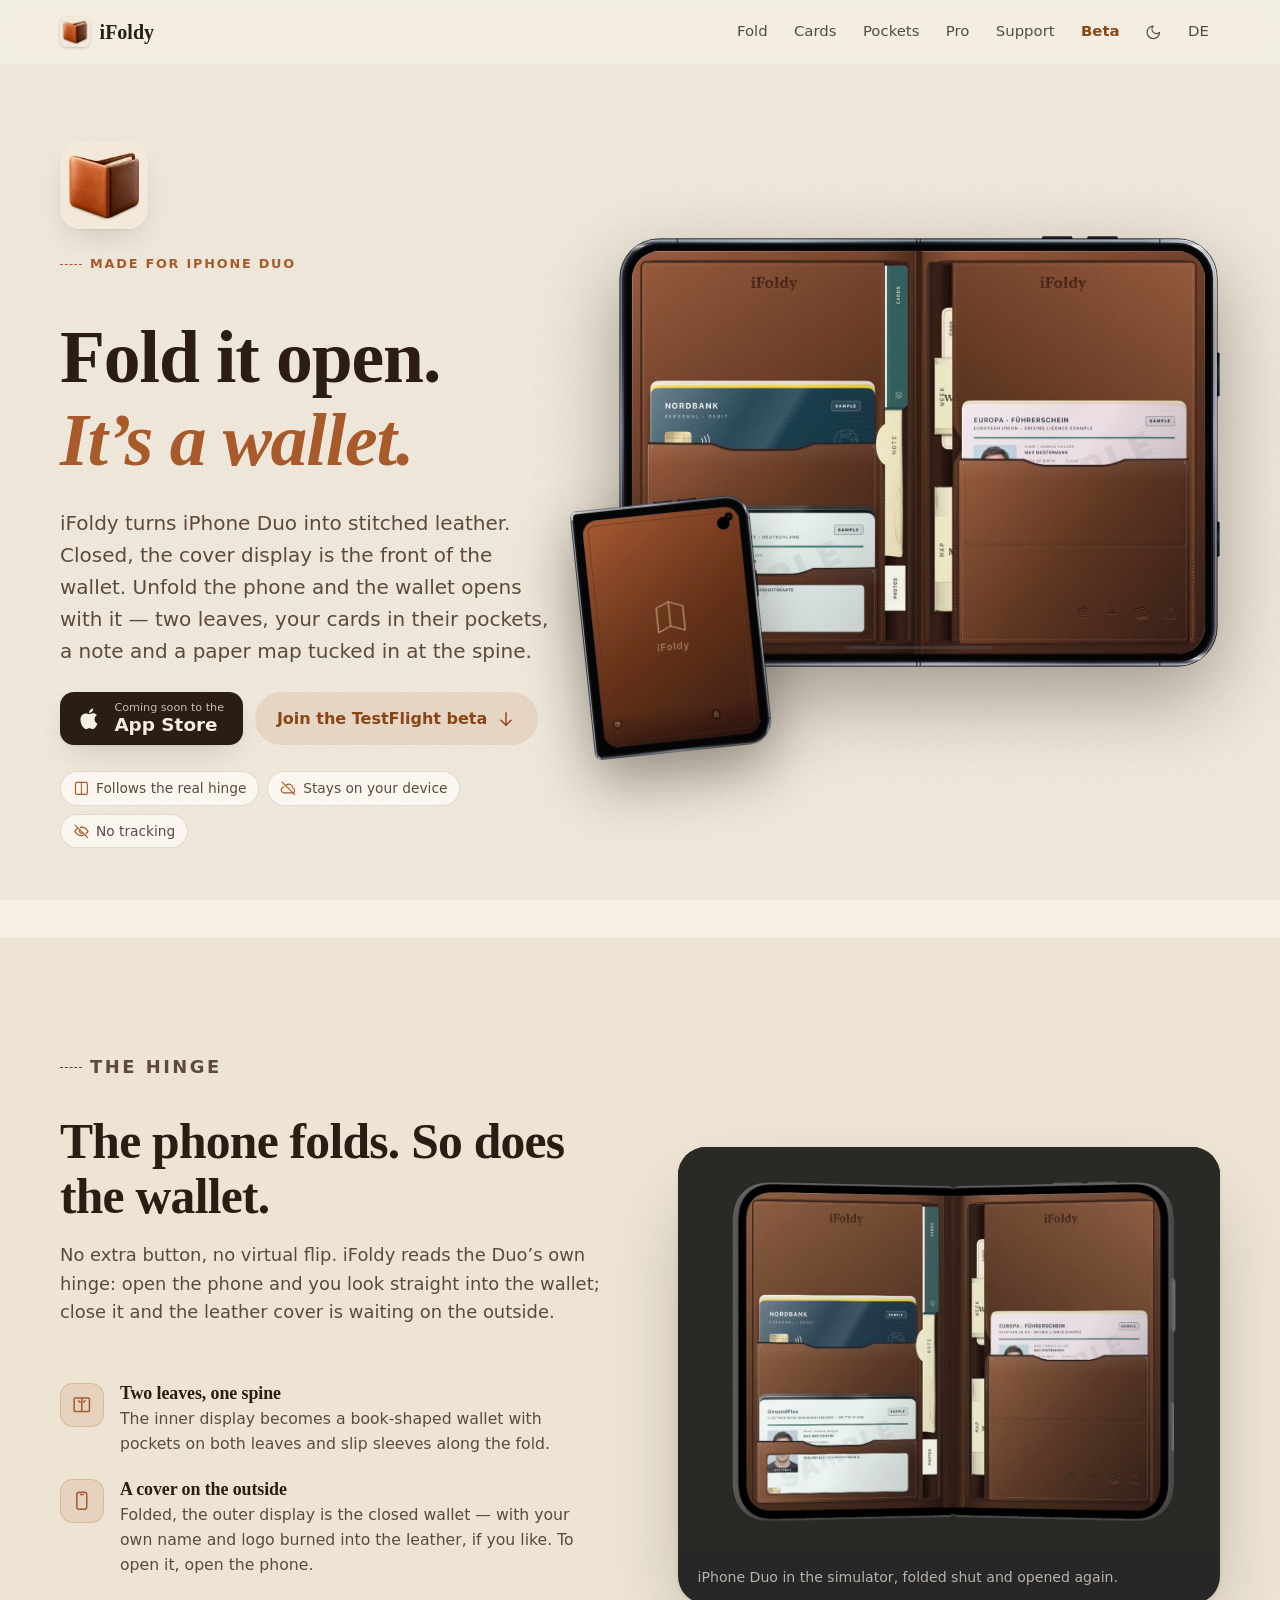
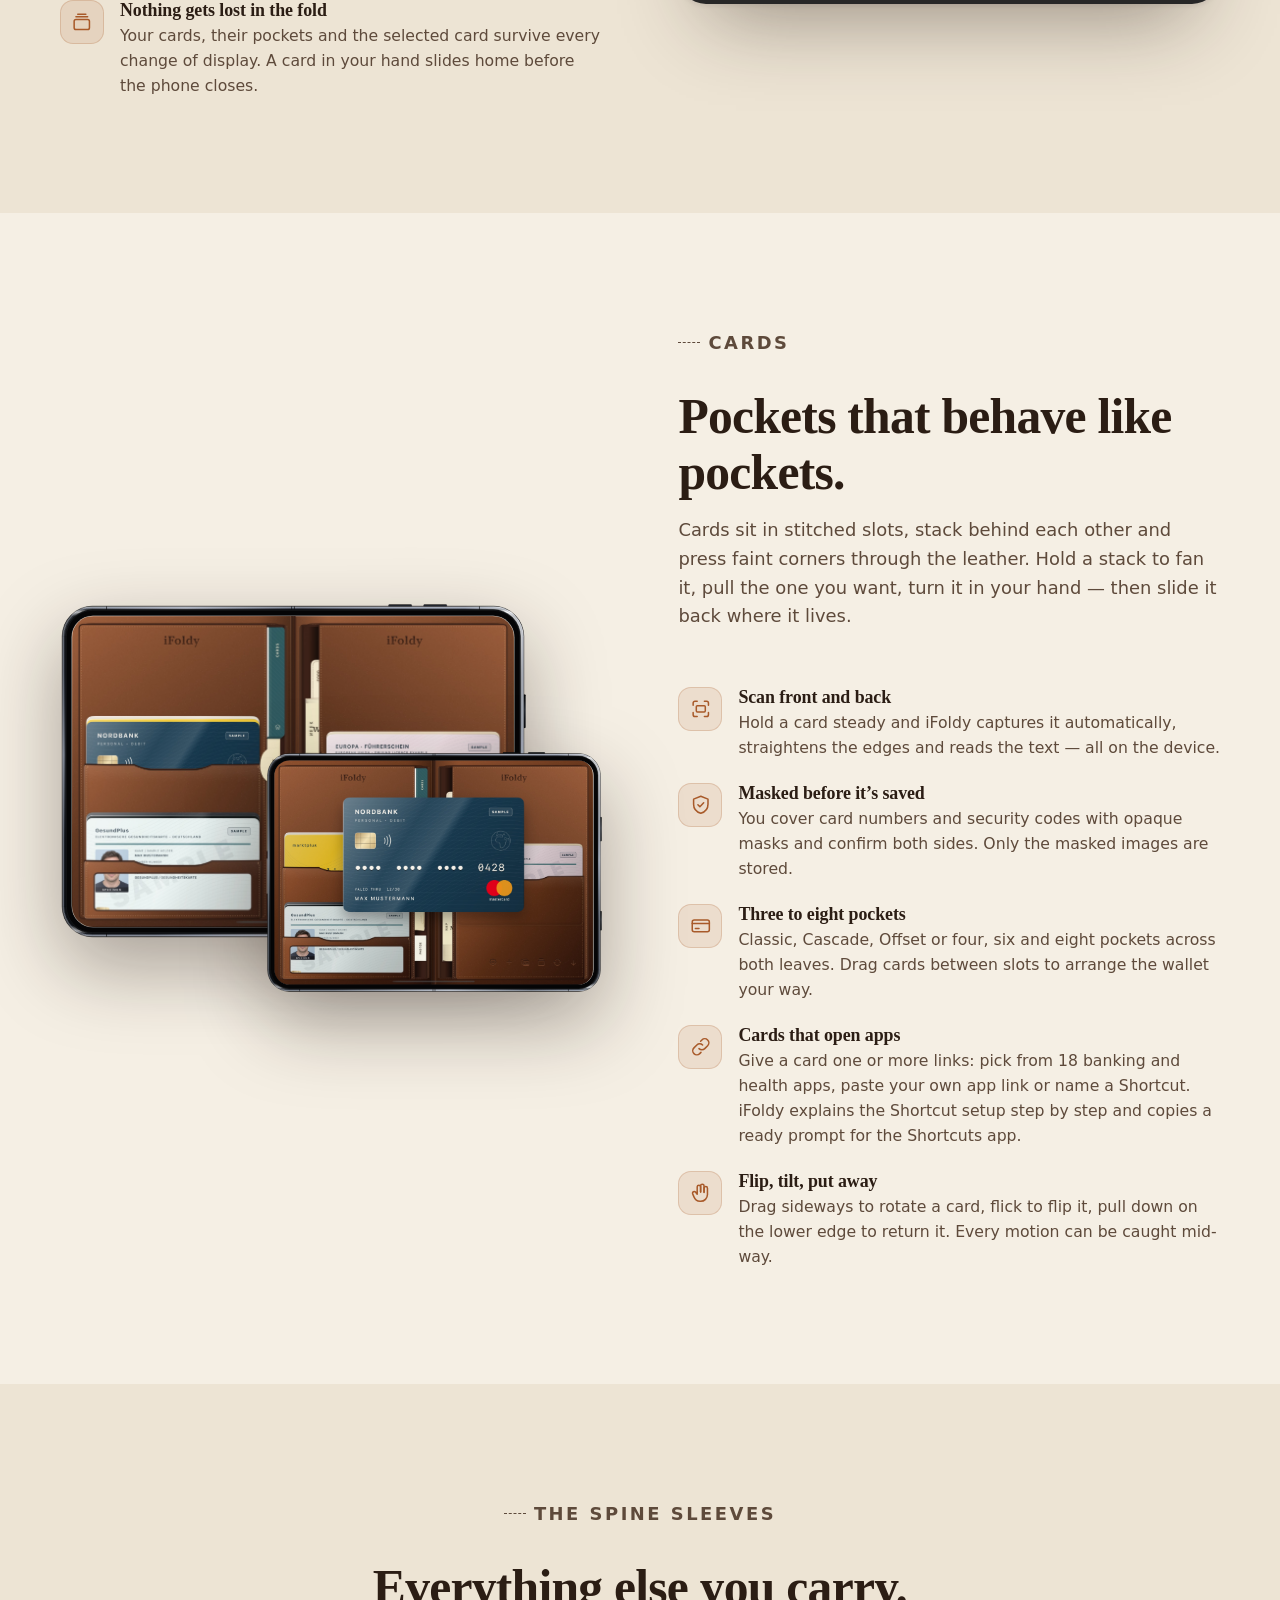
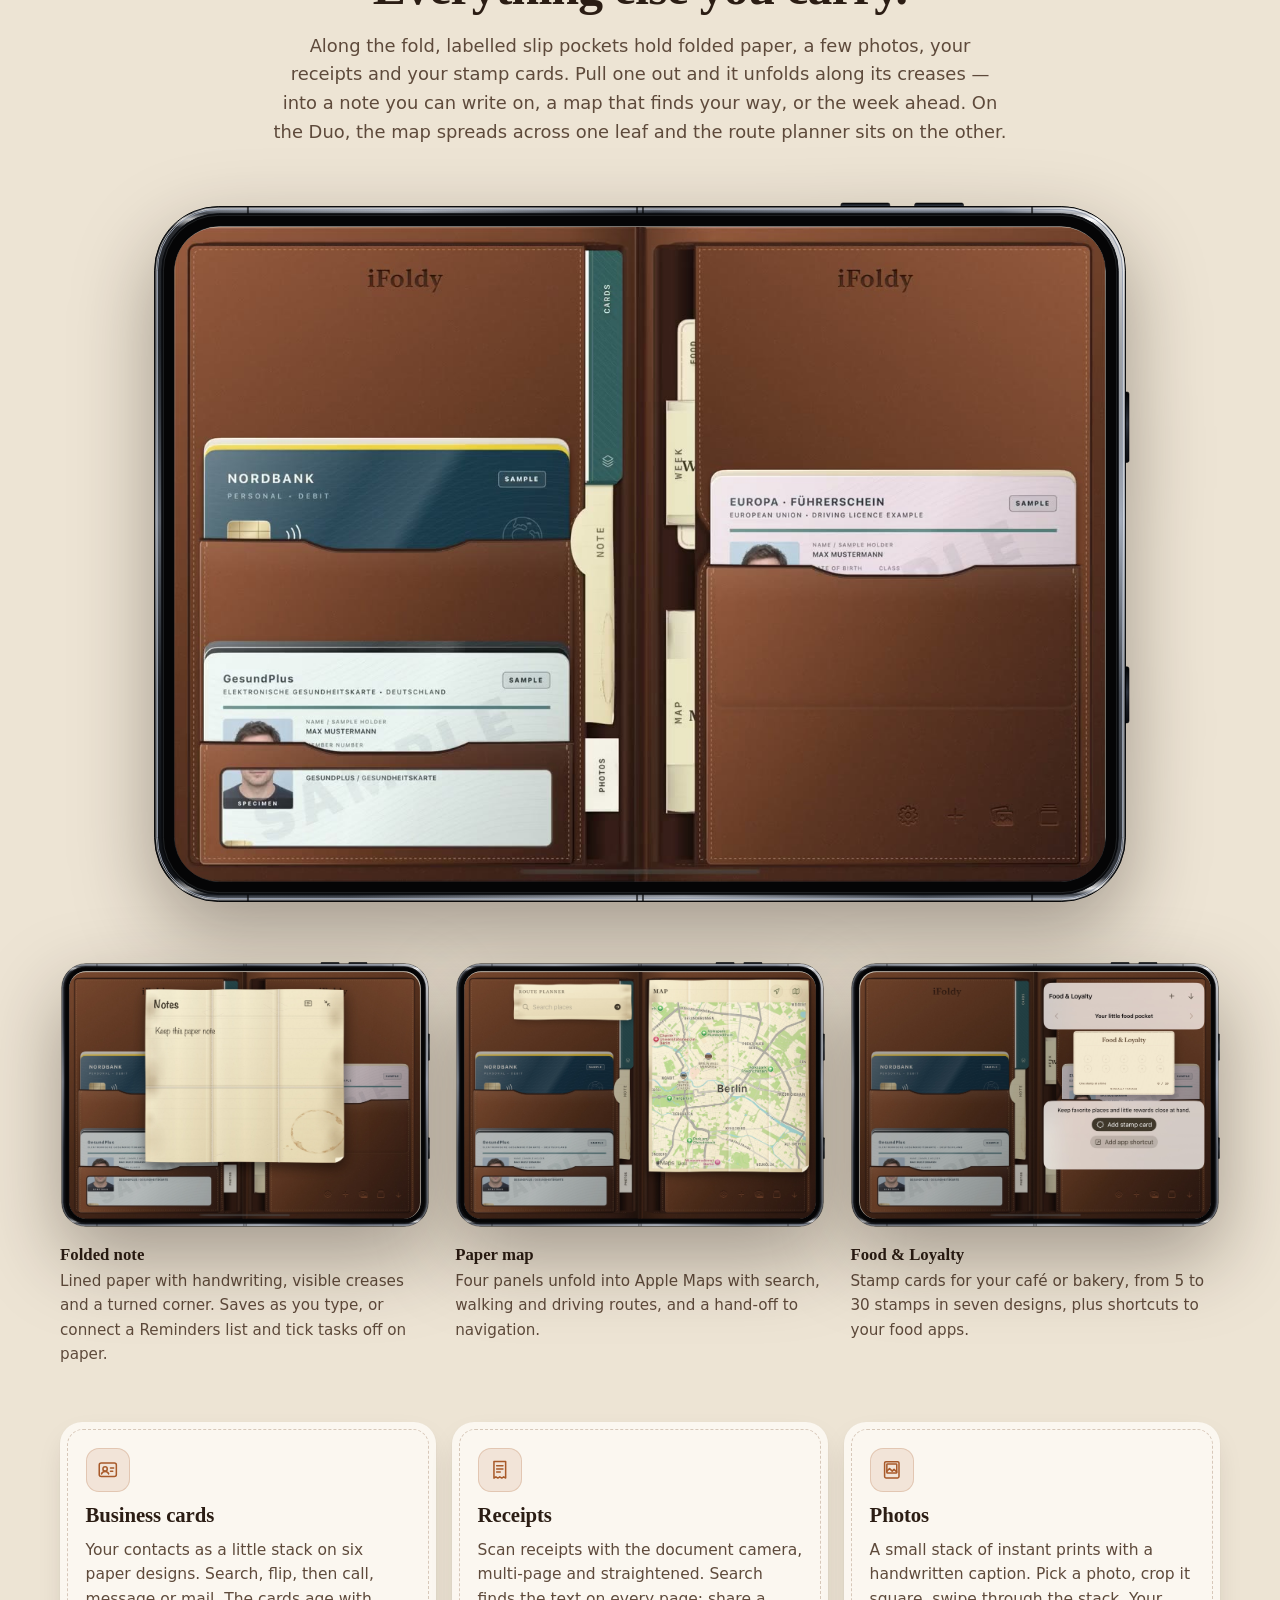
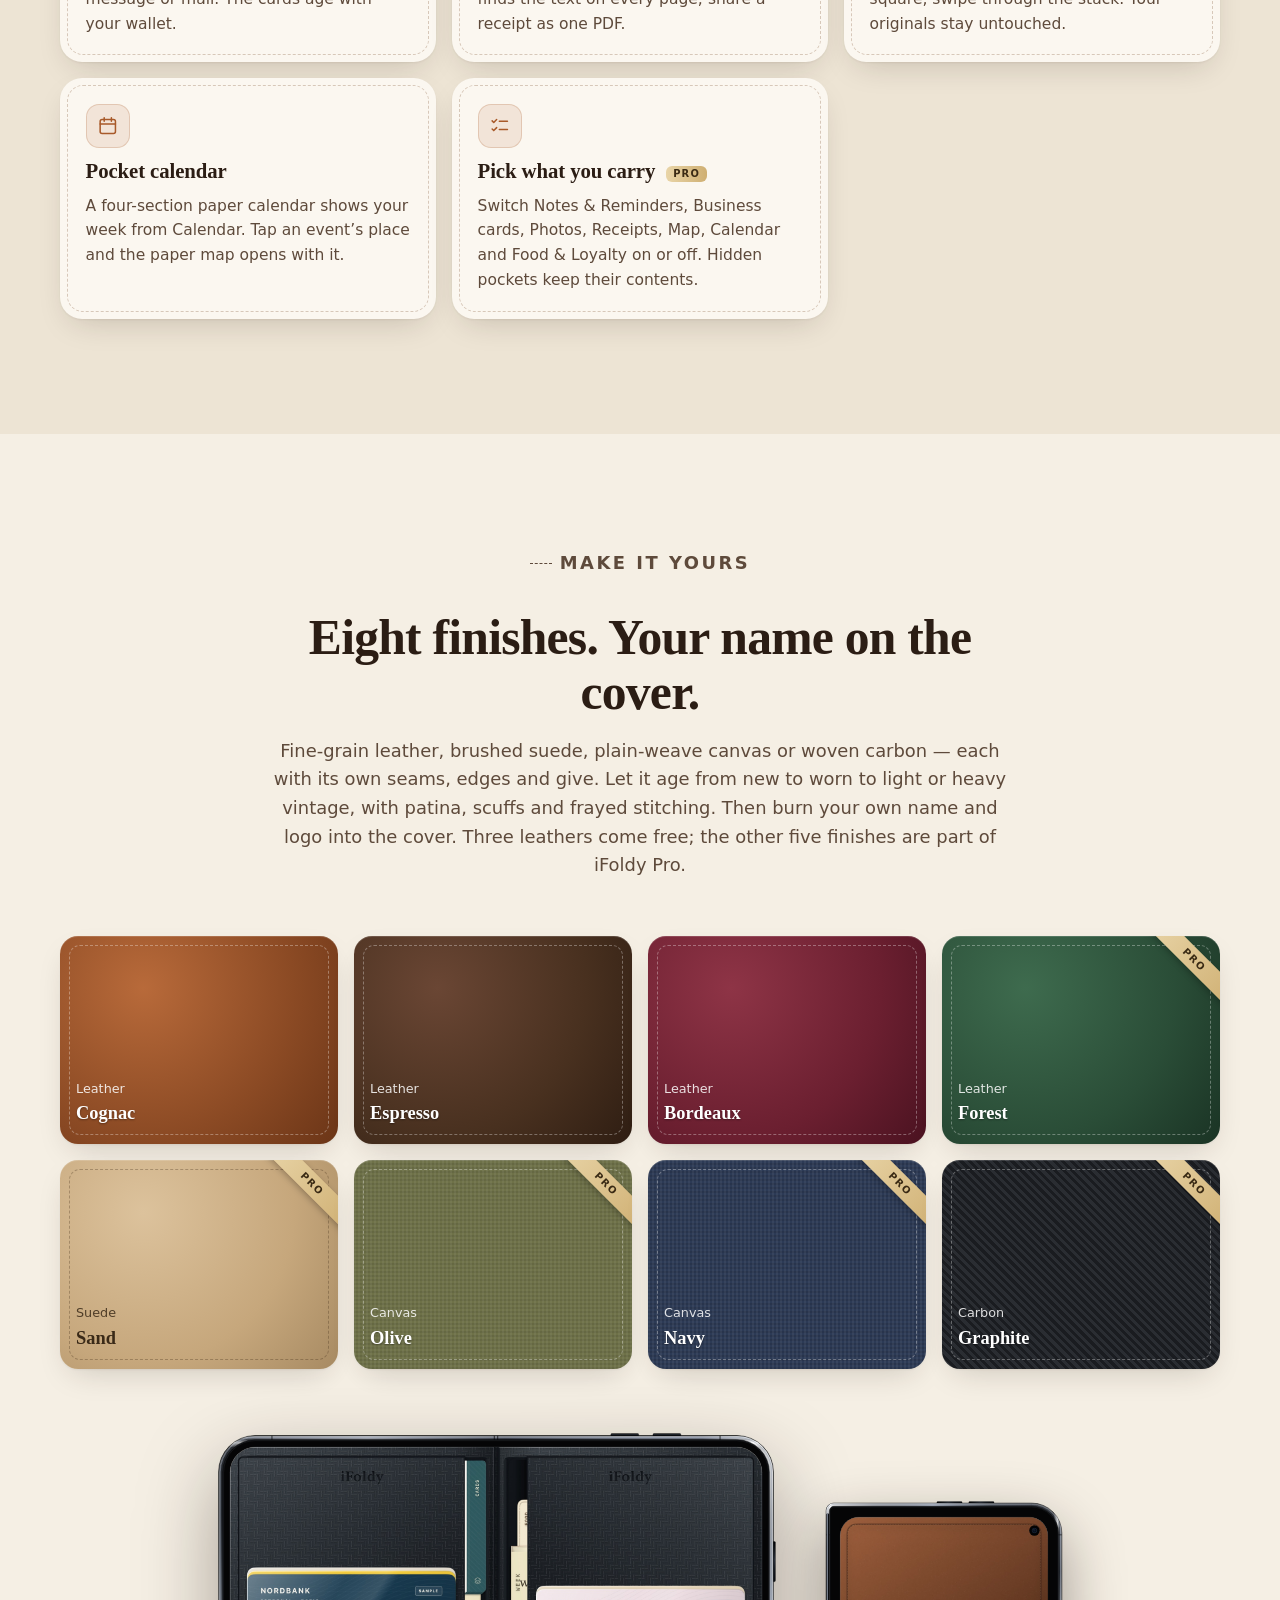
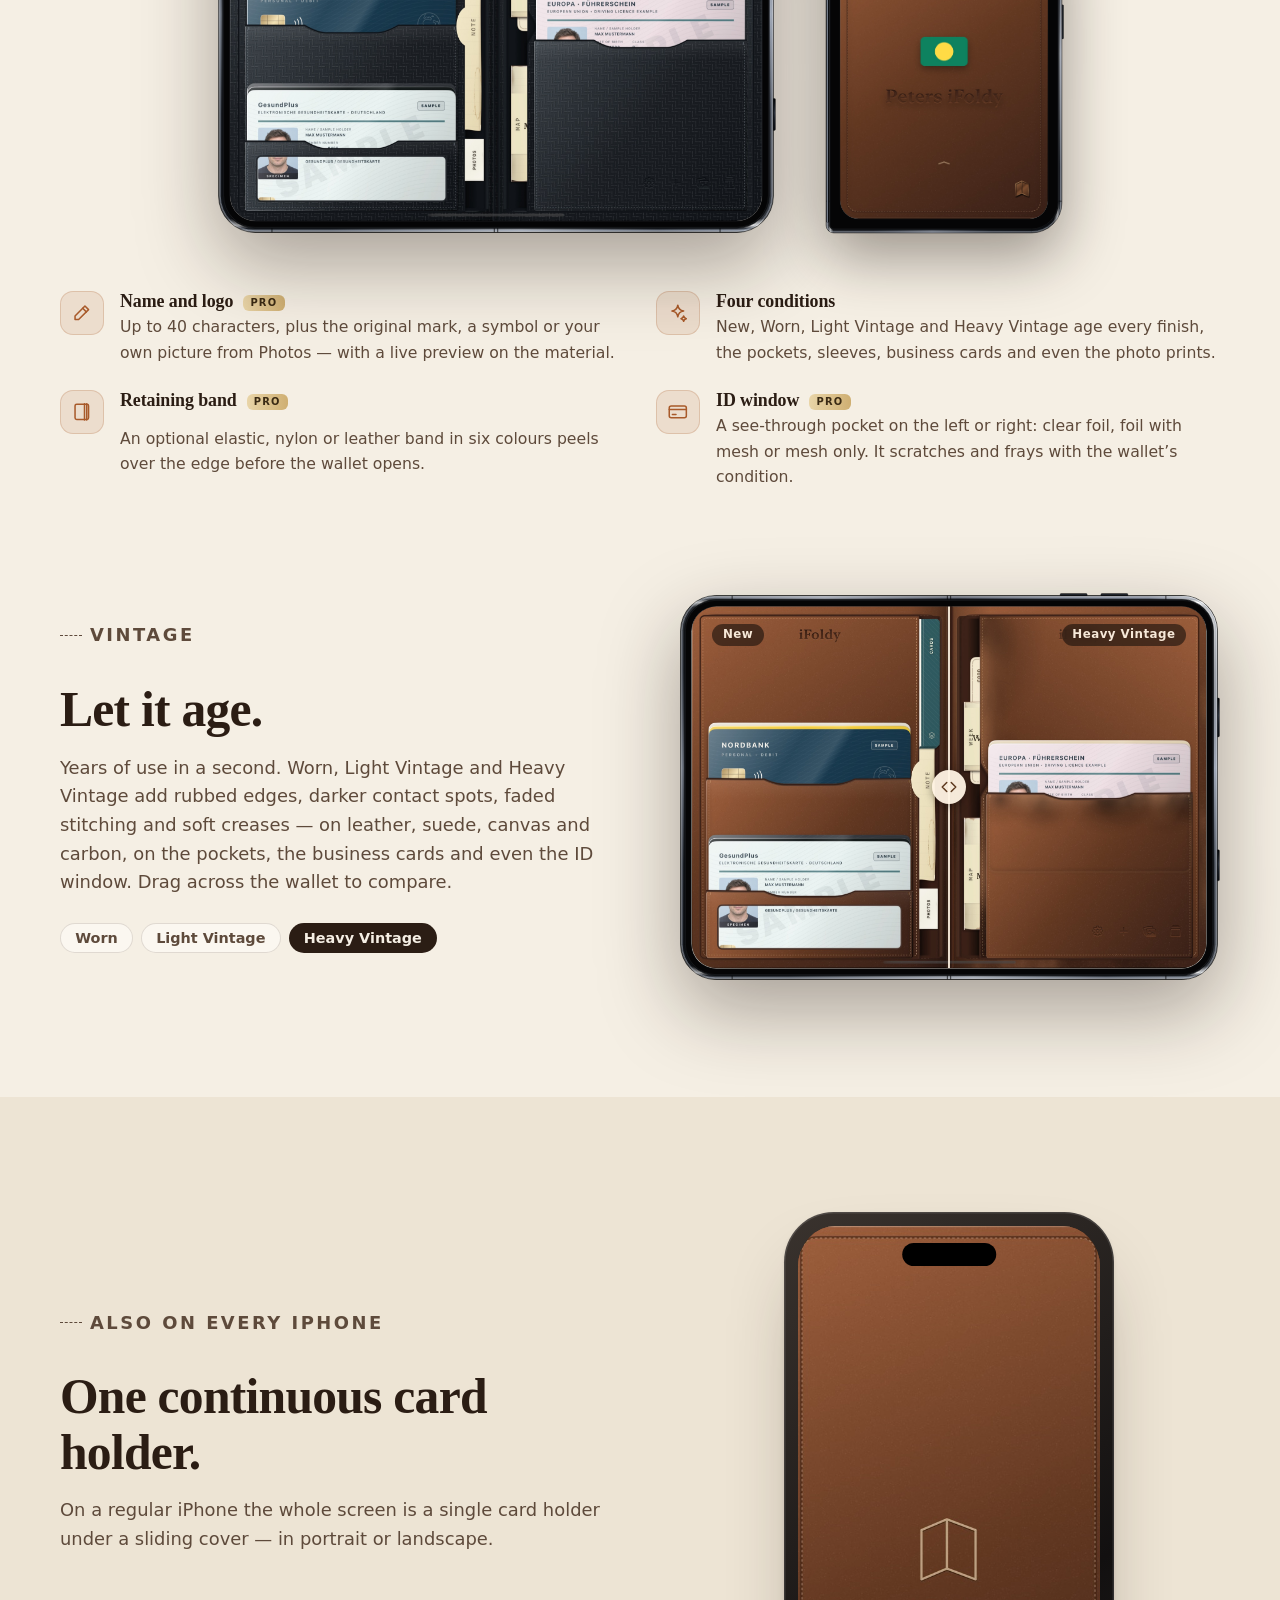
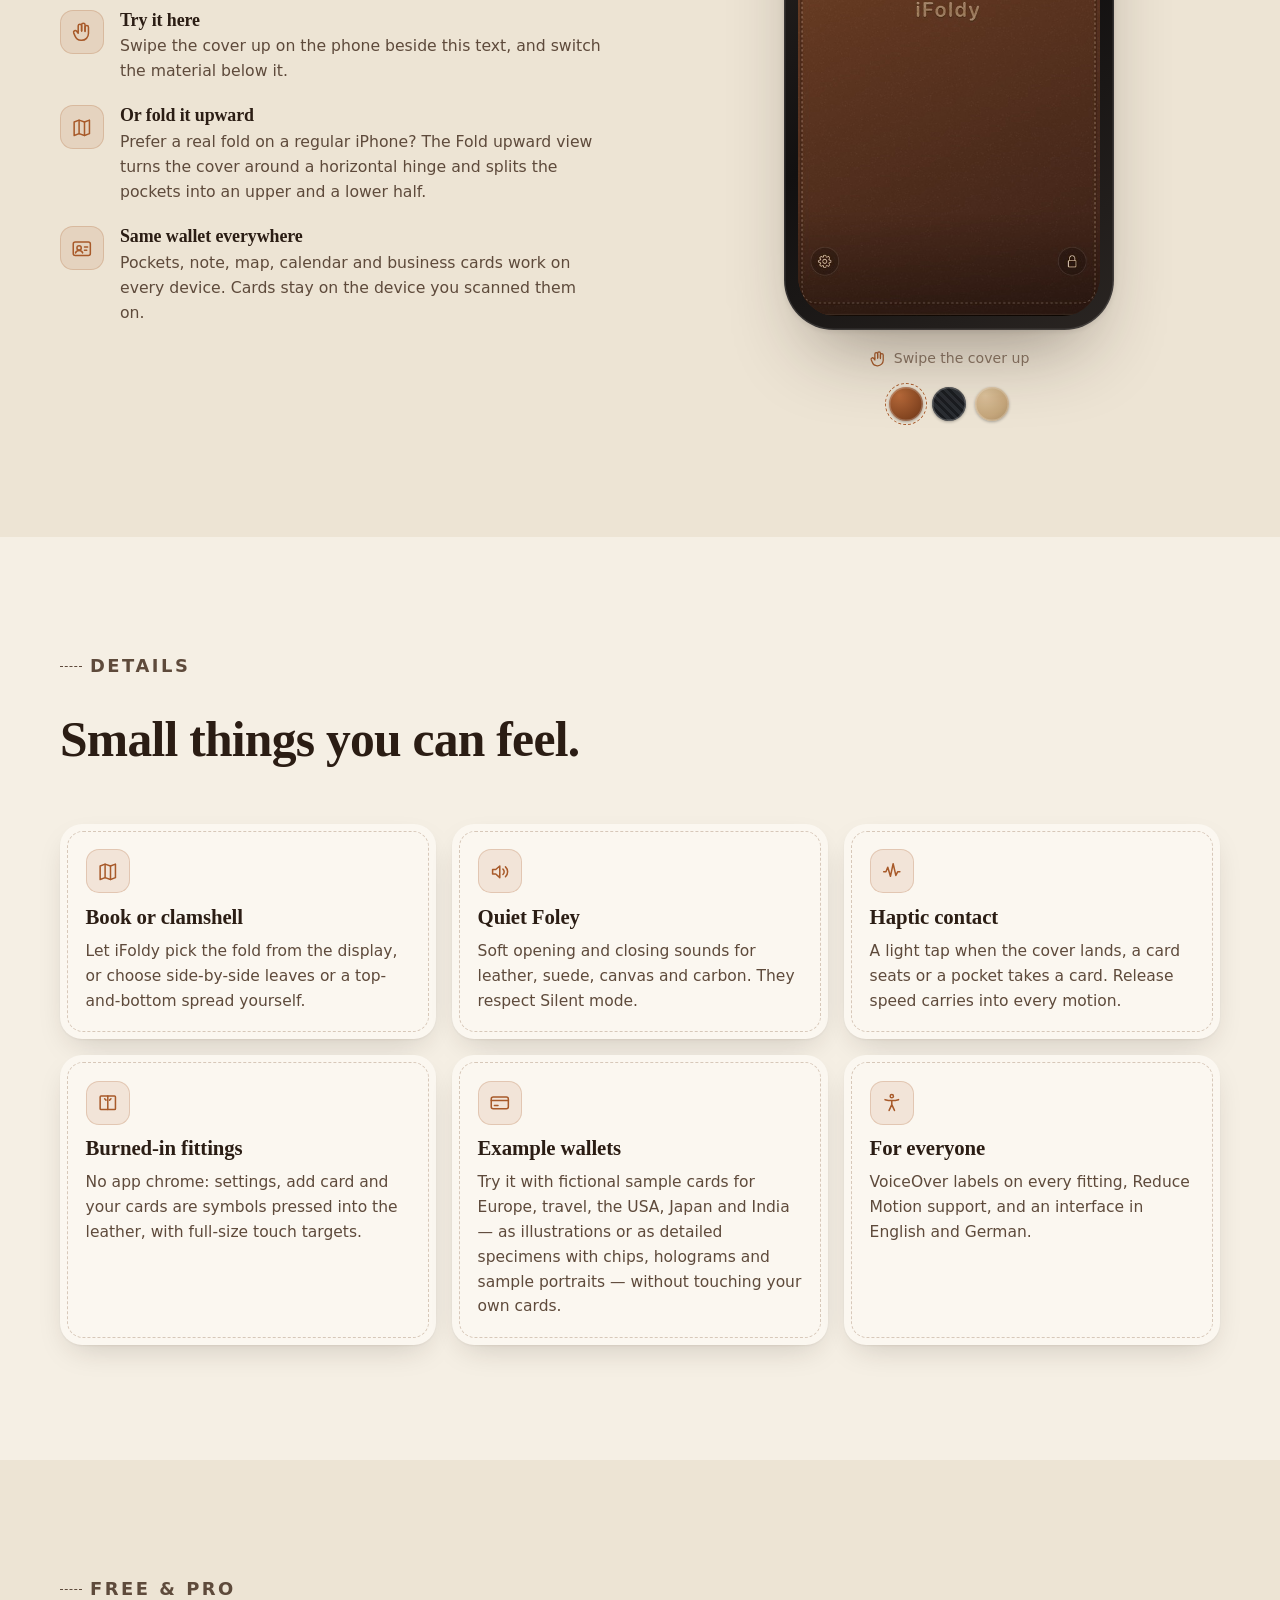
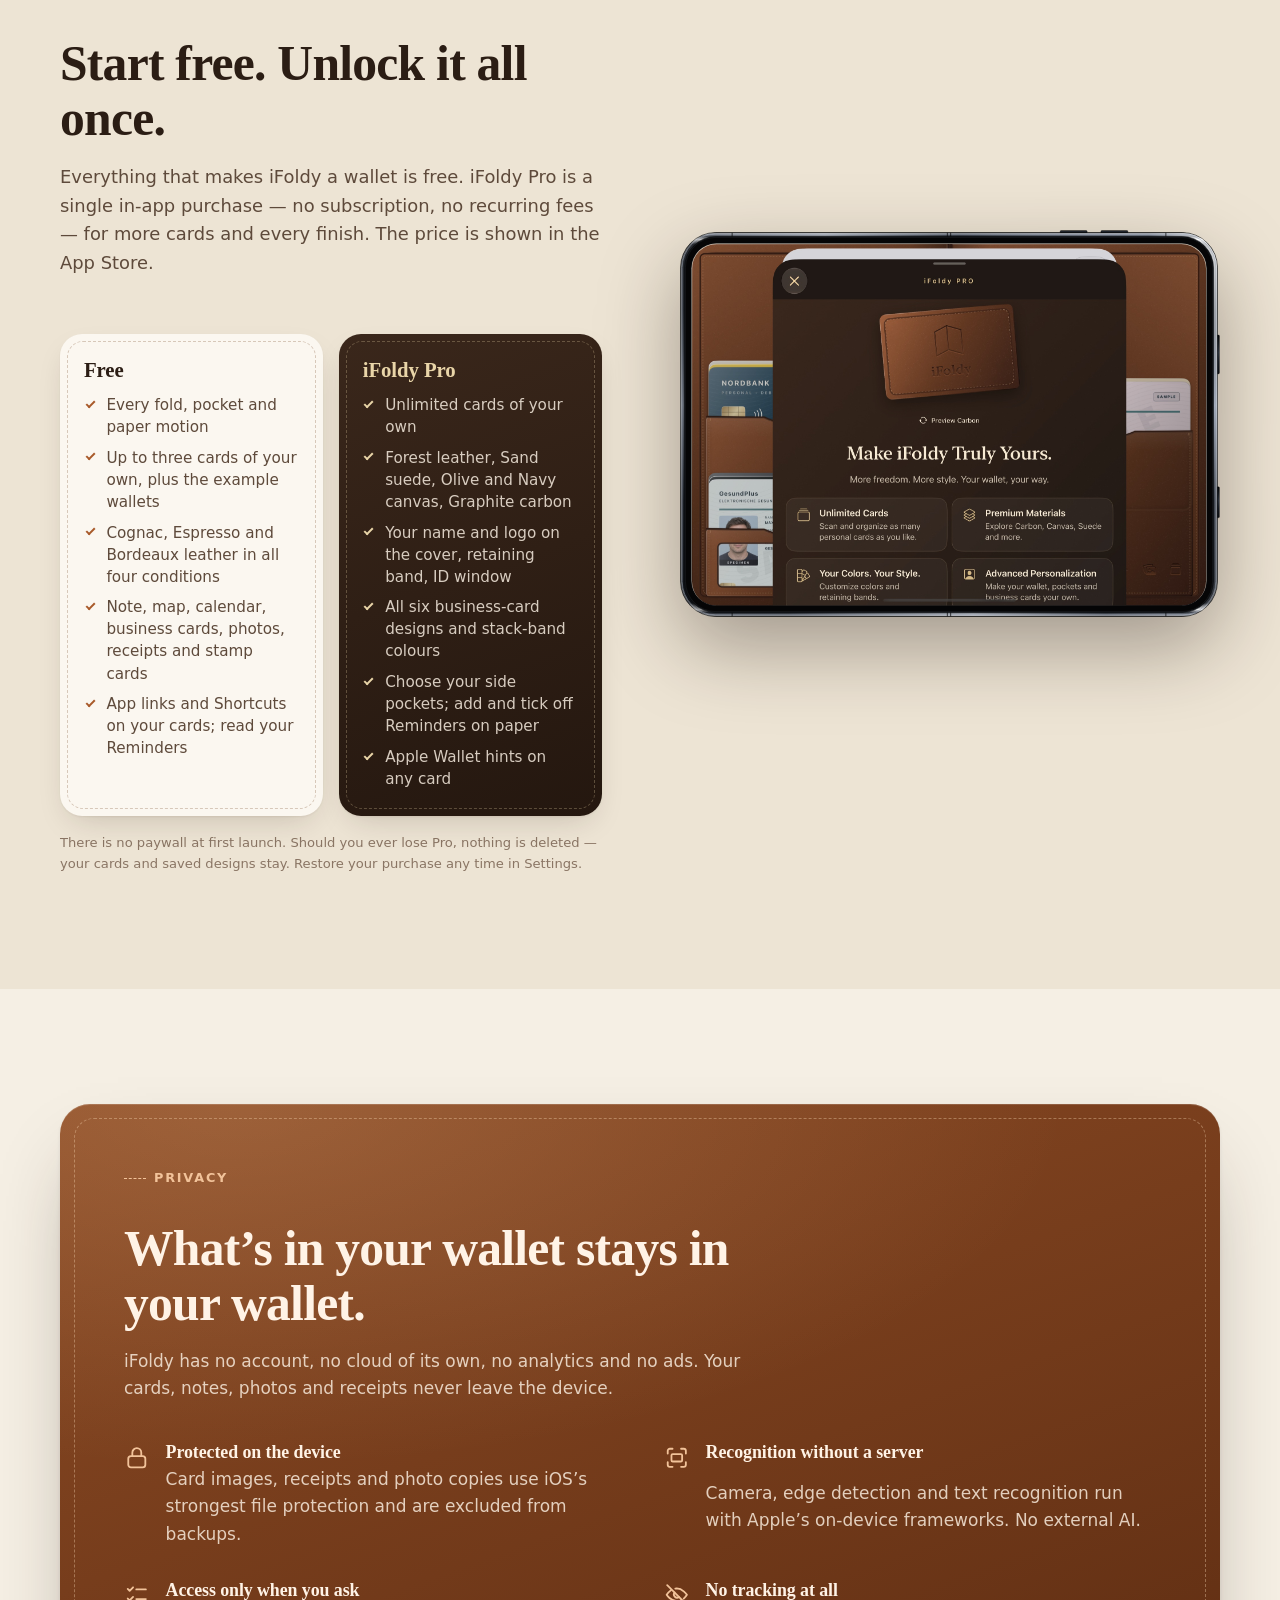
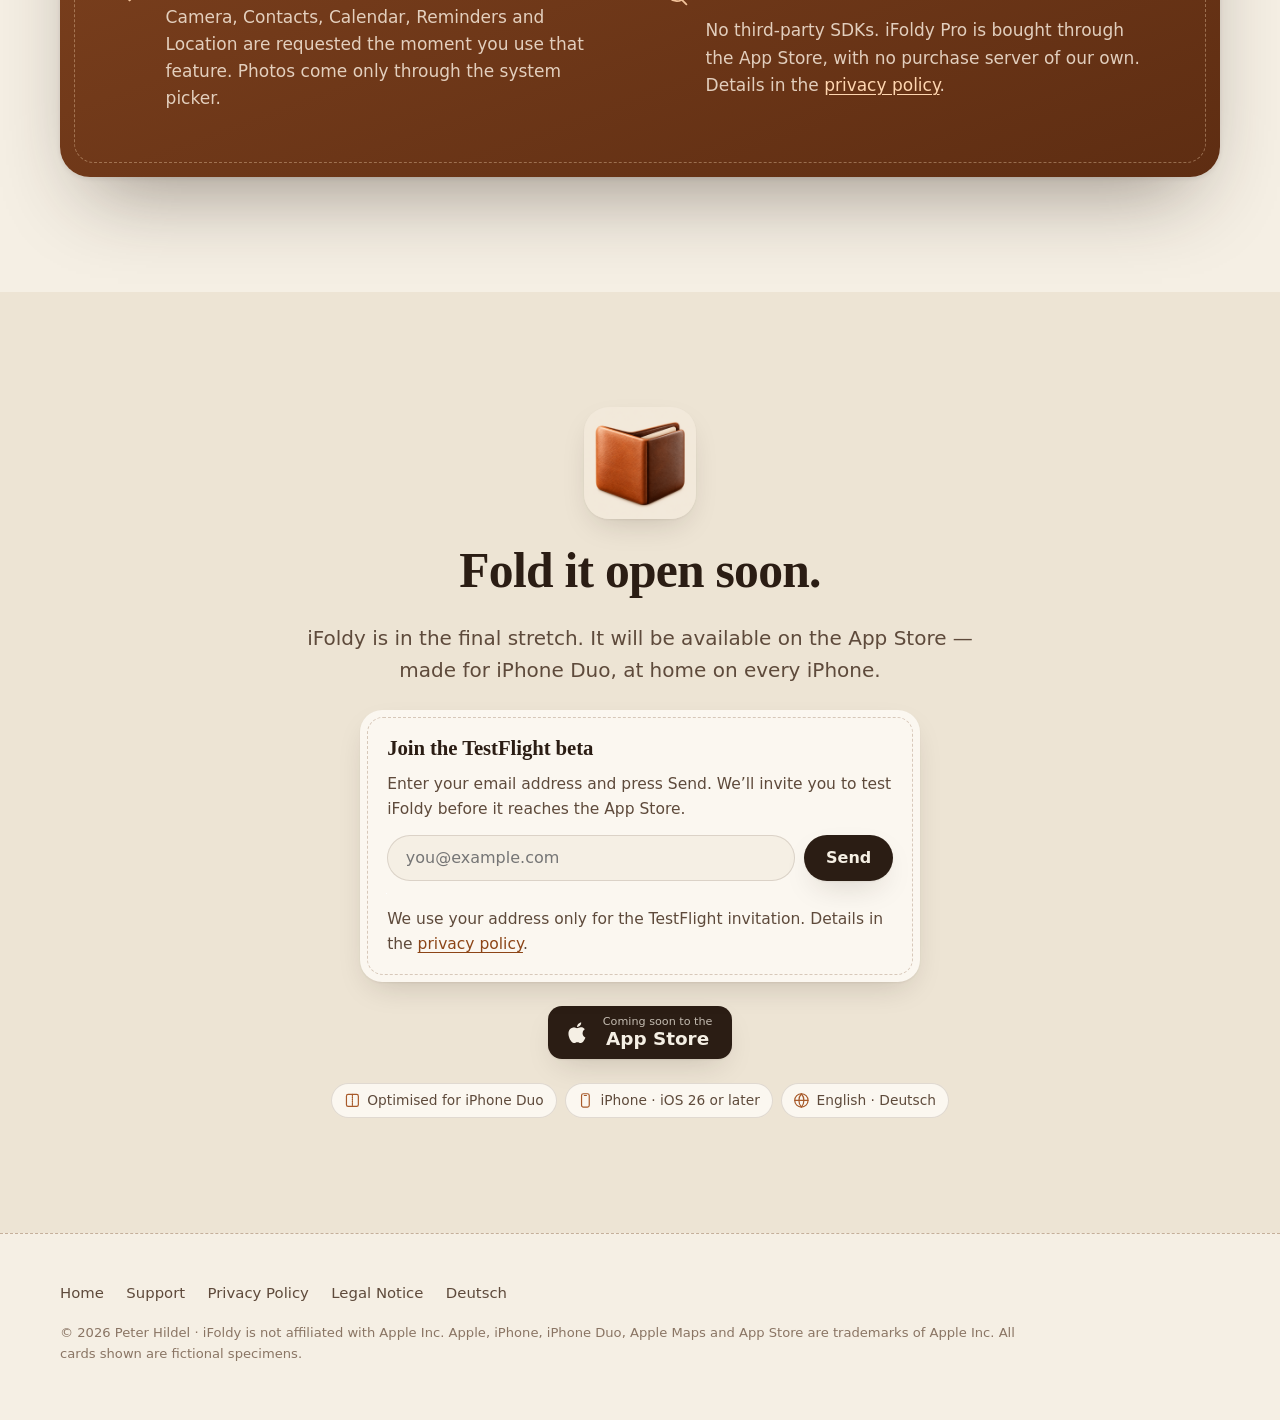
<file: index.html>
<!DOCTYPE html>
<html lang="en">
<head>
  <meta charset="UTF-8">
  <meta name="viewport" content="width=device-width, initial-scale=1.0">
  <title>iFoldy — A leather wallet for iPhone Duo</title>
  <meta name="description" content="iFoldy turns iPhone Duo into a real wallet: fold the phone open and the wallet opens with it. Pockets for your scanned cards, a folded note, a paper map, a pocket calendar and stamp cards. Free to start, iFoldy Pro as a one-time purchase. Everything stays on your device.">
  <link rel="canonical" href="https://ifoldy.app/">
  <link rel="alternate" hreflang="en" href="https://ifoldy.app/index.html">
  <link rel="alternate" hreflang="de" href="https://ifoldy.app/index-de.html">
  <link rel="alternate" hreflang="x-default" href="https://ifoldy.app/index.html">
  <meta name="theme-color" content="#F5EFE4" media="(prefers-color-scheme: light)">
  <meta name="theme-color" content="#1A120D" media="(prefers-color-scheme: dark)">
  <meta property="og:type" content="website">
  <meta property="og:title" content="iFoldy — A leather wallet for iPhone Duo">
  <meta property="og:description" content="Fold your iPhone Duo open and the wallet opens with it: pockets for your cards, a folded note, a paper map. Everything stays on your device.">
  <meta property="og:image" content="https://ifoldy.app/assets/img/duo-open.jpg">
  <meta property="og:locale" content="en">
  <meta property="og:locale:alternate" content="de">
  <meta name="twitter:card" content="summary_large_image">
  <link rel="icon" href="assets/favicon-64.png" sizes="64x64" type="image/png">
  <link rel="icon" href="assets/favicon-32.png" sizes="32x32" type="image/png">
  <link rel="apple-touch-icon" href="assets/apple-touch-icon.png">
  <script>
    (function () {
      try {
        var saved = localStorage.getItem('theme');
        if (saved === 'dark' || (!saved && matchMedia('(prefers-color-scheme: dark)').matches))
          document.documentElement.classList.add('dark');
      } catch (e) {}
    })();
  </script>
  <link rel="stylesheet" href="assets/landing.css?v=7">
</head>
<body>
<a class="skip" href="#main">Skip to content</a>

<div id="nav-top" aria-hidden="true"></div>
<nav class="nav">
  <div class="wrap nav-inner">
    <a class="brand" href="index.html">
      <img src="assets/icon-256.png" alt="" width="30" height="30">
      <span>iFoldy</span>
    </a>
    <div class="nav-right">
      <a class="nav-link hide-sm" href="#fold">Fold</a>
      <a class="nav-link hide-sm" href="#cards">Cards</a>
      <a class="nav-link hide-sm" href="#sleeve">Pockets</a>
      <a class="nav-link hide-sm" href="#pro">Pro</a>
      <a class="nav-link hide-sm" href="support.html">Support</a>
      <a class="nav-link nav-beta" href="#beta">Beta</a>
      <button id="theme-toggle" class="icon-btn" type="button" aria-label="Switch between light and dark" aria-pressed="false">
        <svg class="ico" id="theme-icon" aria-hidden="true"><use href="assets/icons.svg#i-moon"/></svg>
      </button>
      <a class="nav-link" href="index-de.html" hreflang="de" lang="de">DE</a>
    </div>
  </div>
</nav>

<main id="main">

  <!-- ============================ Hero ============================ -->
  <section class="hero">
    <div class="wrap hero-grid">
      <div class="hero-copy">
        <img class="hero-icon" src="assets/icon-512.png" alt="iFoldy app icon" width="88" height="88">
        <p class="eyebrow">Made for iPhone Duo</p>
        <h1>Fold it open.<br><span class="accent">It’s a wallet.</span></h1>
        <p class="lede">
          iFoldy turns iPhone Duo into stitched leather. Closed, the cover display is the
          front of the wallet. Unfold the phone and the wallet opens with it — two leaves,
          your cards in their pockets, a note and a paper map tucked in at the spine.
        </p>
        <div class="btn-row">
          <span class="store-badge" aria-label="Coming soon to the App Store">
            <svg class="ico" aria-hidden="true"><use href="assets/icons.svg#i-apple"/></svg>
            <span><small>Coming soon to the</small><b>App Store</b></span>
          </span>
          <a class="btn btn-secondary" href="#beta">
            Join the TestFlight beta
            <svg class="ico" aria-hidden="true"><use href="assets/icons.svg#i-arrow-down"/></svg>
          </a>
        </div>
        <div class="pill-row">
          <span class="pill"><svg class="ico" aria-hidden="true"><use href="assets/icons.svg#i-tablet"/></svg> Follows the real hinge</span>
          <span class="pill"><svg class="ico" aria-hidden="true"><use href="assets/icons.svg#i-cloud-off"/></svg> Stays on your device</span>
          <span class="pill"><svg class="ico" aria-hidden="true"><use href="assets/icons.svg#i-eye-off"/></svg> No tracking</span>
        </div>
      </div>

      <div class="duo-hero">
        <div class="duo">
          <div class="screen">
            <video src="assets/img/duo-cards.mp4?v=2" poster="assets/img/duo-cards-poster.jpg?v=2"
                   autoplay muted loop playsinline preload="metadata" width="1424" height="1002"
                   aria-label="Recording on iPhone Duo: cards are pulled from their leather pockets, turned and slid back."></video>
          </div>
        </div>
        <div class="duo-outer">
          <div class="screen"><img src="assets/img/duo-outer-cover.jpg" alt="The folded iPhone Duo: the cover display shows the stitched leather front with the iFoldy mark." width="1031" height="1500"></div>
        </div>
      </div>
    </div>
  </section>

  <!-- ============================ Fold ============================ -->
  <section class="block tinted" id="fold">
    <div class="wrap split">
      <div class="reveal">
        <div class="section-head">
          <p class="eyebrow">The hinge</p>
          <h2>The phone folds. So does the wallet.</h2>
          <p>
            No extra button, no virtual flip. iFoldy reads the Duo’s own hinge: open the
            phone and you look straight into the wallet; close it and the leather cover is
            waiting on the outside.
          </p>
        </div>
        <ul class="feature-list">
          <li>
            <span class="badge"><svg class="ico" aria-hidden="true"><use href="assets/icons.svg#i-wallet"/></svg></span>
            <h3>Two leaves, one spine</h3>
            <p>The inner display becomes a book-shaped wallet with pockets on both leaves and slip sleeves along the fold.</p>
          </li>
          <li>
            <span class="badge"><svg class="ico" aria-hidden="true"><use href="assets/icons.svg#i-phone"/></svg></span>
            <h3>A cover on the outside</h3>
            <p>Folded, the outer display is the closed wallet — with your own name and logo burned into the leather, if you like. To open it, open the phone.</p>
          </li>
          <li>
            <span class="badge"><svg class="ico" aria-hidden="true"><use href="assets/icons.svg#i-stack"/></svg></span>
            <h3>Nothing gets lost in the fold</h3>
            <p>Your cards, their pockets and the selected card survive every change of display. A card in your hand slides home before the phone closes.</p>
          </li>
        </ul>
      </div>
      <figure class="fold-stage reveal" style="margin:0">
        <video src="assets/img/duo-fold.mp4?v=2" poster="assets/img/duo-fold-poster.jpg?v=2"
               autoplay muted loop playsinline preload="metadata" width="1200" height="900"
               aria-label="Simulator recording: the iPhone Duo is folded shut, showing the leather cover, and unfolded again into the open wallet."></video>
        <figcaption>iPhone Duo in the simulator, folded shut and opened again.</figcaption>
      </figure>
    </div>
  </section>

  <!-- ============================ Cards ============================ -->
  <section class="block" id="cards">
    <div class="wrap split flip">
      <div class="reveal">
        <div class="section-head">
          <p class="eyebrow">Cards</p>
          <h2>Pockets that behave like pockets.</h2>
          <p>
            Cards sit in stitched slots, stack behind each other and press faint corners
            through the leather. Hold a stack to fan it, pull the one you want, turn it
            in your hand — then slide it back where it lives.
          </p>
        </div>
        <ul class="feature-list">
          <li>
            <span class="badge"><svg class="ico" aria-hidden="true"><use href="assets/icons.svg#i-scan"/></svg></span>
            <h3>Scan front and back</h3>
            <p>Hold a card steady and iFoldy captures it automatically, straightens the edges and reads the text — all on the device.</p>
          </li>
          <li>
            <span class="badge"><svg class="ico" aria-hidden="true"><use href="assets/icons.svg#i-shield"/></svg></span>
            <h3>Masked before it’s saved</h3>
            <p>You cover card numbers and security codes with opaque masks and confirm both sides. Only the masked images are stored.</p>
          </li>
          <li>
            <span class="badge"><svg class="ico" aria-hidden="true"><use href="assets/icons.svg#i-card"/></svg></span>
            <h3>Three to eight pockets</h3>
            <p>Classic, Cascade, Offset or four, six and eight pockets across both leaves. Drag cards between slots to arrange the wallet your way.</p>
          </li>
          <li>
            <span class="badge"><svg class="ico" aria-hidden="true"><use href="assets/icons.svg#i-link"/></svg></span>
            <h3>Cards that open apps</h3>
            <p>Give a card one or more links: pick from 18 banking and health apps, paste your own app link or name a Shortcut. iFoldy explains the Shortcut setup step by step and copies a ready prompt for the Shortcuts app.</p>
          </li>
          <li>
            <span class="badge"><svg class="ico" aria-hidden="true"><use href="assets/icons.svg#i-hand"/></svg></span>
            <h3>Flip, tilt, put away</h3>
            <p>Drag sideways to rotate a card, flick to flip it, pull down on the lower edge to return it. Every motion can be caught mid-way.</p>
          </li>
        </ul>
      </div>
      <div class="duo-pair reveal">
        <div class="duo"><div class="screen"><img src="assets/img/duo-interior.jpg" alt="The open wallet on iPhone Duo with sample cards: a Nordbank debit card, a health card in the clear ID window and a driving licence, the iFoldy name burned into both leaves and labelled paper sleeves along the spine." width="1800" height="1266" loading="lazy"></div></div>
        <div class="duo"><div class="screen"><img src="assets/img/duo-card-out.jpg" alt="The Nordbank sample debit card pulled from its pocket and held in front of the open wallet." width="1800" height="1266" loading="lazy"></div></div>
      </div>
    </div>
  </section>

  <!-- ============================ Sleeve ============================ -->
  <section class="block tinted" id="sleeve">
    <div class="wrap">
      <div class="section-head center reveal">
        <p class="eyebrow">The spine sleeves</p>
        <h2>Everything else you carry.</h2>
        <p>
          Along the fold, labelled slip pockets hold folded paper, a few photos, your receipts and
          your stamp cards. Pull one out and it unfolds along its creases — into a note you can write
          on, a map that finds your way, or the week ahead. On the Duo, the map spreads across one
          leaf and the route planner sits on the other.
        </p>
      </div>
      <div class="duo reveal" style="max-width:980px;margin-inline:auto">
        <div class="screen">
          <video src="assets/img/duo-note.mp4?v=2" poster="assets/img/duo-note-poster.jpg?v=2"
                 autoplay muted loop playsinline preload="metadata" width="1280" height="900"
                 aria-label="Recording on iPhone Duo: a folded note is pulled from the sleeve at the spine, unfolds across the wallet and folds back in, then the folded city map opens and goes back into its sleeve."></video>
        </div>
      </div>
      <div class="gallery">
        <figure class="reveal">
          <div class="duo"><div class="screen"><img src="assets/img/duo-note.jpg" alt="A lined paper note unfolded over the wallet." width="1800" height="1266" loading="lazy"></div></div>
          <figcaption><b>Folded note</b>Lined paper with handwriting, visible creases and a turned corner. Saves as you type, or connect a Reminders list and tick tasks off on paper.</figcaption>
        </figure>
        <figure class="reveal">
          <div class="duo"><div class="screen"><img src="assets/img/duo-map.jpg" alt="A folded paper map of Berlin with a route planner on the other leaf." width="1800" height="1266" loading="lazy"></div></div>
          <figcaption><b>Paper map</b>Four panels unfold into Apple Maps with search, walking and driving routes, and a hand-off to navigation.</figcaption>
        </figure>
        <figure class="reveal">
          <div class="duo"><div class="screen"><img src="assets/img/duo-food.jpg" alt="The Food &amp; Loyalty pocket open on the right leaf: an empty stamp card with ten circles and buttons to add a stamp card or an app shortcut." width="1800" height="1266" loading="lazy"></div></div>
          <figcaption><b>Food &amp; Loyalty</b>Stamp cards for your café or bakery, from 5 to 30 stamps in seven designs, plus shortcuts to your food apps.</figcaption>
        </figure>
      </div>
      <div class="cards pockets-list">
        <article class="card reveal">
          <span class="badge"><svg class="ico" aria-hidden="true"><use href="assets/icons.svg#i-person"/></svg></span>
          <h3>Business cards</h3>
          <p>Your contacts as a little stack on six paper designs. Search, flip, then call, message or mail. The cards age with your wallet.</p>
        </article>
        <article class="card reveal">
          <span class="badge"><svg class="ico" aria-hidden="true"><use href="assets/icons.svg#i-receipt"/></svg></span>
          <h3>Receipts</h3>
          <p>Scan receipts with the document camera, multi-page and straightened. Search finds the text on every page; share a receipt as one PDF.</p>
        </article>
        <article class="card reveal">
          <span class="badge"><svg class="ico" aria-hidden="true"><use href="assets/icons.svg#i-photo"/></svg></span>
          <h3>Photos</h3>
          <p>A small stack of instant prints with a handwritten caption. Pick a photo, crop it square, swipe through the stack. Your originals stay untouched.</p>
        </article>
        <article class="card reveal">
          <span class="badge"><svg class="ico" aria-hidden="true"><use href="assets/icons.svg#i-calendar"/></svg></span>
          <h3>Pocket calendar</h3>
          <p>A four-section paper calendar shows your week from Calendar. Tap an event’s place and the paper map opens with it.</p>
        </article>
        <article class="card reveal">
          <span class="badge"><svg class="ico" aria-hidden="true"><use href="assets/icons.svg#i-check-list"/></svg></span>
          <h3>Pick what you carry <span class="pro-tag">Pro</span></h3>
          <p>Switch Notes &amp; Reminders, Business cards, Photos, Receipts, Map, Calendar and Food &amp; Loyalty on or off. Hidden pockets keep their contents.</p>
        </article>
      </div>
    </div>
  </section>

  <!-- ============================ Materials ============================ -->
  <section class="block" id="materials">
    <div class="wrap">
      <div class="section-head center reveal">
        <p class="eyebrow">Make it yours</p>
        <h2>Eight finishes. Your name on the cover.</h2>
        <p>
          Fine-grain leather, brushed suede, plain-weave canvas or woven carbon — each with
          its own seams, edges and give. Let it age from new to worn to light or heavy vintage,
          with patina, scuffs and frayed stitching. Then burn your own name and logo into the cover.
          Three leathers come free; the other five finishes are part of iFoldy Pro.
        </p>
      </div>
      <div class="materials reveal">
        <div class="material m-cognac"><span>Leather</span><b>Cognac</b></div>
        <div class="material m-espresso"><span>Leather</span><b>Espresso</b></div>
        <div class="material m-bordeaux"><span>Leather</span><b>Bordeaux</b></div>
        <div class="material m-forest pro"><span>Leather</span><b>Forest</b></div>
        <div class="material m-sand pro"><span>Suede</span><b>Sand</b></div>
        <div class="material m-olive pro"><span>Canvas</span><b>Olive</b></div>
        <div class="material m-navy pro"><span>Canvas</span><b>Navy</b></div>
        <div class="material m-carbon pro"><span>Carbon</span><b>Graphite</b></div>
      </div>
      <div class="duo-covers reveal">
        <div class="duo"><div class="screen"><img src="assets/img/duo-carbon.jpg" alt="The open wallet on iPhone Duo in graphite carbon, with a fine woven texture on both leaves and the sample cards in their pockets." width="1800" height="1266" loading="lazy"></div></div>
        <div class="duo-outer"><div class="screen"><img src="assets/img/duo-cover-personal.jpg" alt="The folded Duo with a personalised cognac cover: an imported logo and the name “Peters iFoldy” burned into the leather." width="1031" height="1500" loading="lazy"></div></div>
      </div>
      <ul class="feature-list personal-list reveal">
        <li>
          <span class="badge"><svg class="ico" aria-hidden="true"><use href="assets/icons.svg#i-pen"/></svg></span>
          <h3>Name and logo <span class="pro-tag">Pro</span></h3>
          <p>Up to 40 characters, plus the original mark, a symbol or your own picture from Photos — with a live preview on the material.</p>
        </li>
        <li>
          <span class="badge"><svg class="ico" aria-hidden="true"><use href="assets/icons.svg#i-sparkle"/></svg></span>
          <h3>Four conditions</h3>
          <p>New, Worn, Light Vintage and Heavy Vintage age every finish, the pockets, sleeves, business cards and even the photo prints.</p>
        </li>
        <li>
          <span class="badge"><svg class="ico" aria-hidden="true"><use href="assets/icons.svg#i-band"/></svg></span>
          <h3>Retaining band <span class="pro-tag">Pro</span></h3>
          <p>An optional elastic, nylon or leather band in six colours peels over the edge before the wallet opens.</p>
        </li>
        <li>
          <span class="badge"><svg class="ico" aria-hidden="true"><use href="assets/icons.svg#i-card"/></svg></span>
          <h3>ID window <span class="pro-tag">Pro</span></h3>
          <p>A see-through pocket on the left or right: clear foil, foil with mesh or mesh only. It scratches and frays with the wallet’s condition.</p>
        </li>
      </ul>
      <div class="split wear-block">
        <div class="reveal">
          <div class="section-head">
            <p class="eyebrow">Vintage</p>
            <h2>Let it age.</h2>
            <p>Years of use in a second. Worn, Light Vintage and Heavy Vintage add rubbed edges, darker contact spots, faded stitching and soft creases — on leather, suede, canvas and carbon, on the pockets, the business cards and even the ID window. Drag across the wallet to compare.</p>
          </div>
          <div class="wear-chips" role="group" aria-label="Condition">
            <button type="button" data-wear-src="assets/img/duo-wear-worn.jpg" aria-pressed="false">Worn</button>
            <button type="button" data-wear-src="assets/img/duo-wear-light.jpg" aria-pressed="false">Light Vintage</button>
            <button type="button" data-wear-src="assets/img/duo-wear-heavy.jpg" aria-pressed="true">Heavy Vintage</button>
          </div>
        </div>
        <div class="duo wear reveal" data-wear>
          <div class="screen">
            <img src="assets/img/duo-wear-new.jpg" alt="The open wallet on iPhone Duo in new cognac leather." width="1800" height="1266" loading="lazy">
            <div class="wear-aged"><img data-wear-img src="assets/img/duo-wear-heavy.jpg" alt="" width="1800" height="1266" loading="lazy"></div>
            <span class="wear-line" aria-hidden="true"></span>
            <span class="wear-tag wear-tag-l" aria-hidden="true">New</span>
            <span class="wear-tag wear-tag-r" aria-hidden="true" data-wear-label>Heavy Vintage</span>
            <input class="wear-range" type="range" min="0" max="100" value="50" aria-label="Compare the new wallet with the aged one">
          </div>
        </div>
      </div>
    </div>
  </section>

  <!-- ============================ Other iPhones ============================ -->
  <section class="block tinted" id="iphone">
    <div class="wrap split">
      <div class="reveal">
        <div class="section-head">
          <p class="eyebrow">Also on every iPhone</p>
          <h2>One continuous card holder.</h2>
          <p>
            On a regular iPhone the whole screen is a single card holder under a sliding
            cover — in portrait or landscape.
          </p>
        </div>
        <ul class="feature-list">
          <li>
            <span class="badge"><svg class="ico" aria-hidden="true"><use href="assets/icons.svg#i-hand"/></svg></span>
            <h3>Try it here</h3>
            <p>Swipe the cover up on the phone beside this text, and switch the material below it.</p>
          </li>
          <li>
            <span class="badge"><svg class="ico" aria-hidden="true"><use href="assets/icons.svg#i-fold"/></svg></span>
            <h3>Or fold it upward</h3>
            <p>Prefer a real fold on a regular iPhone? The Fold upward view turns the cover around a horizontal hinge and splits the pockets into an upper and a lower half.</p>
          </li>
          <li>
            <span class="badge"><svg class="ico" aria-hidden="true"><use href="assets/icons.svg#i-person"/></svg></span>
            <h3>Same wallet everywhere</h3>
            <p>Pockets, note, map, calendar and business cards work on every device. Cards stay on the device you scanned them on.</p>
          </li>
        </ul>
      </div>

      <div class="phone-demo reveal" data-wallet>
        <div class="phone">
          <div class="screen">
            <img src="assets/img/open-phone.jpg" alt="The open wallet on iPhone: cards sit in stitched leather pockets on one continuous surface." width="506" height="1100" loading="lazy">
            <button class="cover" type="button" aria-expanded="false"
                    aria-label="Open the wallet" data-label-open="Open the wallet" data-label-close="Wallet is open">
              <img class="on" data-material="cognac" src="assets/img/cover-cognac.jpg" alt="" width="506" height="1100" loading="lazy">
              <img data-material="carbon" src="assets/img/cover-carbon.jpg" alt="" width="506" height="1100" loading="lazy">
              <img data-material="sand" src="assets/img/cover-sand.jpg" alt="" width="506" height="1100" loading="lazy">
            </button>
            <span class="island" aria-hidden="true"></span>
          </div>
        </div>
        <span class="demo-hint">
          <svg class="ico" aria-hidden="true"><use href="assets/icons.svg#i-hand"/></svg>
          <span data-hint data-open="Swipe the cover up" data-close="Tap the pockets to close">Swipe the cover up</span>
        </span>
        <div class="swatches" role="group" aria-label="Cover material">
          <button class="swatch m-cognac" type="button" data-material="cognac" aria-pressed="true" aria-label="Cognac leather"></button>
          <button class="swatch m-carbon" type="button" data-material="carbon" aria-pressed="false" aria-label="Graphite carbon"></button>
          <button class="swatch m-sand" type="button" data-material="sand" aria-pressed="false" aria-label="Sand suede"></button>
        </div>
      </div>
    </div>
  </section>

  <!-- ============================ Details ============================ -->
  <section class="block" id="details">
    <div class="wrap">
      <div class="section-head reveal">
        <p class="eyebrow">Details</p>
        <h2>Small things you can feel.</h2>
      </div>
      <div class="cards">
        <article class="card reveal">
          <span class="badge"><svg class="ico" aria-hidden="true"><use href="assets/icons.svg#i-fold"/></svg></span>
          <h3>Book or clamshell</h3>
          <p>Let iFoldy pick the fold from the display, or choose side-by-side leaves or a top-and-bottom spread yourself.</p>
        </article>
        <article class="card reveal">
          <span class="badge"><svg class="ico" aria-hidden="true"><use href="assets/icons.svg#i-sound"/></svg></span>
          <h3>Quiet Foley</h3>
          <p>Soft opening and closing sounds for leather, suede, canvas and carbon. They respect Silent mode.</p>
        </article>
        <article class="card reveal">
          <span class="badge"><svg class="ico" aria-hidden="true"><use href="assets/icons.svg#i-wave"/></svg></span>
          <h3>Haptic contact</h3>
          <p>A light tap when the cover lands, a card seats or a pocket takes a card. Release speed carries into every motion.</p>
        </article>
        <article class="card reveal">
          <span class="badge"><svg class="ico" aria-hidden="true"><use href="assets/icons.svg#i-wallet"/></svg></span>
          <h3>Burned-in fittings</h3>
          <p>No app chrome: settings, add card and your cards are symbols pressed into the leather, with full-size touch targets.</p>
        </article>
        <article class="card reveal">
          <span class="badge"><svg class="ico" aria-hidden="true"><use href="assets/icons.svg#i-card"/></svg></span>
          <h3>Example wallets</h3>
          <p>Try it with fictional sample cards for Europe, travel, the USA, Japan and India — as illustrations or as detailed specimens with chips, holograms and sample portraits — without touching your own cards.</p>
        </article>
        <article class="card reveal">
          <span class="badge"><svg class="ico" aria-hidden="true"><use href="assets/icons.svg#i-access"/></svg></span>
          <h3>For everyone</h3>
          <p>VoiceOver labels on every fitting, Reduce Motion support, and an interface in English and German.</p>
        </article>
      </div>
    </div>
  </section>

  <!-- ============================ Pro ============================ -->
  <section class="block tinted" id="pro">
    <div class="wrap split">
      <div class="reveal">
        <div class="section-head">
          <p class="eyebrow">Free &amp; Pro</p>
          <h2>Start free. Unlock it all once.</h2>
          <p>
            Everything that makes iFoldy a wallet is free. iFoldy Pro is a single in-app
            purchase — no subscription, no recurring fees — for more cards and every finish.
            The price is shown in the App Store.
          </p>
        </div>
        <div class="plans">
          <div class="plan">
            <h3>Free</h3>
            <ul>
              <li>Every fold, pocket and paper motion</li>
              <li>Up to three cards of your own, plus the example wallets</li>
              <li>Cognac, Espresso and Bordeaux leather in all four conditions</li>
              <li>Note, map, calendar, business cards, photos, receipts and stamp cards</li>
              <li>App links and Shortcuts on your cards; read your Reminders</li>
            </ul>
          </div>
          <div class="plan plan-pro">
            <h3>iFoldy Pro</h3>
            <ul>
              <li>Unlimited cards of your own</li>
              <li>Forest leather, Sand suede, Olive and Navy canvas, Graphite carbon</li>
              <li>Your name and logo on the cover, retaining band, ID window</li>
              <li>All six business-card designs and stack-band colours</li>
              <li>Choose your side pockets; add and tick off Reminders on paper</li>
              <li>Apple Wallet hints on any card</li>
            </ul>
          </div>
        </div>
        <p class="plans-note tiny">There is no paywall at first launch. Should you ever lose Pro, nothing is deleted — your cards and saved designs stay. Restore your purchase any time in Settings.</p>
      </div>
      <div class="duo reveal">
        <div class="screen"><img src="assets/img/duo-paywall.jpg" alt="The iFoldy Pro sheet on iPhone Duo: a leather card preview above the heading “Make iFoldy Truly Yours.” and tiles for Unlimited Cards, Premium Materials and personalization." width="1800" height="1266" loading="lazy"></div>
      </div>
    </div>
  </section>

  <!-- ============================ Privacy ============================ -->
  <section class="block" id="privacy">
    <div class="wrap">
      <div class="leather-panel reveal">
        <div style="position:relative;max-width:42rem;display:grid;gap:1rem">
          <p class="eyebrow">Privacy</p>
          <h2>What’s in your wallet stays in your wallet.</h2>
          <p>iFoldy has no account, no cloud of its own, no analytics and no ads. Your cards, notes, photos and receipts never leave the device.</p>
        </div>
        <div class="grid">
          <div>
            <svg class="ico" aria-hidden="true"><use href="assets/icons.svg#i-lock"/></svg>
            <h3>Protected on the device</h3>
            <p>Card images, receipts and photo copies use iOS’s strongest file protection and are excluded from backups.</p>
          </div>
          <div>
            <svg class="ico" aria-hidden="true"><use href="assets/icons.svg#i-scan"/></svg>
            <h3>Recognition without a server</h3>
            <p>Camera, edge detection and text recognition run with Apple’s on-device frameworks. No external AI.</p>
          </div>
          <div>
            <svg class="ico" aria-hidden="true"><use href="assets/icons.svg#i-check-list"/></svg>
            <h3>Access only when you ask</h3>
            <p>Camera, Contacts, Calendar, Reminders and Location are requested the moment you use that feature. Photos come only through the system picker.</p>
          </div>
          <div>
            <svg class="ico" aria-hidden="true"><use href="assets/icons.svg#i-eye-off"/></svg>
            <h3>No tracking at all</h3>
            <p>No third-party SDKs. iFoldy Pro is bought through the App Store, with no purchase server of our own. Details in the <a href="privacy.html">privacy policy</a>.</p>
          </div>
        </div>
      </div>
    </div>
  </section>

  <!-- ============================ CTA ============================ -->
  <section class="block tinted" id="get">
    <div class="wrap cta reveal">
      <img class="hero-icon" src="assets/icon-512.png" alt="" width="112" height="112">
      <h2>Fold it open soon.</h2>
      <p class="lede">iFoldy is in the final stretch. It will be available on the App Store — made for iPhone Duo, at home on every iPhone.</p>
      <form class="beta" id="beta" action="https://formsubmit.co/peter.hildel@gmail.com" method="POST" data-beta
            data-sending="Sending…" data-done="Thanks! We’ll send your TestFlight invitation to this address."
            data-failed="That didn’t work. Please try again in a moment, or write to info@hildel.com.">
        <h3>Join the TestFlight beta</h3>
        <p>Enter your email address and press Send. We’ll invite you to test iFoldy before it reaches the App Store.</p>
        <div class="beta-row">
          <label class="sr-only" for="beta-email">Your email address</label>
          <input id="beta-email" type="email" name="email" required autocomplete="email" inputmode="email" placeholder="you@example.com">
          <button class="btn btn-primary" type="submit">Send</button>
        </div>
        <input type="hidden" name="_subject" value="Testflightbewerbung iFoldy">
        <input type="hidden" name="_template" value="table">
        <input type="hidden" name="_captcha" value="false">
        <input type="hidden" name="_next" value="https://ifoldy.app/index.html?beta=sent#beta">
        <input type="hidden" name="language" value="English">
        <input class="sr-only" type="text" name="_honey" tabindex="-1" autocomplete="off" aria-hidden="true">
        <p class="beta-status" role="status" aria-live="polite"></p>
        <p class="tiny muted">We use your address only for the TestFlight invitation. Details in the <a href="privacy.html#beta">privacy policy</a>.</p>
      </form>
      <span class="store-badge" aria-label="Coming soon to the App Store">
        <svg class="ico" aria-hidden="true"><use href="assets/icons.svg#i-apple"/></svg>
        <span><small>Coming soon to the</small><b>App Store</b></span>
      </span>
      <div class="req">
        <span class="pill"><svg class="ico" aria-hidden="true"><use href="assets/icons.svg#i-tablet"/></svg> Optimised for iPhone Duo</span>
        <span class="pill"><svg class="ico" aria-hidden="true"><use href="assets/icons.svg#i-phone"/></svg> iPhone · iOS 26 or later</span>
        <span class="pill"><svg class="ico" aria-hidden="true"><use href="assets/icons.svg#i-globe"/></svg> English · Deutsch</span>
      </div>
    </div>
  </section>

</main>

<footer class="footer">
  <div class="wrap">
    <div class="footer-links">
      <a href="index.html">Home</a>
      <a href="support.html">Support</a>
      <a href="privacy.html">Privacy Policy</a>
      <a href="impressum.html">Legal Notice</a>
      <a href="index-de.html" hreflang="de" lang="de">Deutsch</a>
    </div>
    <p class="footer-note tiny">
      © <span id="year">2026</span> Peter Hildel · iFoldy is not affiliated with Apple Inc. Apple, iPhone, iPhone Duo,
      Apple Maps and App Store are trademarks of Apple&nbsp;Inc. All cards shown are fictional specimens.
    </p>
  </div>
</footer>

<script src="assets/site.js?v=3" defer></script>
</body>
</html>
</file>
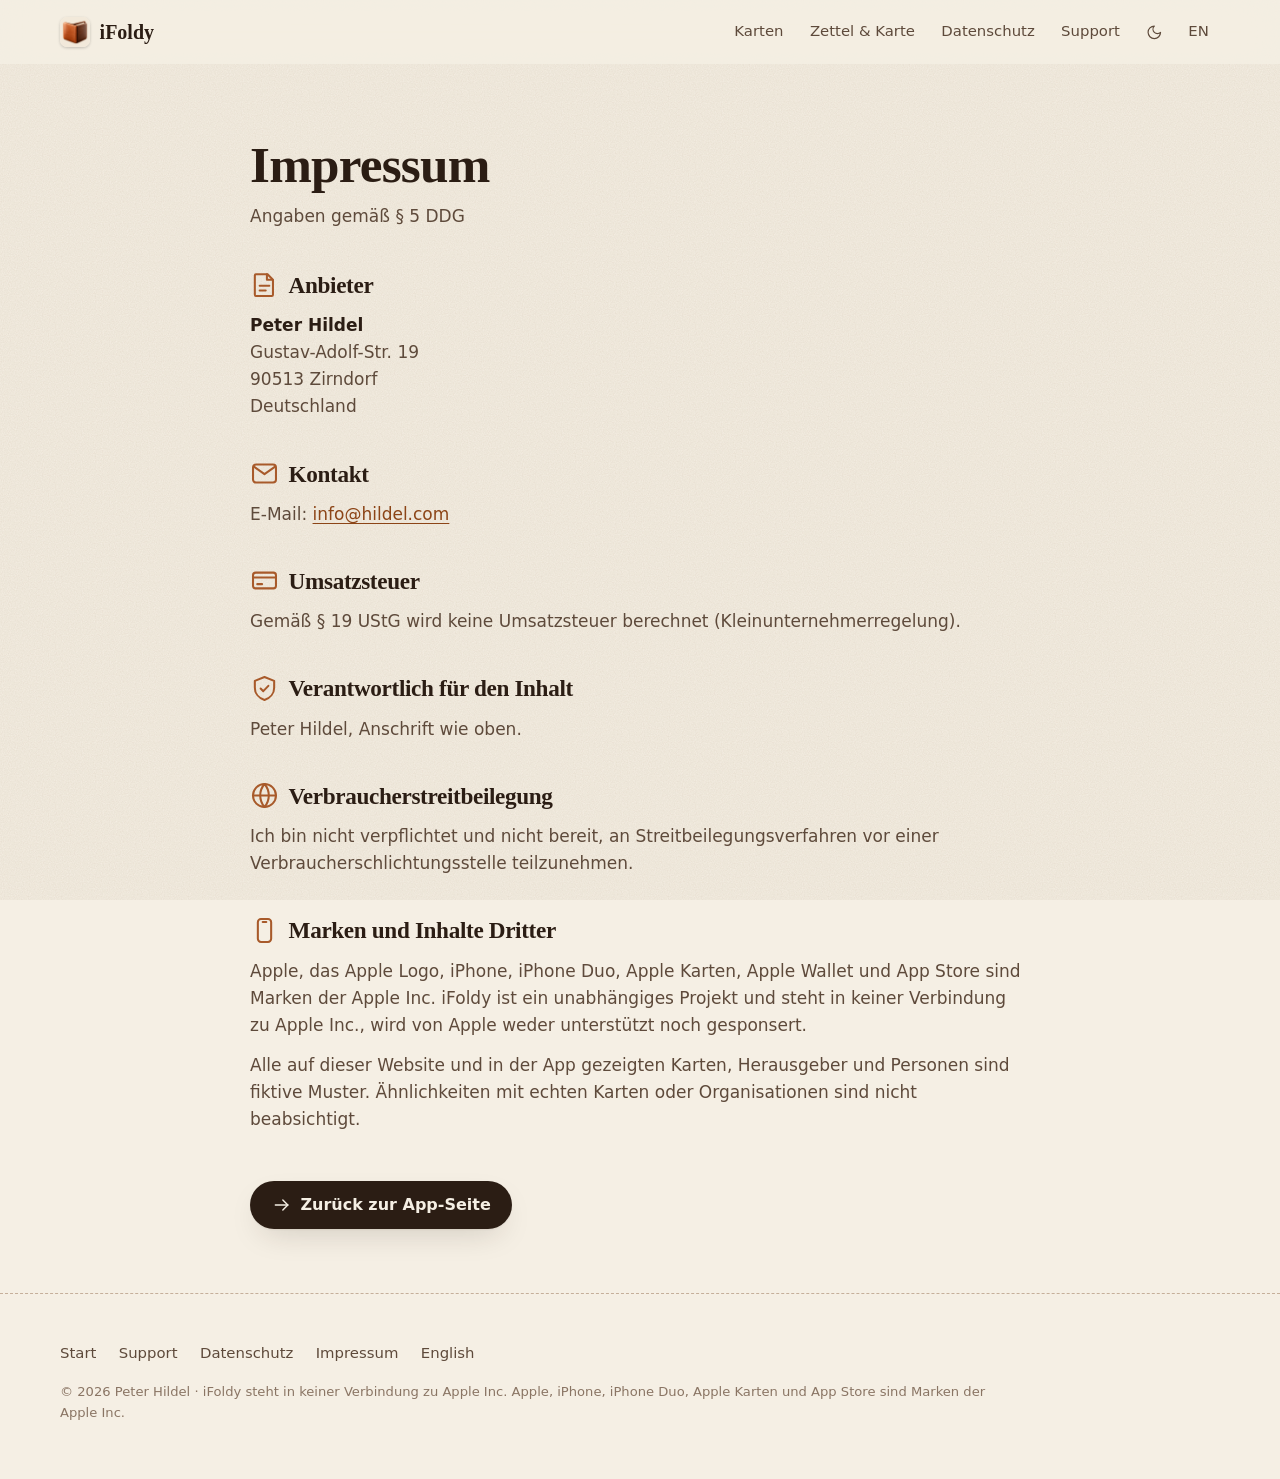
<file: impressum-de.html>
<!DOCTYPE html>
<html lang="de">
<head>
  <meta charset="UTF-8">
  <meta name="viewport" content="width=device-width, initial-scale=1.0">
  <title>Impressum — iFoldy</title>
  <meta name="description" content="Impressum für iFoldy.">
  <link rel="canonical" href="https://ifoldy.app/impressum-de.html">
  <link rel="alternate" hreflang="en" href="https://ifoldy.app/impressum.html">
  <link rel="alternate" hreflang="de" href="https://ifoldy.app/impressum-de.html">
  <link rel="alternate" hreflang="x-default" href="https://ifoldy.app/impressum.html">
  <meta name="theme-color" content="#F5EFE4" media="(prefers-color-scheme: light)">
  <meta name="theme-color" content="#1A120D" media="(prefers-color-scheme: dark)">
  <link rel="icon" href="assets/favicon-64.png" sizes="64x64" type="image/png">
  <link rel="icon" href="assets/favicon-32.png" sizes="32x32" type="image/png">
  <link rel="apple-touch-icon" href="assets/apple-touch-icon.png">
  <script>
    (function () {
      try {
        var saved = localStorage.getItem('theme');
        if (saved === 'dark' || (!saved && matchMedia('(prefers-color-scheme: dark)').matches))
          document.documentElement.classList.add('dark');
      } catch (e) {}
    })();
  </script>
  <link rel="stylesheet" href="assets/landing.css?v=7">
</head>
<body>
<a class="skip" href="#main">Zum Inhalt springen</a>

<div id="nav-top" aria-hidden="true"></div>
<nav class="nav">
  <div class="wrap nav-inner">
    <a class="brand" href="index-de.html">
      <img src="assets/icon-256.png" alt="" width="30" height="30">
      <span>iFoldy</span>
    </a>
    <div class="nav-right">
      <a class="nav-link hide-sm" href="index-de.html#cards">Karten</a>
      <a class="nav-link hide-sm" href="index-de.html#sleeve">Zettel &amp; Karte</a>
      <a class="nav-link hide-sm" href="index-de.html#privacy">Datenschutz</a>
      <a class="nav-link hide-sm" href="support-de.html">Support</a>
      <button id="theme-toggle" class="icon-btn" type="button" aria-label="Zwischen hell und dunkel wechseln" aria-pressed="false">
        <svg class="ico" id="theme-icon" aria-hidden="true"><use href="assets/icons.svg#i-moon"/></svg>
      </button>
      <a class="nav-link" href="impressum.html" hreflang="en" lang="en">EN</a>
    </div>
  </div>
</nav>

<main class="doc" id="main">
  <h1>Impressum</h1>
  <p class="doc-meta">Angaben gemäß § 5 DDG</p>

  <section>
    <h2><svg class="ico" aria-hidden="true"><use href="assets/icons.svg#i-note"/></svg> Anbieter</h2>
    <p><strong>Peter Hildel</strong><br>Gustav-Adolf-Str. 19<br>90513 Zirndorf<br>Deutschland</p>
  </section>
  <section>
    <h2><svg class="ico" aria-hidden="true"><use href="assets/icons.svg#i-mail"/></svg> Kontakt</h2>
    <p>E-Mail: <a href="mailto:info@hildel.com">info@hildel.com</a></p>
  </section>
  <section>
    <h2><svg class="ico" aria-hidden="true"><use href="assets/icons.svg#i-card"/></svg> Umsatzsteuer</h2>
    <p>Gemäß § 19 UStG wird keine Umsatzsteuer berechnet (Kleinunternehmerregelung).</p>
  </section>
  <section>
    <h2><svg class="ico" aria-hidden="true"><use href="assets/icons.svg#i-shield"/></svg> Verantwortlich für den Inhalt</h2>
    <p>Peter Hildel, Anschrift wie oben.</p>
  </section>
  <section>
    <h2><svg class="ico" aria-hidden="true"><use href="assets/icons.svg#i-globe"/></svg> Verbraucherstreitbeilegung</h2>
    <p>Ich bin nicht verpflichtet und nicht bereit, an Streitbeilegungsverfahren vor einer Verbraucherschlichtungsstelle teilzunehmen.</p>
  </section>
  <section>
    <h2><svg class="ico" aria-hidden="true"><use href="assets/icons.svg#i-phone"/></svg> Marken und Inhalte Dritter</h2>
    <p>Apple, das Apple Logo, iPhone, iPhone Duo, Apple Karten, Apple Wallet und App Store sind Marken der Apple Inc. iFoldy ist ein unabhängiges Projekt und steht in keiner Verbindung zu Apple Inc., wird von Apple weder unterstützt noch gesponsert.</p>
    <p>Alle auf dieser Website und in der App gezeigten Karten, Herausgeber und Personen sind fiktive Muster. Ähnlichkeiten mit echten Karten oder Organisationen sind nicht beabsichtigt.</p>
  </section>

  <div class="back">
    <a href="index-de.html" class="btn btn-primary"><svg class="ico" aria-hidden="true"><use href="assets/icons.svg#i-arrow-right"/></svg> Zurück zur App-Seite</a>
  </div>
</main>

<footer class="footer">
  <div class="wrap">
    <div class="footer-links">
      <a href="index-de.html">Start</a>
      <a href="support-de.html">Support</a>
      <a href="privacy-de.html">Datenschutz</a>
      <a href="impressum-de.html">Impressum</a>
      <a href="impressum.html" hreflang="en" lang="en">English</a>
    </div>
    <p class="footer-note tiny">© <span id="year">2026</span> Peter Hildel · iFoldy steht in keiner Verbindung zu Apple Inc. Apple, iPhone, iPhone Duo, Apple Karten und App Store sind Marken der Apple&nbsp;Inc.</p>
  </div>
</footer>

<script src="assets/site.js?v=3" defer></script>
</body>
</html>
</file>
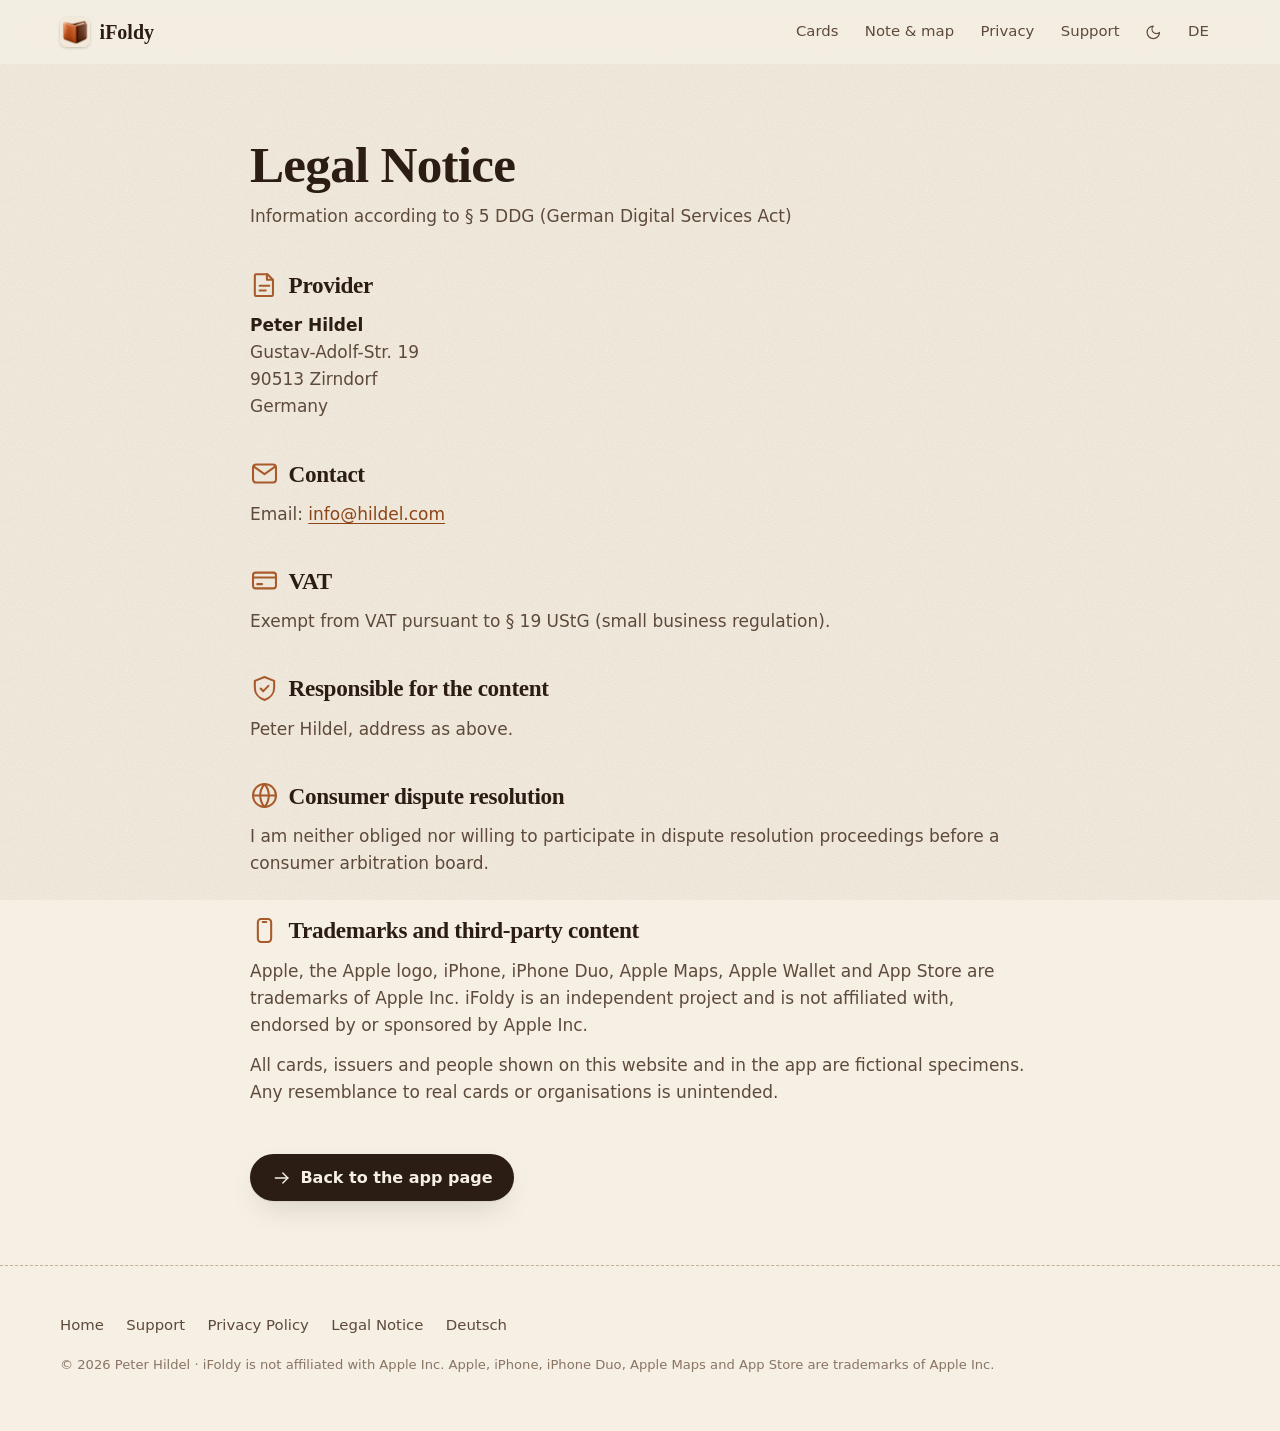
<file: impressum.html>
<!DOCTYPE html>
<html lang="en">
<head>
  <meta charset="UTF-8">
  <meta name="viewport" content="width=device-width, initial-scale=1.0">
  <title>Legal Notice — iFoldy</title>
  <meta name="description" content="Legal notice for iFoldy.">
  <link rel="canonical" href="https://ifoldy.app/impressum.html">
  <link rel="alternate" hreflang="en" href="https://ifoldy.app/impressum.html">
  <link rel="alternate" hreflang="de" href="https://ifoldy.app/impressum-de.html">
  <link rel="alternate" hreflang="x-default" href="https://ifoldy.app/impressum.html">
  <meta name="theme-color" content="#F5EFE4" media="(prefers-color-scheme: light)">
  <meta name="theme-color" content="#1A120D" media="(prefers-color-scheme: dark)">
  <link rel="icon" href="assets/favicon-64.png" sizes="64x64" type="image/png">
  <link rel="icon" href="assets/favicon-32.png" sizes="32x32" type="image/png">
  <link rel="apple-touch-icon" href="assets/apple-touch-icon.png">
  <script>
    (function () {
      try {
        var saved = localStorage.getItem('theme');
        if (saved === 'dark' || (!saved && matchMedia('(prefers-color-scheme: dark)').matches))
          document.documentElement.classList.add('dark');
      } catch (e) {}
    })();
  </script>
  <link rel="stylesheet" href="assets/landing.css?v=7">
</head>
<body>
<a class="skip" href="#main">Skip to content</a>

<div id="nav-top" aria-hidden="true"></div>
<nav class="nav">
  <div class="wrap nav-inner">
    <a class="brand" href="index.html">
      <img src="assets/icon-256.png" alt="" width="30" height="30">
      <span>iFoldy</span>
    </a>
    <div class="nav-right">
      <a class="nav-link hide-sm" href="index.html#cards">Cards</a>
      <a class="nav-link hide-sm" href="index.html#sleeve">Note &amp; map</a>
      <a class="nav-link hide-sm" href="index.html#privacy">Privacy</a>
      <a class="nav-link hide-sm" href="support.html">Support</a>
      <button id="theme-toggle" class="icon-btn" type="button" aria-label="Switch between light and dark" aria-pressed="false">
        <svg class="ico" id="theme-icon" aria-hidden="true"><use href="assets/icons.svg#i-moon"/></svg>
      </button>
      <a class="nav-link" href="impressum-de.html" hreflang="de" lang="de">DE</a>
    </div>
  </div>
</nav>

<main class="doc" id="main">
  <h1>Legal Notice</h1>
  <p class="doc-meta">Information according to § 5 DDG (German Digital Services Act)</p>

  <section>
    <h2><svg class="ico" aria-hidden="true"><use href="assets/icons.svg#i-note"/></svg> Provider</h2>
    <p><strong>Peter Hildel</strong><br>Gustav-Adolf-Str. 19<br>90513 Zirndorf<br>Germany</p>
  </section>
  <section>
    <h2><svg class="ico" aria-hidden="true"><use href="assets/icons.svg#i-mail"/></svg> Contact</h2>
    <p>Email: <a href="mailto:info@hildel.com">info@hildel.com</a></p>
  </section>
  <section>
    <h2><svg class="ico" aria-hidden="true"><use href="assets/icons.svg#i-card"/></svg> VAT</h2>
    <p>Exempt from VAT pursuant to § 19 UStG (small business regulation).</p>
  </section>
  <section>
    <h2><svg class="ico" aria-hidden="true"><use href="assets/icons.svg#i-shield"/></svg> Responsible for the content</h2>
    <p>Peter Hildel, address as above.</p>
  </section>
  <section>
    <h2><svg class="ico" aria-hidden="true"><use href="assets/icons.svg#i-globe"/></svg> Consumer dispute resolution</h2>
    <p>I am neither obliged nor willing to participate in dispute resolution proceedings before a consumer arbitration board.</p>
  </section>
  <section>
    <h2><svg class="ico" aria-hidden="true"><use href="assets/icons.svg#i-phone"/></svg> Trademarks and third-party content</h2>
    <p>Apple, the Apple logo, iPhone, iPhone Duo, Apple Maps, Apple Wallet and App Store are trademarks of Apple Inc. iFoldy is an independent project and is not affiliated with, endorsed by or sponsored by Apple Inc.</p>
    <p>All cards, issuers and people shown on this website and in the app are fictional specimens. Any resemblance to real cards or organisations is unintended.</p>
  </section>

  <div class="back">
    <a href="index.html" class="btn btn-primary"><svg class="ico" aria-hidden="true"><use href="assets/icons.svg#i-arrow-right"/></svg> Back to the app page</a>
  </div>
</main>

<footer class="footer">
  <div class="wrap">
    <div class="footer-links">
      <a href="index.html">Home</a>
      <a href="support.html">Support</a>
      <a href="privacy.html">Privacy Policy</a>
      <a href="impressum.html">Legal Notice</a>
      <a href="impressum-de.html" hreflang="de" lang="de">Deutsch</a>
    </div>
    <p class="footer-note tiny">© <span id="year">2026</span> Peter Hildel · iFoldy is not affiliated with Apple Inc. Apple, iPhone, iPhone Duo, Apple Maps and App Store are trademarks of Apple&nbsp;Inc.</p>
  </div>
</footer>

<script src="assets/site.js?v=3" defer></script>
</body>
</html>
</file>
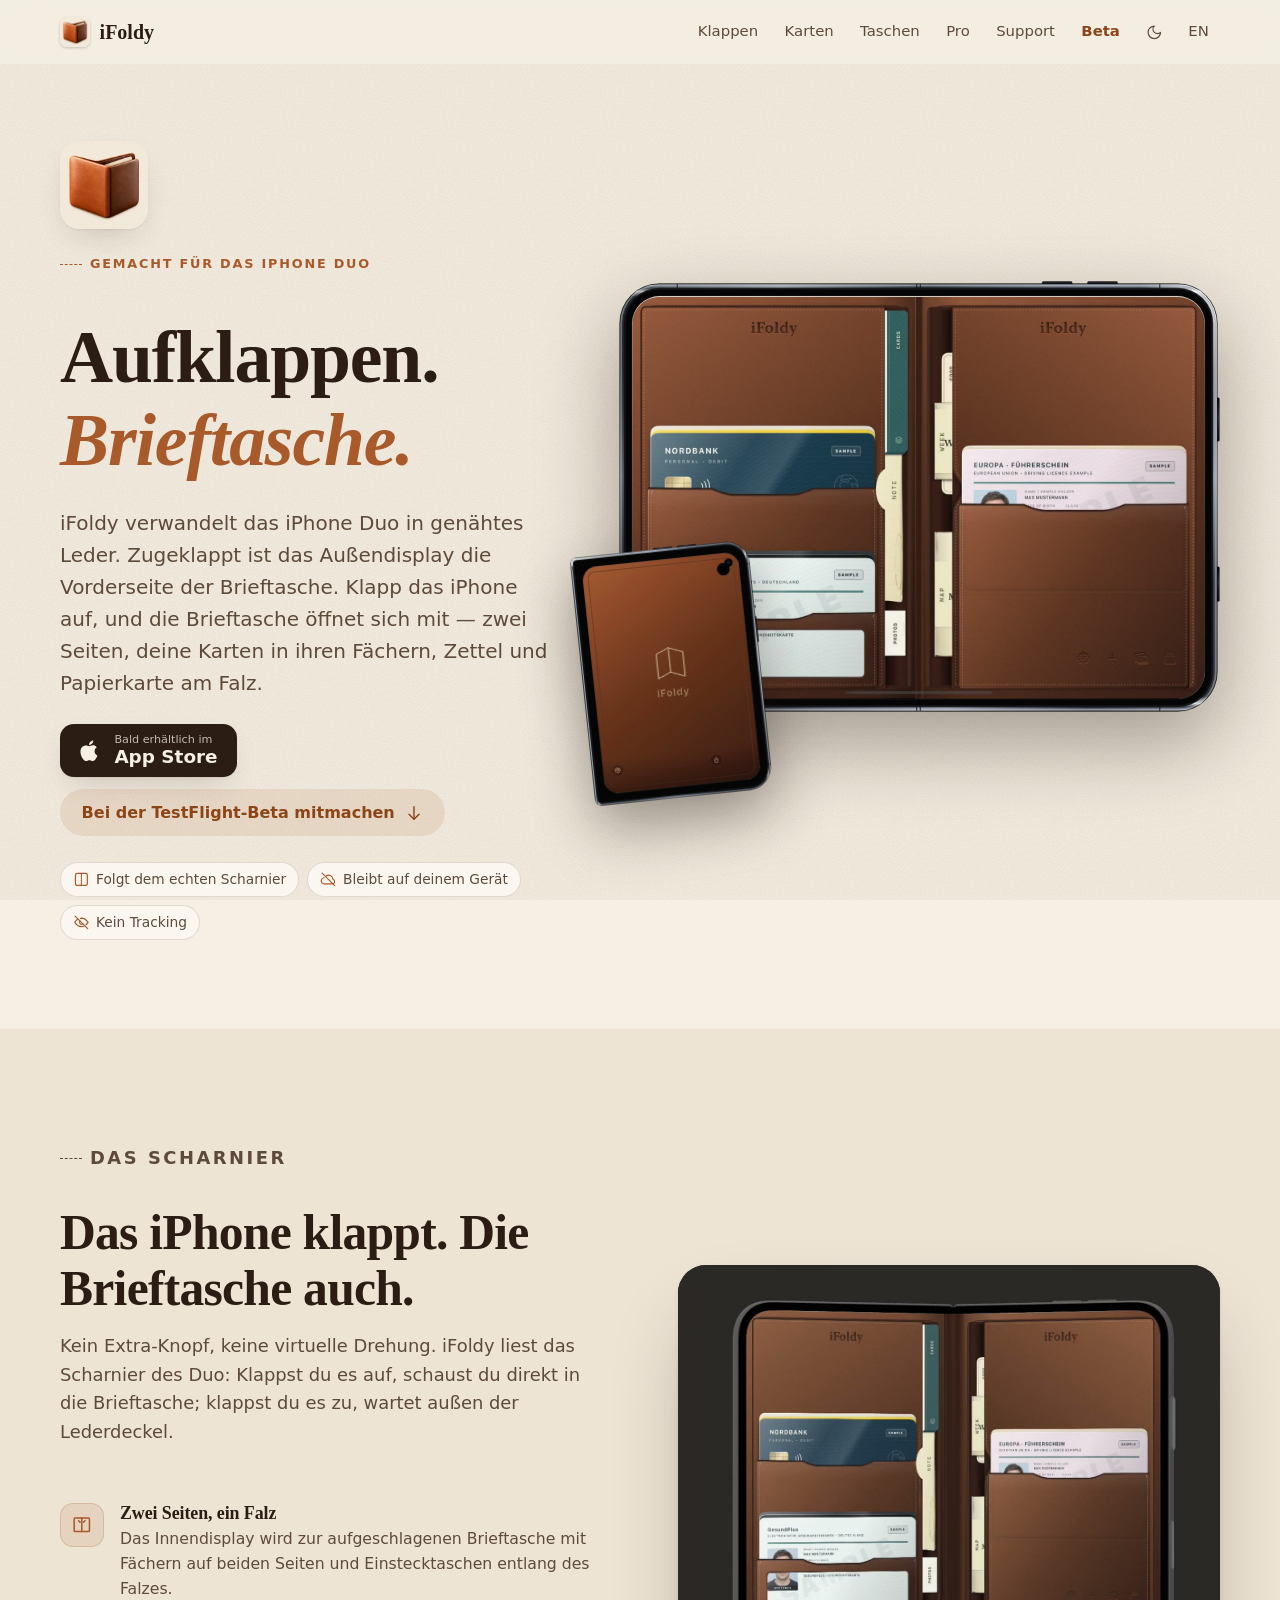
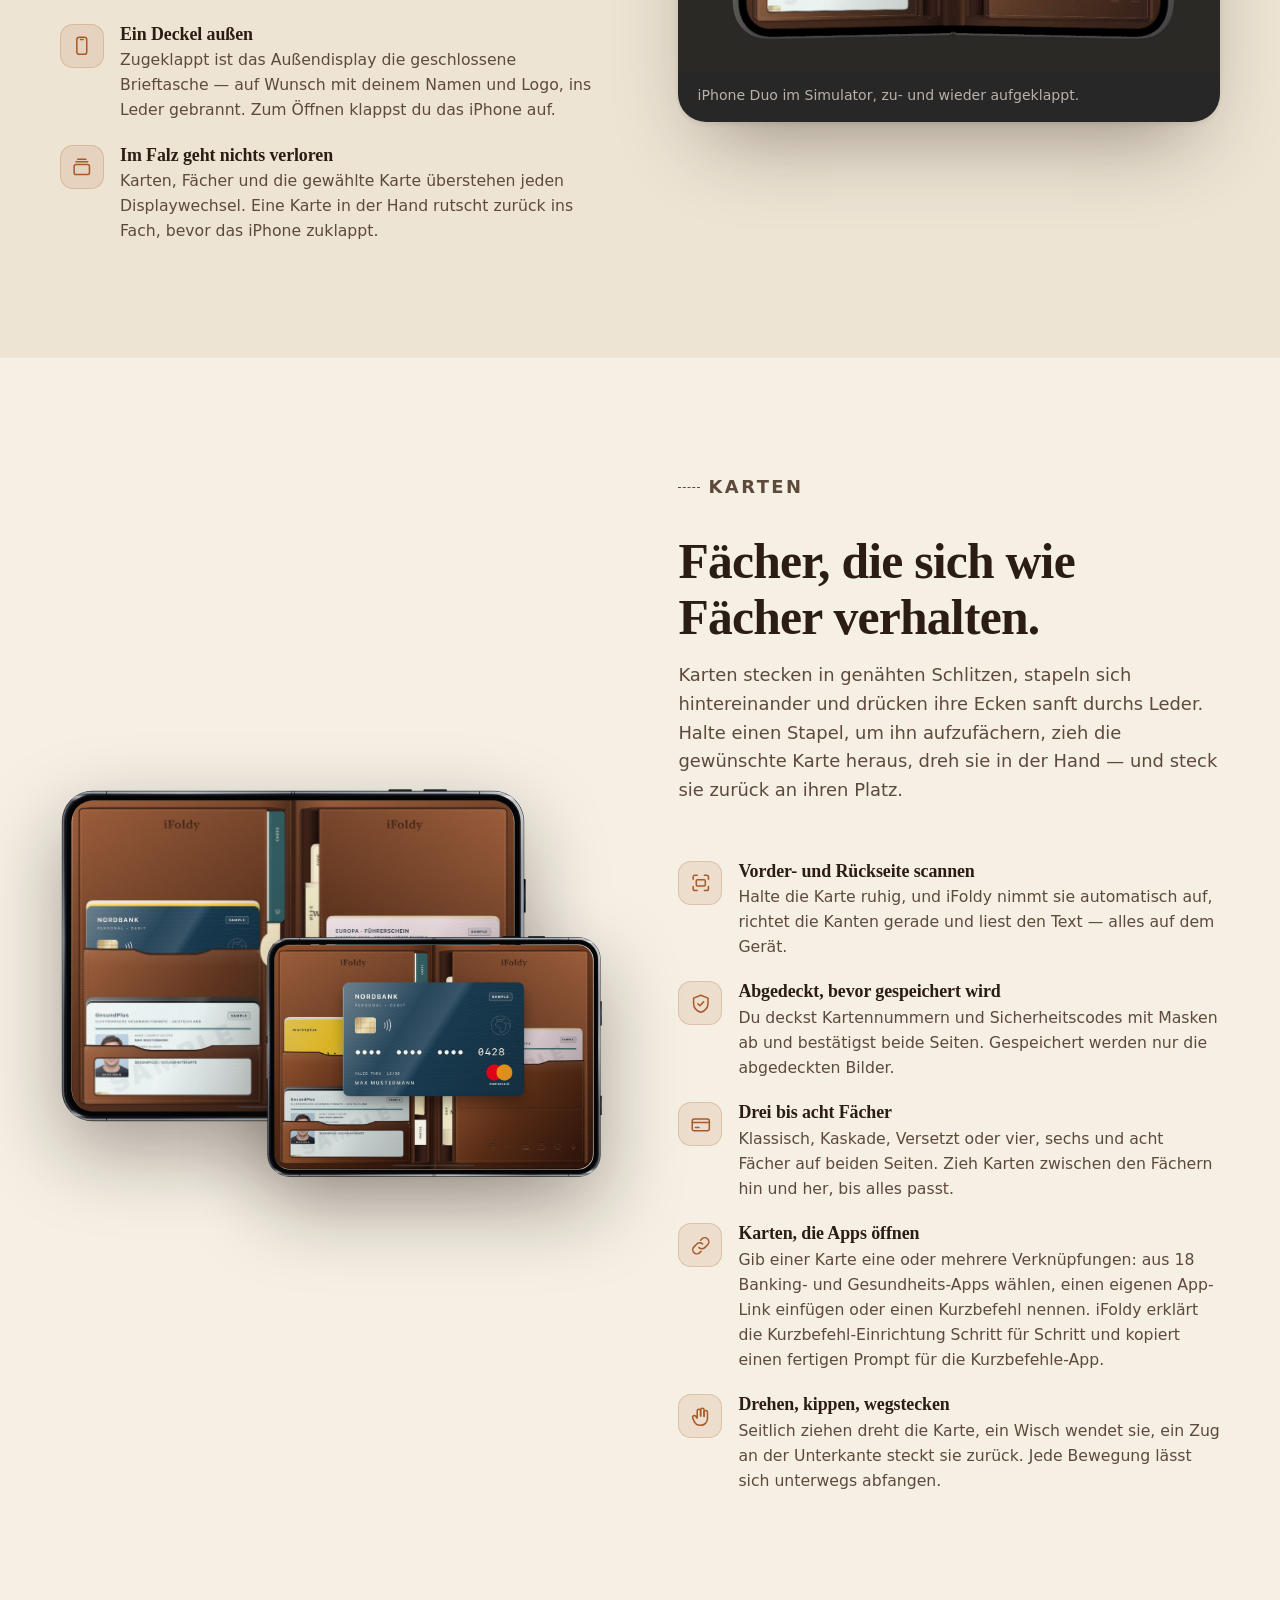
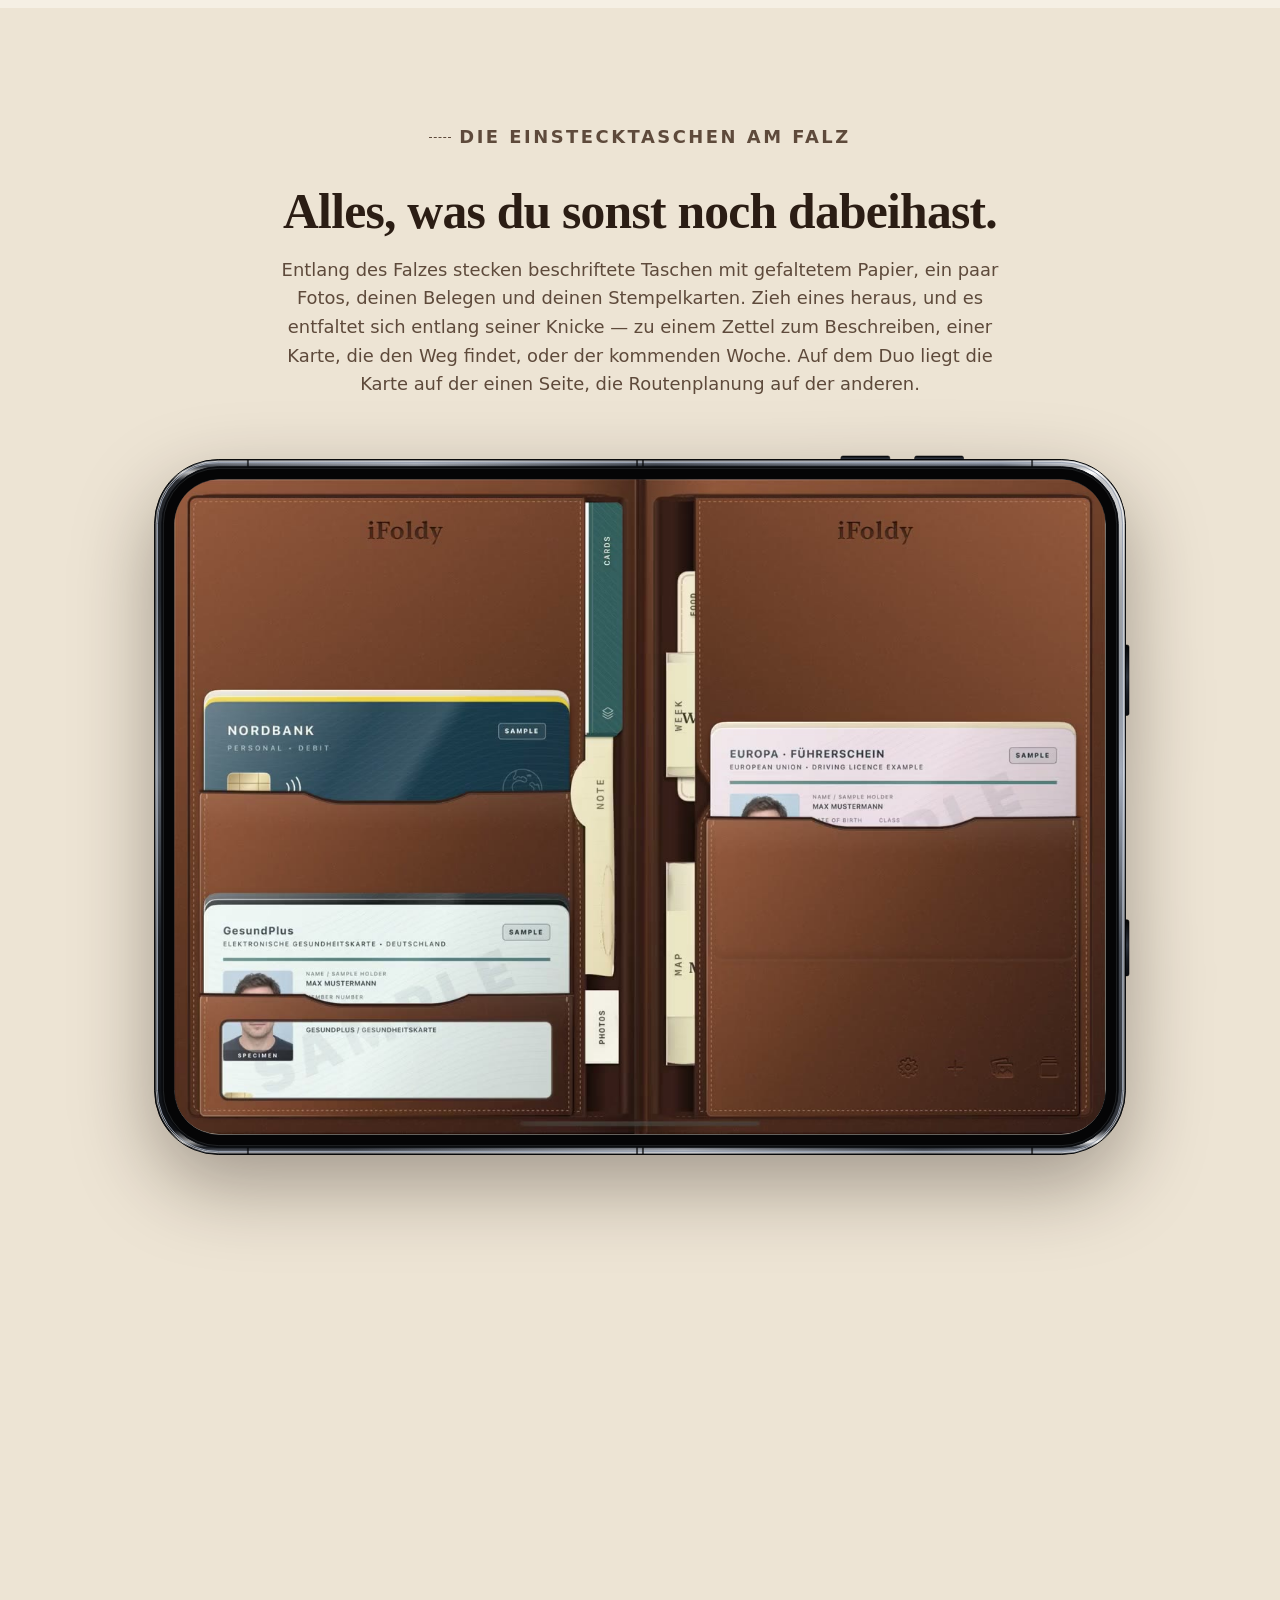
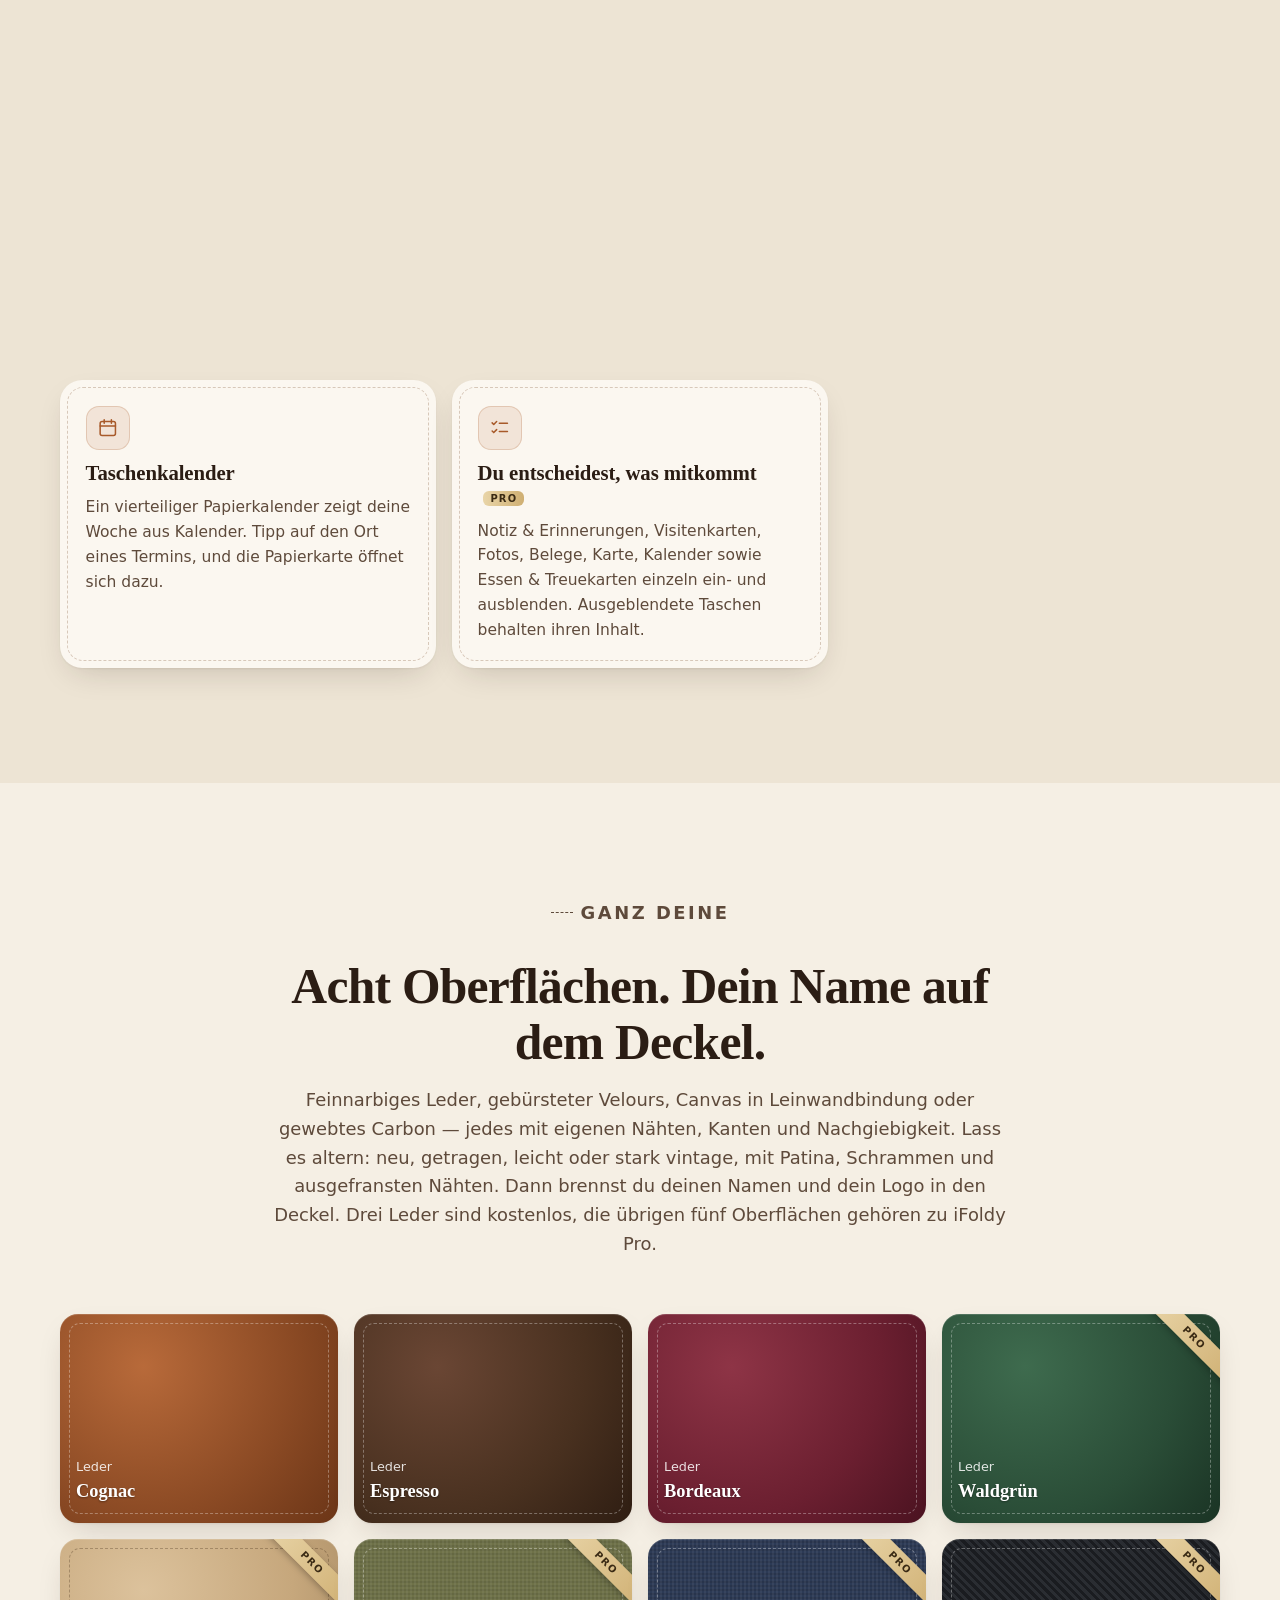
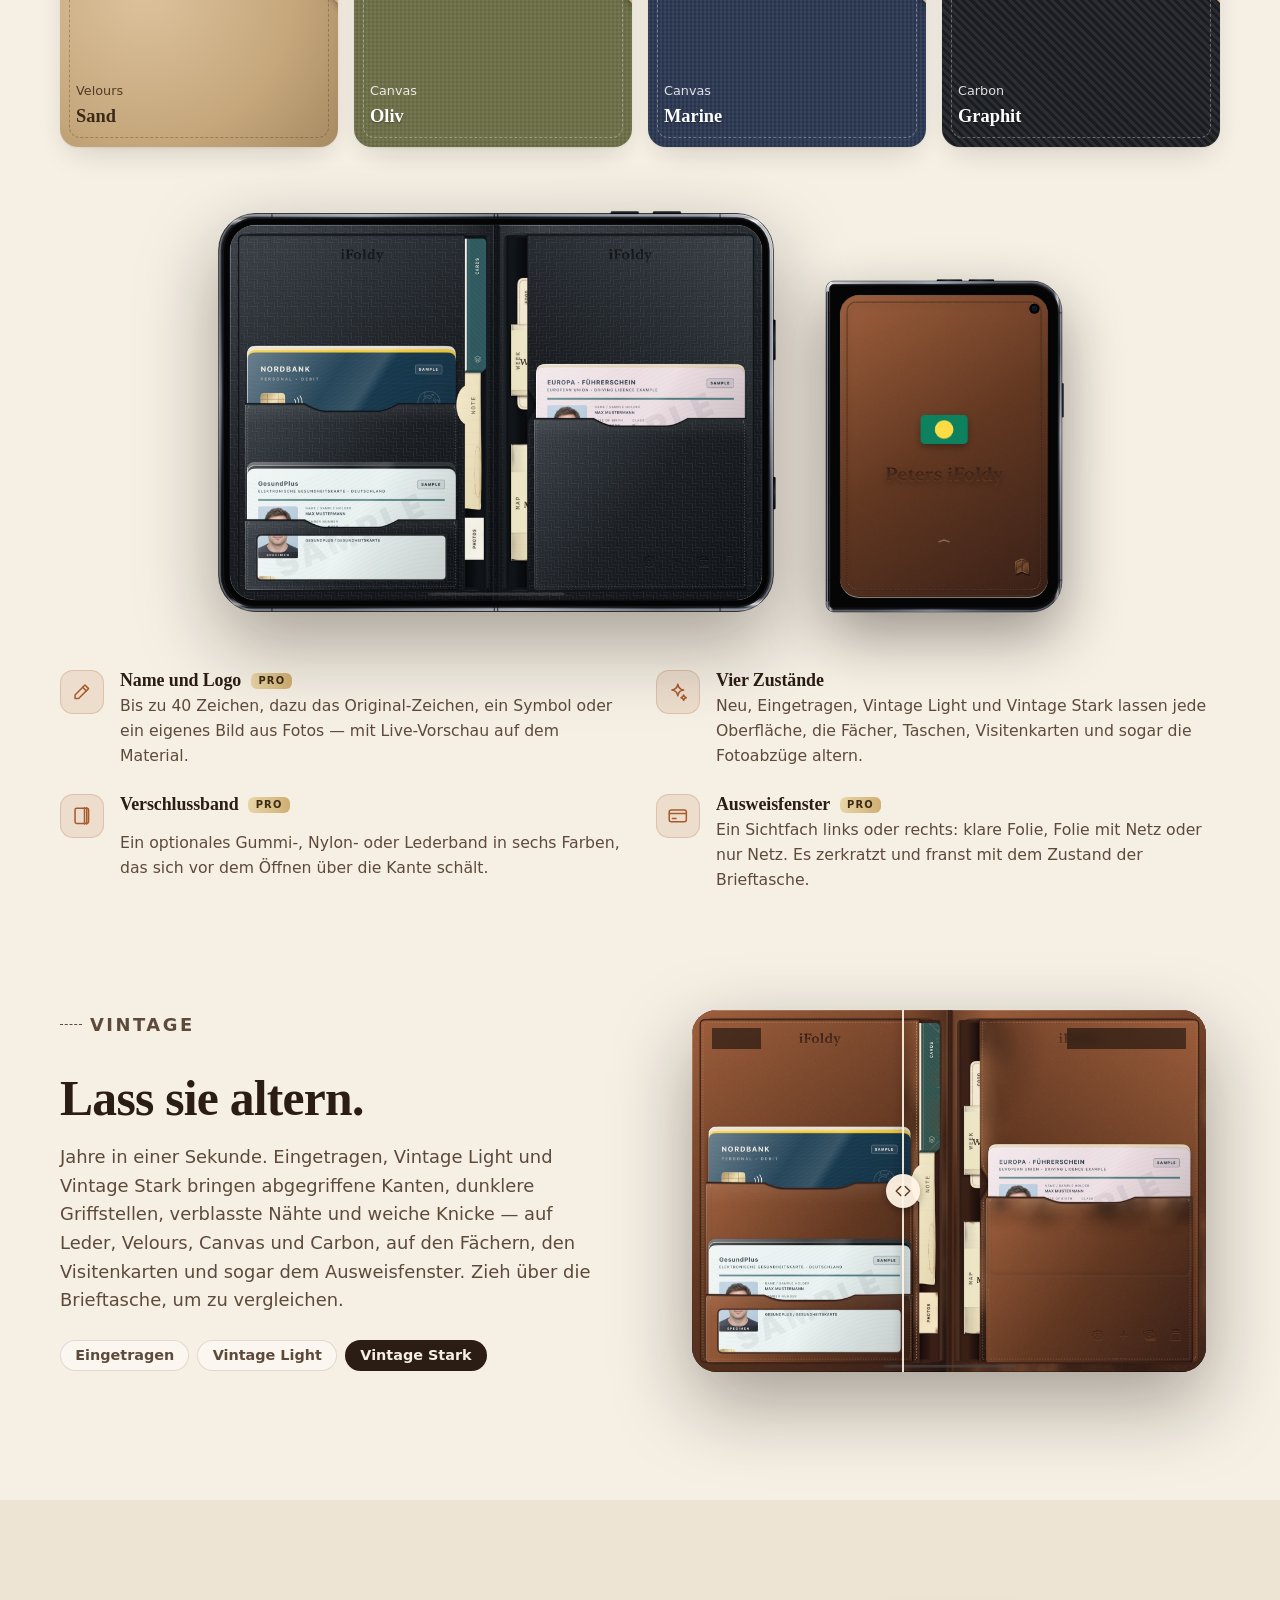
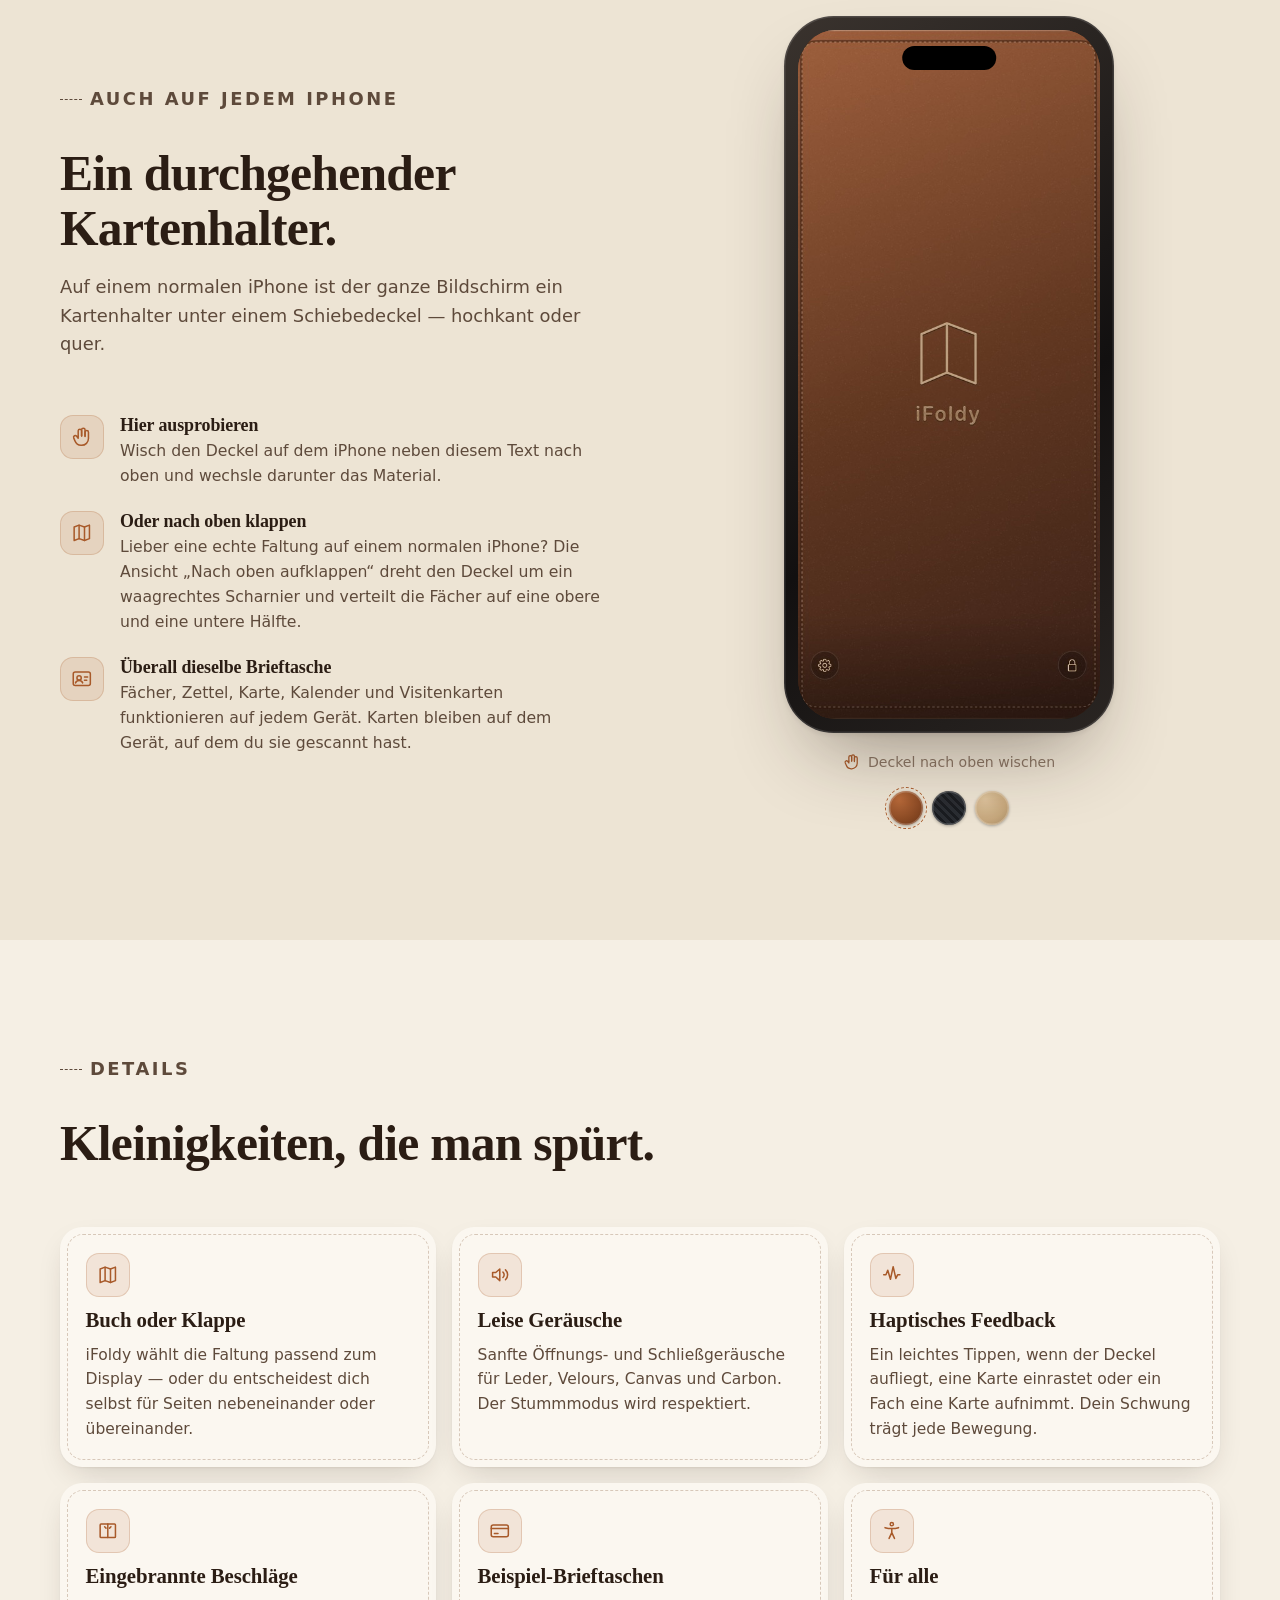
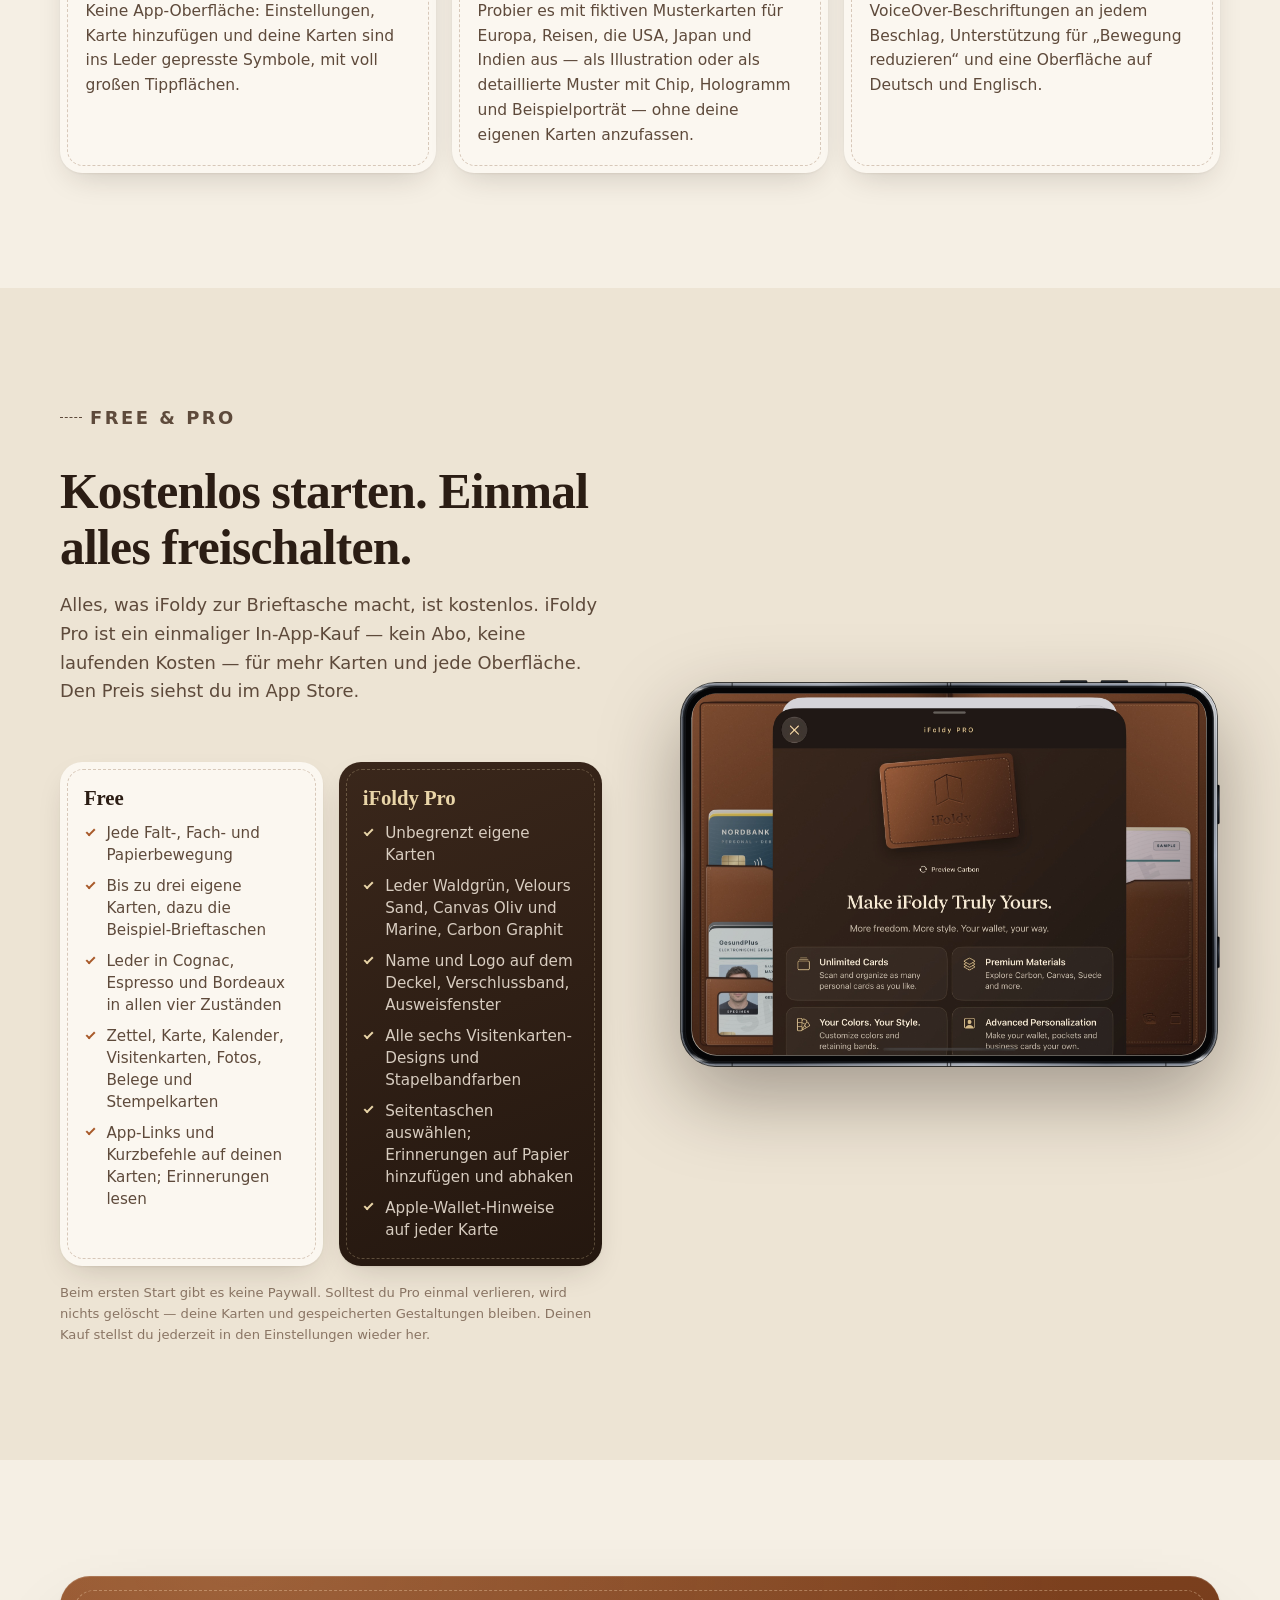
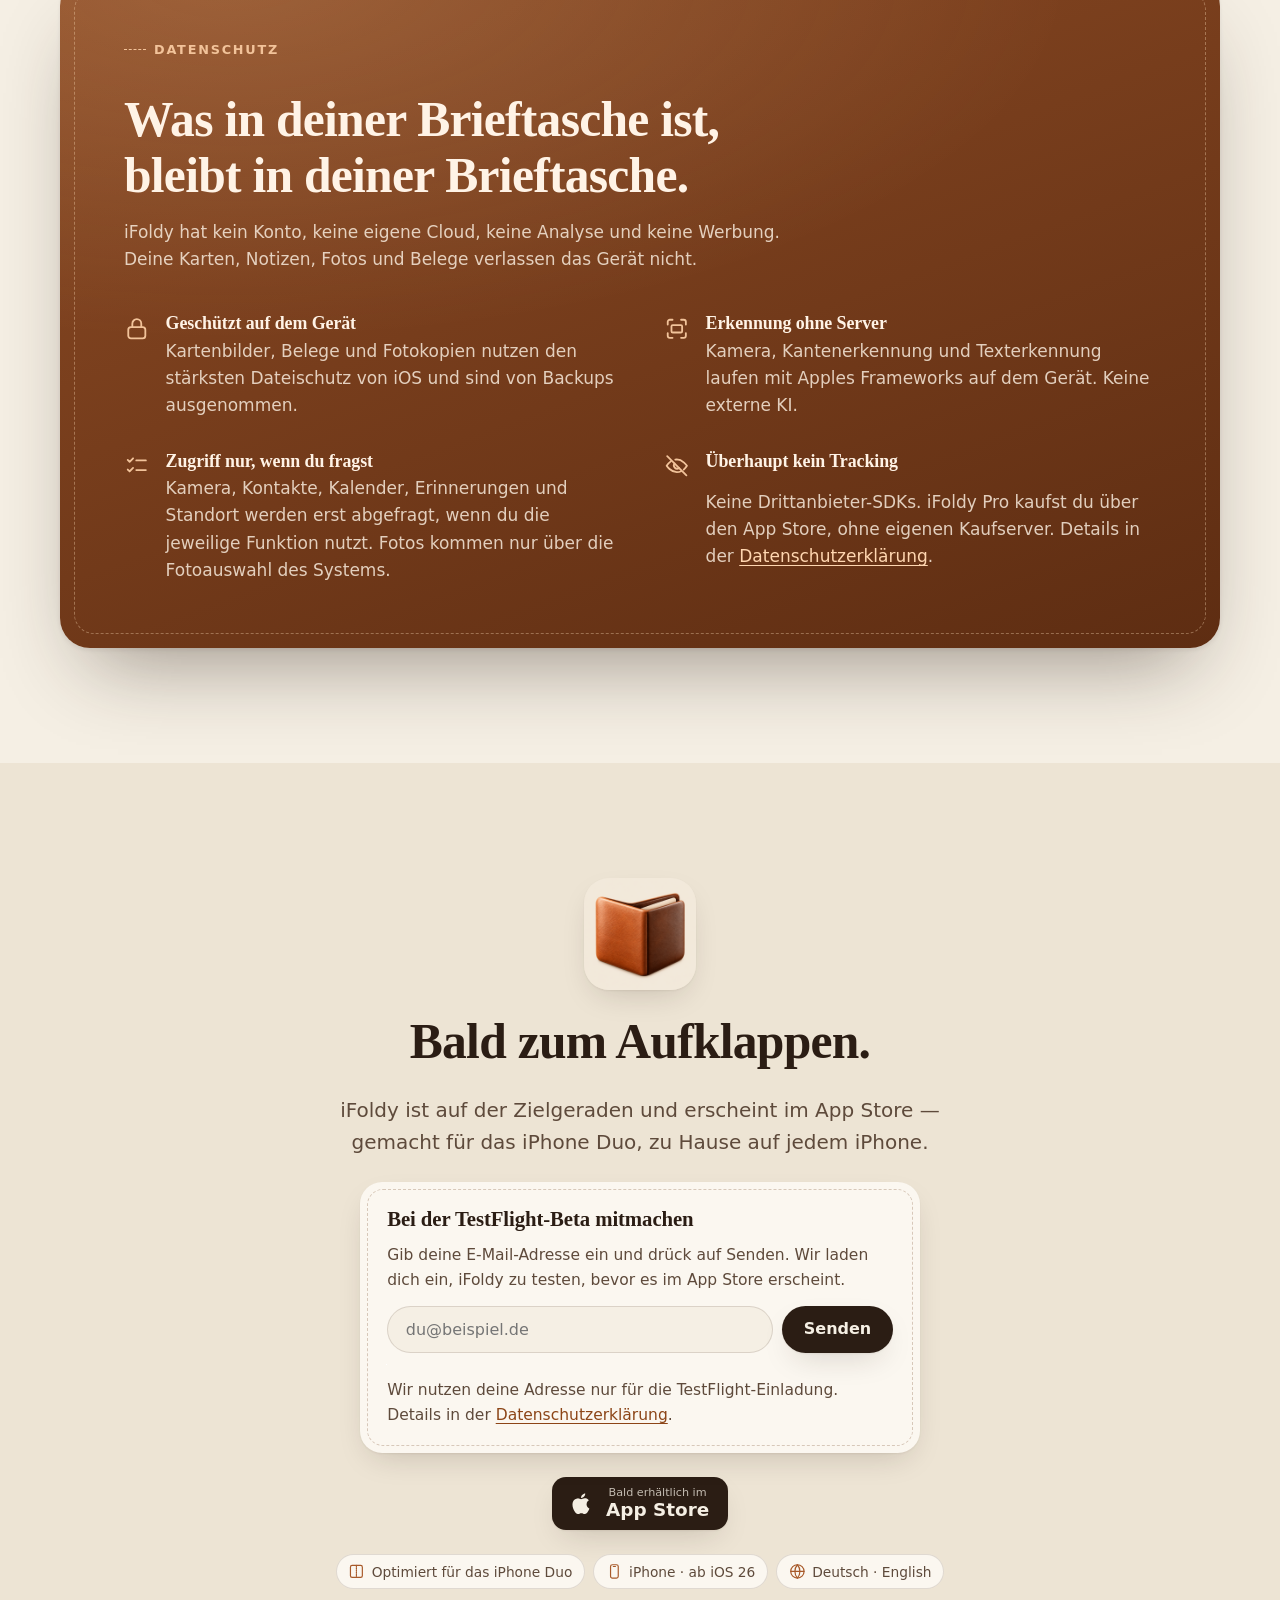
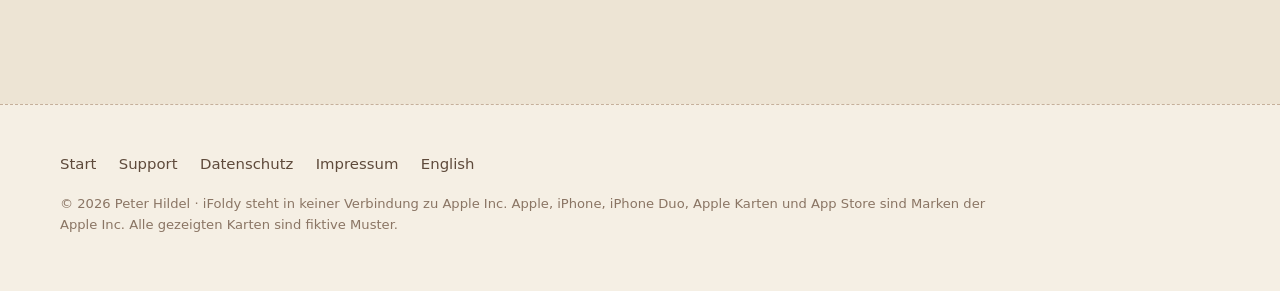
<file: index-de.html>
<!DOCTYPE html>
<html lang="de">
<head>
  <meta charset="UTF-8">
  <meta name="viewport" content="width=device-width, initial-scale=1.0">
  <title>iFoldy — Eine Lederbrieftasche für das iPhone Duo</title>
  <meta name="description" content="iFoldy macht das iPhone Duo zur echten Brieftasche: Klapp das iPhone auf, und die Brieftasche öffnet sich mit. Fächer für deine gescannten Karten, ein gefalteter Zettel, eine Papierkarte, ein Taschenkalender und Stempelkarten. Kostenlos starten, iFoldy Pro als Einmalkauf. Alles bleibt auf deinem Gerät.">
  <link rel="canonical" href="https://ifoldy.app/index-de.html">
  <link rel="alternate" hreflang="en" href="https://ifoldy.app/index.html">
  <link rel="alternate" hreflang="de" href="https://ifoldy.app/index-de.html">
  <link rel="alternate" hreflang="x-default" href="https://ifoldy.app/index.html">
  <meta name="theme-color" content="#F5EFE4" media="(prefers-color-scheme: light)">
  <meta name="theme-color" content="#1A120D" media="(prefers-color-scheme: dark)">
  <meta property="og:type" content="website">
  <meta property="og:title" content="iFoldy — Eine Lederbrieftasche für das iPhone Duo">
  <meta property="og:description" content="Klapp dein iPhone Duo auf, und die Brieftasche öffnet sich mit: Fächer für deine Karten, ein gefalteter Zettel, eine Papierkarte. Alles bleibt auf deinem Gerät.">
  <meta property="og:image" content="https://ifoldy.app/assets/img/duo-open.jpg">
  <meta property="og:locale" content="de">
  <meta property="og:locale:alternate" content="en">
  <meta name="twitter:card" content="summary_large_image">
  <link rel="icon" href="assets/favicon-64.png" sizes="64x64" type="image/png">
  <link rel="icon" href="assets/favicon-32.png" sizes="32x32" type="image/png">
  <link rel="apple-touch-icon" href="assets/apple-touch-icon.png">
  <script>
    (function () {
      try {
        var saved = localStorage.getItem('theme');
        if (saved === 'dark' || (!saved && matchMedia('(prefers-color-scheme: dark)').matches))
          document.documentElement.classList.add('dark');
      } catch (e) {}
    })();
  </script>
  <link rel="stylesheet" href="assets/landing.css?v=7">
</head>
<body>
<a class="skip" href="#main">Zum Inhalt springen</a>

<div id="nav-top" aria-hidden="true"></div>
<nav class="nav">
  <div class="wrap nav-inner">
    <a class="brand" href="index-de.html">
      <img src="assets/icon-256.png" alt="" width="30" height="30">
      <span>iFoldy</span>
    </a>
    <div class="nav-right">
      <a class="nav-link hide-sm" href="#fold">Klappen</a>
      <a class="nav-link hide-sm" href="#cards">Karten</a>
      <a class="nav-link hide-sm" href="#sleeve">Taschen</a>
      <a class="nav-link hide-sm" href="#pro">Pro</a>
      <a class="nav-link hide-sm" href="support-de.html">Support</a>
      <a class="nav-link nav-beta" href="#beta">Beta</a>
      <button id="theme-toggle" class="icon-btn" type="button" aria-label="Zwischen hell und dunkel wechseln" aria-pressed="false">
        <svg class="ico" id="theme-icon" aria-hidden="true"><use href="assets/icons.svg#i-moon"/></svg>
      </button>
      <a class="nav-link" href="index.html" hreflang="en" lang="en">EN</a>
    </div>
  </div>
</nav>

<main id="main">

  <!-- ============================ Hero ============================ -->
  <section class="hero">
    <div class="wrap hero-grid">
      <div class="hero-copy">
        <img class="hero-icon" src="assets/icon-512.png" alt="iFoldy App-Icon" width="88" height="88">
        <p class="eyebrow">Gemacht für das iPhone Duo</p>
        <h1>Aufklappen.<br><span class="accent">Brieftasche.</span></h1>
        <p class="lede">
          iFoldy verwandelt das iPhone Duo in genähtes Leder. Zugeklappt ist das Außendisplay
          die Vorderseite der Brieftasche. Klapp das iPhone auf, und die Brieftasche öffnet
          sich mit — zwei Seiten, deine Karten in ihren Fächern, Zettel und Papierkarte am Falz.
        </p>
        <div class="btn-row">
          <span class="store-badge" aria-label="Bald im App Store">
            <svg class="ico" aria-hidden="true"><use href="assets/icons.svg#i-apple"/></svg>
            <span><small>Bald erhältlich im</small><b>App Store</b></span>
          </span>
          <a class="btn btn-secondary" href="#beta">
            Bei der TestFlight-Beta mitmachen
            <svg class="ico" aria-hidden="true"><use href="assets/icons.svg#i-arrow-down"/></svg>
          </a>
        </div>
        <div class="pill-row">
          <span class="pill"><svg class="ico" aria-hidden="true"><use href="assets/icons.svg#i-tablet"/></svg> Folgt dem echten Scharnier</span>
          <span class="pill"><svg class="ico" aria-hidden="true"><use href="assets/icons.svg#i-cloud-off"/></svg> Bleibt auf deinem Gerät</span>
          <span class="pill"><svg class="ico" aria-hidden="true"><use href="assets/icons.svg#i-eye-off"/></svg> Kein Tracking</span>
        </div>
      </div>

      <div class="duo-hero">
        <div class="duo">
          <div class="screen">
            <video src="assets/img/duo-cards.mp4?v=2" poster="assets/img/duo-cards-poster.jpg?v=2"
                   autoplay muted loop playsinline preload="metadata" width="1424" height="1002"
                   aria-label="Aufnahme auf dem iPhone Duo: Karten werden aus ihren Lederfächern gezogen, gedreht und zurückgesteckt."></video>
          </div>
        </div>
        <div class="duo-outer">
          <div class="screen"><img src="assets/img/duo-outer-cover.jpg" alt="Das zugeklappte iPhone Duo: Das Außendisplay zeigt die genähte Ledervorderseite mit dem iFoldy-Zeichen." width="1031" height="1500"></div>
        </div>
      </div>
    </div>
  </section>

  <!-- ============================ Fold ============================ -->
  <section class="block tinted" id="fold">
    <div class="wrap split">
      <div class="reveal">
        <div class="section-head">
          <p class="eyebrow">Das Scharnier</p>
          <h2>Das iPhone klappt. Die Brieftasche auch.</h2>
          <p>
            Kein Extra-Knopf, keine virtuelle Drehung. iFoldy liest das Scharnier des Duo:
            Klappst du es auf, schaust du direkt in die Brieftasche; klappst du es zu, wartet
            außen der Lederdeckel.
          </p>
        </div>
        <ul class="feature-list">
          <li>
            <span class="badge"><svg class="ico" aria-hidden="true"><use href="assets/icons.svg#i-wallet"/></svg></span>
            <h3>Zwei Seiten, ein Falz</h3>
            <p>Das Innendisplay wird zur aufgeschlagenen Brieftasche mit Fächern auf beiden Seiten und Einstecktaschen entlang des Falzes.</p>
          </li>
          <li>
            <span class="badge"><svg class="ico" aria-hidden="true"><use href="assets/icons.svg#i-phone"/></svg></span>
            <h3>Ein Deckel außen</h3>
            <p>Zugeklappt ist das Außendisplay die geschlossene Brieftasche — auf Wunsch mit deinem Namen und Logo, ins Leder gebrannt. Zum Öffnen klappst du das iPhone auf.</p>
          </li>
          <li>
            <span class="badge"><svg class="ico" aria-hidden="true"><use href="assets/icons.svg#i-stack"/></svg></span>
            <h3>Im Falz geht nichts verloren</h3>
            <p>Karten, Fächer und die gewählte Karte überstehen jeden Displaywechsel. Eine Karte in der Hand rutscht zurück ins Fach, bevor das iPhone zuklappt.</p>
          </li>
        </ul>
      </div>
      <figure class="fold-stage reveal" style="margin:0">
        <video src="assets/img/duo-fold.mp4?v=2" poster="assets/img/duo-fold-poster.jpg?v=2"
               autoplay muted loop playsinline preload="metadata" width="1200" height="900"
               aria-label="Simulator-Aufnahme: Das iPhone Duo wird zugeklappt, zeigt den Lederdeckel und wird wieder zur offenen Brieftasche aufgeklappt."></video>
        <figcaption>iPhone Duo im Simulator, zu- und wieder aufgeklappt.</figcaption>
      </figure>
    </div>
  </section>

  <!-- ============================ Cards ============================ -->
  <section class="block" id="cards">
    <div class="wrap split flip">
      <div class="reveal">
        <div class="section-head">
          <p class="eyebrow">Karten</p>
          <h2>Fächer, die sich wie Fächer verhalten.</h2>
          <p>
            Karten stecken in genähten Schlitzen, stapeln sich hintereinander und drücken
            ihre Ecken sanft durchs Leder. Halte einen Stapel, um ihn aufzufächern, zieh die
            gewünschte Karte heraus, dreh sie in der Hand — und steck sie zurück an ihren Platz.
          </p>
        </div>
        <ul class="feature-list">
          <li>
            <span class="badge"><svg class="ico" aria-hidden="true"><use href="assets/icons.svg#i-scan"/></svg></span>
            <h3>Vorder- und Rückseite scannen</h3>
            <p>Halte die Karte ruhig, und iFoldy nimmt sie automatisch auf, richtet die Kanten gerade und liest den Text — alles auf dem Gerät.</p>
          </li>
          <li>
            <span class="badge"><svg class="ico" aria-hidden="true"><use href="assets/icons.svg#i-shield"/></svg></span>
            <h3>Abgedeckt, bevor gespeichert wird</h3>
            <p>Du deckst Kartennummern und Sicherheitscodes mit Masken ab und bestätigst beide Seiten. Gespeichert werden nur die abgedeckten Bilder.</p>
          </li>
          <li>
            <span class="badge"><svg class="ico" aria-hidden="true"><use href="assets/icons.svg#i-card"/></svg></span>
            <h3>Drei bis acht Fächer</h3>
            <p>Klassisch, Kaskade, Versetzt oder vier, sechs und acht Fächer auf beiden Seiten. Zieh Karten zwischen den Fächern hin und her, bis alles passt.</p>
          </li>
          <li>
            <span class="badge"><svg class="ico" aria-hidden="true"><use href="assets/icons.svg#i-link"/></svg></span>
            <h3>Karten, die Apps öffnen</h3>
            <p>Gib einer Karte eine oder mehrere Verknüpfungen: aus 18 Banking- und Gesundheits-Apps wählen, einen eigenen App-Link einfügen oder einen Kurzbefehl nennen. iFoldy erklärt die Kurzbefehl-Einrichtung Schritt für Schritt und kopiert einen fertigen Prompt für die Kurzbefehle-App.</p>
          </li>
          <li>
            <span class="badge"><svg class="ico" aria-hidden="true"><use href="assets/icons.svg#i-hand"/></svg></span>
            <h3>Drehen, kippen, wegstecken</h3>
            <p>Seitlich ziehen dreht die Karte, ein Wisch wendet sie, ein Zug an der Unterkante steckt sie zurück. Jede Bewegung lässt sich unterwegs abfangen.</p>
          </li>
        </ul>
      </div>
      <div class="duo-pair reveal">
        <div class="duo"><div class="screen"><img src="assets/img/duo-interior.jpg" alt="Die geöffnete Brieftasche auf dem iPhone Duo mit Musterkarten: eine Nordbank-Debitkarte, eine Gesundheitskarte im klaren Ausweisfenster und ein Führerschein, der iFoldy-Schriftzug in beide Seiten gebrannt und beschriftete Papiertaschen am Falz." width="1800" height="1266" loading="lazy"></div></div>
        <div class="duo"><div class="screen"><img src="assets/img/duo-card-out.jpg" alt="Die Nordbank-Musterkarte, aus dem Fach gezogen und vor die offene Brieftasche gehalten." width="1800" height="1266" loading="lazy"></div></div>
      </div>
    </div>
  </section>

  <!-- ============================ Sleeve ============================ -->
  <section class="block tinted" id="sleeve">
    <div class="wrap">
      <div class="section-head center reveal">
        <p class="eyebrow">Die Einstecktaschen am Falz</p>
        <h2>Alles, was du sonst noch dabeihast.</h2>
        <p>
          Entlang des Falzes stecken beschriftete Taschen mit gefaltetem Papier, ein paar Fotos,
          deinen Belegen und deinen Stempelkarten. Zieh eines heraus, und es entfaltet sich entlang seiner Knicke — zu
          einem Zettel zum Beschreiben, einer Karte, die den Weg findet, oder der kommenden Woche.
          Auf dem Duo liegt die Karte auf der einen Seite, die Routenplanung auf der anderen.
        </p>
      </div>
      <div class="duo reveal" style="max-width:980px;margin-inline:auto">
        <div class="screen">
          <video src="assets/img/duo-note.mp4?v=2" poster="assets/img/duo-note-poster.jpg?v=2"
                 autoplay muted loop playsinline preload="metadata" width="1280" height="900"
                 aria-label="Aufnahme auf dem iPhone Duo: Ein gefalteter Zettel wird aus der Tasche am Falz gezogen, entfaltet sich über die Brieftasche und wird wieder eingesteckt, danach öffnet sich der gefaltete Stadtplan und verschwindet wieder in seiner Tasche."></video>
        </div>
      </div>
      <div class="gallery">
        <figure class="reveal">
          <div class="duo"><div class="screen"><img src="assets/img/duo-note.jpg" alt="Ein linierter Zettel, über der Brieftasche entfaltet." width="1800" height="1266" loading="lazy"></div></div>
          <figcaption><b>Gefalteter Zettel</b>Liniertes Papier mit Handschrift, sichtbaren Knicken und umgeschlagener Ecke. Speichert, während du schreibst. Oder verbinde eine Liste aus Erinnerungen und hake Aufgaben auf Papier ab.</figcaption>
        </figure>
        <figure class="reveal">
          <div class="duo"><div class="screen"><img src="assets/img/duo-map.jpg" alt="Eine gefaltete Papierkarte von Berlin, daneben die Routenplanung." width="1800" height="1266" loading="lazy"></div></div>
          <figcaption><b>Papierkarte</b>Vier Felder entfalten sich zu Apple Karten — mit Suche, Fuß- und Autorouten und Übergabe an die Navigation.</figcaption>
        </figure>
        <figure class="reveal">
          <div class="duo"><div class="screen"><img src="assets/img/duo-food.jpg" alt="Die Tasche „Essen &amp; Treuekarten“ auf der rechten Seite geöffnet: eine leere Stempelkarte mit zehn Kreisen und Tasten für eine neue Stempelkarte oder App-Verknüpfung." width="1800" height="1266" loading="lazy"></div></div>
          <figcaption><b>Essen &amp; Treuekarten</b>Stempelkarten für dein Café oder deine Bäckerei, mit 5 bis 30 Stempeln in sieben Designs, dazu Verknüpfungen zu deinen Food-Apps.</figcaption>
        </figure>
      </div>
      <div class="cards pockets-list">
        <article class="card reveal">
          <span class="badge"><svg class="ico" aria-hidden="true"><use href="assets/icons.svg#i-person"/></svg></span>
          <h3>Visitenkarten</h3>
          <p>Deine Kontakte als kleiner Stapel auf sechs Papierdesigns. Suchen, wenden, dann anrufen, schreiben oder mailen. Die Karten altern mit deiner Brieftasche.</p>
        </article>
        <article class="card reveal">
          <span class="badge"><svg class="ico" aria-hidden="true"><use href="assets/icons.svg#i-receipt"/></svg></span>
          <h3>Belege</h3>
          <p>Belege mit der Dokumentenkamera scannen, mehrseitig und gerade gerichtet. Die Suche findet den Text auf jeder Seite; teilen als ein PDF.</p>
        </article>
        <article class="card reveal">
          <span class="badge"><svg class="ico" aria-hidden="true"><use href="assets/icons.svg#i-photo"/></svg></span>
          <h3>Fotos</h3>
          <p>Ein kleiner Stapel Sofortbilder mit handschriftlicher Notiz. Foto wählen, quadratisch zuschneiden, durch den Stapel wischen. Deine Originale bleiben unverändert.</p>
        </article>
        <article class="card reveal">
          <span class="badge"><svg class="ico" aria-hidden="true"><use href="assets/icons.svg#i-calendar"/></svg></span>
          <h3>Taschenkalender</h3>
          <p>Ein vierteiliger Papierkalender zeigt deine Woche aus Kalender. Tipp auf den Ort eines Termins, und die Papierkarte öffnet sich dazu.</p>
        </article>
        <article class="card reveal">
          <span class="badge"><svg class="ico" aria-hidden="true"><use href="assets/icons.svg#i-check-list"/></svg></span>
          <h3>Du entscheidest, was mitkommt <span class="pro-tag">Pro</span></h3>
          <p>Notiz &amp; Erinnerungen, Visitenkarten, Fotos, Belege, Karte, Kalender sowie Essen &amp; Treuekarten einzeln ein- und ausblenden. Ausgeblendete Taschen behalten ihren Inhalt.</p>
        </article>
      </div>
    </div>
  </section>

  <!-- ============================ Materials ============================ -->
  <section class="block" id="materials">
    <div class="wrap">
      <div class="section-head center reveal">
        <p class="eyebrow">Ganz deine</p>
        <h2>Acht Oberflächen. Dein Name auf dem Deckel.</h2>
        <p>
          Feinnarbiges Leder, gebürsteter Velours, Canvas in Leinwandbindung oder gewebtes
          Carbon — jedes mit eigenen Nähten, Kanten und Nachgiebigkeit. Lass es altern: neu,
          getragen, leicht oder stark vintage, mit Patina, Schrammen und ausgefransten Nähten.
          Dann brennst du deinen Namen und dein Logo in den Deckel. Drei Leder sind kostenlos,
          die übrigen fünf Oberflächen gehören zu iFoldy Pro.
        </p>
      </div>
      <div class="materials reveal">
        <div class="material m-cognac"><span>Leder</span><b>Cognac</b></div>
        <div class="material m-espresso"><span>Leder</span><b>Espresso</b></div>
        <div class="material m-bordeaux"><span>Leder</span><b>Bordeaux</b></div>
        <div class="material m-forest pro"><span>Leder</span><b>Waldgrün</b></div>
        <div class="material m-sand pro"><span>Velours</span><b>Sand</b></div>
        <div class="material m-olive pro"><span>Canvas</span><b>Oliv</b></div>
        <div class="material m-navy pro"><span>Canvas</span><b>Marine</b></div>
        <div class="material m-carbon pro"><span>Carbon</span><b>Graphit</b></div>
      </div>
      <div class="duo-covers reveal">
        <div class="duo"><div class="screen"><img src="assets/img/duo-carbon.jpg" alt="Die offene Brieftasche auf dem iPhone Duo in Carbon Graphit, mit feiner Webstruktur auf beiden Seiten und den Musterkarten in ihren Fächern." width="1800" height="1266" loading="lazy"></div></div>
        <div class="duo-outer"><div class="screen"><img src="assets/img/duo-cover-personal.jpg" alt="Das zugeklappte Duo mit personalisiertem Cognac-Deckel: ein eigenes Logo und der Name „Peters iFoldy“, ins Leder gebrannt." width="1031" height="1500" loading="lazy"></div></div>
      </div>
      <ul class="feature-list personal-list reveal">
        <li>
          <span class="badge"><svg class="ico" aria-hidden="true"><use href="assets/icons.svg#i-pen"/></svg></span>
          <h3>Name und Logo <span class="pro-tag">Pro</span></h3>
          <p>Bis zu 40 Zeichen, dazu das Original-Zeichen, ein Symbol oder ein eigenes Bild aus Fotos — mit Live-Vorschau auf dem Material.</p>
        </li>
        <li>
          <span class="badge"><svg class="ico" aria-hidden="true"><use href="assets/icons.svg#i-sparkle"/></svg></span>
          <h3>Vier Zustände</h3>
          <p>Neu, Eingetragen, Vintage Light und Vintage Stark lassen jede Oberfläche, die Fächer, Taschen, Visitenkarten und sogar die Fotoabzüge altern.</p>
        </li>
        <li>
          <span class="badge"><svg class="ico" aria-hidden="true"><use href="assets/icons.svg#i-band"/></svg></span>
          <h3>Verschlussband <span class="pro-tag">Pro</span></h3>
          <p>Ein optionales Gummi-, Nylon- oder Lederband in sechs Farben, das sich vor dem Öffnen über die Kante schält.</p>
        </li>
        <li>
          <span class="badge"><svg class="ico" aria-hidden="true"><use href="assets/icons.svg#i-card"/></svg></span>
          <h3>Ausweisfenster <span class="pro-tag">Pro</span></h3>
          <p>Ein Sichtfach links oder rechts: klare Folie, Folie mit Netz oder nur Netz. Es zerkratzt und franst mit dem Zustand der Brieftasche.</p>
        </li>
      </ul>
      <div class="split wear-block">
        <div class="reveal">
          <div class="section-head">
            <p class="eyebrow">Vintage</p>
            <h2>Lass sie altern.</h2>
            <p>Jahre in einer Sekunde. Eingetragen, Vintage Light und Vintage Stark bringen abgegriffene Kanten, dunklere Griffstellen, verblasste Nähte und weiche Knicke — auf Leder, Velours, Canvas und Carbon, auf den Fächern, den Visitenkarten und sogar dem Ausweisfenster. Zieh über die Brieftasche, um zu vergleichen.</p>
          </div>
          <div class="wear-chips" role="group" aria-label="Zustand">
            <button type="button" data-wear-src="assets/img/duo-wear-worn.jpg" aria-pressed="false">Eingetragen</button>
            <button type="button" data-wear-src="assets/img/duo-wear-light.jpg" aria-pressed="false">Vintage Light</button>
            <button type="button" data-wear-src="assets/img/duo-wear-heavy.jpg" aria-pressed="true">Vintage Stark</button>
          </div>
        </div>
        <div class="duo wear reveal" data-wear>
          <div class="screen">
            <img src="assets/img/duo-wear-new.jpg" alt="Die offene Brieftasche auf dem iPhone Duo in neuem Cognac-Leder." width="1800" height="1266" loading="lazy">
            <div class="wear-aged"><img data-wear-img src="assets/img/duo-wear-heavy.jpg" alt="" width="1800" height="1266" loading="lazy"></div>
            <span class="wear-line" aria-hidden="true"></span>
            <span class="wear-tag wear-tag-l" aria-hidden="true">Neu</span>
            <span class="wear-tag wear-tag-r" aria-hidden="true" data-wear-label>Vintage Stark</span>
            <input class="wear-range" type="range" min="0" max="100" value="50" aria-label="Neue und gealterte Brieftasche vergleichen">
          </div>
        </div>
      </div>
    </div>
  </section>

  <!-- ============================ Other iPhones ============================ -->
  <section class="block tinted" id="iphone">
    <div class="wrap split">
      <div class="reveal">
        <div class="section-head">
          <p class="eyebrow">Auch auf jedem iPhone</p>
          <h2>Ein durchgehender Kartenhalter.</h2>
          <p>
            Auf einem normalen iPhone ist der ganze Bildschirm ein Kartenhalter unter einem
            Schiebedeckel — hochkant oder quer.
          </p>
        </div>
        <ul class="feature-list">
          <li>
            <span class="badge"><svg class="ico" aria-hidden="true"><use href="assets/icons.svg#i-hand"/></svg></span>
            <h3>Hier ausprobieren</h3>
            <p>Wisch den Deckel auf dem iPhone neben diesem Text nach oben und wechsle darunter das Material.</p>
          </li>
          <li>
            <span class="badge"><svg class="ico" aria-hidden="true"><use href="assets/icons.svg#i-fold"/></svg></span>
            <h3>Oder nach oben klappen</h3>
            <p>Lieber eine echte Faltung auf einem normalen iPhone? Die Ansicht „Nach oben aufklappen“ dreht den Deckel um ein waagrechtes Scharnier und verteilt die Fächer auf eine obere und eine untere Hälfte.</p>
          </li>
          <li>
            <span class="badge"><svg class="ico" aria-hidden="true"><use href="assets/icons.svg#i-person"/></svg></span>
            <h3>Überall dieselbe Brieftasche</h3>
            <p>Fächer, Zettel, Karte, Kalender und Visitenkarten funktionieren auf jedem Gerät. Karten bleiben auf dem Gerät, auf dem du sie gescannt hast.</p>
          </li>
        </ul>
      </div>

      <div class="phone-demo reveal" data-wallet>
        <div class="phone">
          <div class="screen">
            <img src="assets/img/open-phone.jpg" alt="Die geöffnete Brieftasche auf dem iPhone: Karten stecken in genähten Lederfächern auf einer durchgehenden Fläche." width="506" height="1100" loading="lazy">
            <button class="cover" type="button" aria-expanded="false"
                    aria-label="Brieftasche öffnen" data-label-open="Brieftasche öffnen" data-label-close="Brieftasche ist geöffnet">
              <img class="on" data-material="cognac" src="assets/img/cover-cognac.jpg" alt="" width="506" height="1100" loading="lazy">
              <img data-material="carbon" src="assets/img/cover-carbon.jpg" alt="" width="506" height="1100" loading="lazy">
              <img data-material="sand" src="assets/img/cover-sand.jpg" alt="" width="506" height="1100" loading="lazy">
            </button>
            <span class="island" aria-hidden="true"></span>
          </div>
        </div>
        <span class="demo-hint">
          <svg class="ico" aria-hidden="true"><use href="assets/icons.svg#i-hand"/></svg>
          <span data-hint data-open="Deckel nach oben wischen" data-close="Zum Schließen auf die Fächer tippen">Deckel nach oben wischen</span>
        </span>
        <div class="swatches" role="group" aria-label="Material des Deckels">
          <button class="swatch m-cognac" type="button" data-material="cognac" aria-pressed="true" aria-label="Leder Cognac"></button>
          <button class="swatch m-carbon" type="button" data-material="carbon" aria-pressed="false" aria-label="Carbon Graphit"></button>
          <button class="swatch m-sand" type="button" data-material="sand" aria-pressed="false" aria-label="Velours Sand"></button>
        </div>
      </div>
    </div>
  </section>

  <!-- ============================ Details ============================ -->
  <section class="block" id="details">
    <div class="wrap">
      <div class="section-head reveal">
        <p class="eyebrow">Details</p>
        <h2>Kleinigkeiten, die man spürt.</h2>
      </div>
      <div class="cards">
        <article class="card reveal">
          <span class="badge"><svg class="ico" aria-hidden="true"><use href="assets/icons.svg#i-fold"/></svg></span>
          <h3>Buch oder Klappe</h3>
          <p>iFoldy wählt die Faltung passend zum Display — oder du entscheidest dich selbst für Seiten nebeneinander oder übereinander.</p>
        </article>
        <article class="card reveal">
          <span class="badge"><svg class="ico" aria-hidden="true"><use href="assets/icons.svg#i-sound"/></svg></span>
          <h3>Leise Geräusche</h3>
          <p>Sanfte Öffnungs- und Schließgeräusche für Leder, Velours, Canvas und Carbon. Der Stummmodus wird respektiert.</p>
        </article>
        <article class="card reveal">
          <span class="badge"><svg class="ico" aria-hidden="true"><use href="assets/icons.svg#i-wave"/></svg></span>
          <h3>Haptisches Feedback</h3>
          <p>Ein leichtes Tippen, wenn der Deckel aufliegt, eine Karte einrastet oder ein Fach eine Karte aufnimmt. Dein Schwung trägt jede Bewegung.</p>
        </article>
        <article class="card reveal">
          <span class="badge"><svg class="ico" aria-hidden="true"><use href="assets/icons.svg#i-wallet"/></svg></span>
          <h3>Eingebrannte Beschläge</h3>
          <p>Keine App-Oberfläche: Einstellungen, Karte hinzufügen und deine Karten sind ins Leder gepresste Symbole, mit voll großen Tippflächen.</p>
        </article>
        <article class="card reveal">
          <span class="badge"><svg class="ico" aria-hidden="true"><use href="assets/icons.svg#i-card"/></svg></span>
          <h3>Beispiel-Brieftaschen</h3>
          <p>Probier es mit fiktiven Musterkarten für Europa, Reisen, die USA, Japan und Indien aus — als Illustration oder als detaillierte Muster mit Chip, Hologramm und Beispielporträt — ohne deine eigenen Karten anzufassen.</p>
        </article>
        <article class="card reveal">
          <span class="badge"><svg class="ico" aria-hidden="true"><use href="assets/icons.svg#i-access"/></svg></span>
          <h3>Für alle</h3>
          <p>VoiceOver-Beschriftungen an jedem Beschlag, Unterstützung für „Bewegung reduzieren“ und eine Oberfläche auf Deutsch und Englisch.</p>
        </article>
      </div>
    </div>
  </section>

  <!-- ============================ Pro ============================ -->
  <section class="block tinted" id="pro">
    <div class="wrap split">
      <div class="reveal">
        <div class="section-head">
          <p class="eyebrow">Free &amp; Pro</p>
          <h2>Kostenlos starten. Einmal alles freischalten.</h2>
          <p>
            Alles, was iFoldy zur Brieftasche macht, ist kostenlos. iFoldy Pro ist ein einmaliger
            In-App-Kauf — kein Abo, keine laufenden Kosten — für mehr Karten und jede Oberfläche.
            Den Preis siehst du im App Store.
          </p>
        </div>
        <div class="plans">
          <div class="plan">
            <h3>Free</h3>
            <ul>
              <li>Jede Falt-, Fach- und Papierbewegung</li>
              <li>Bis zu drei eigene Karten, dazu die Beispiel-Brieftaschen</li>
              <li>Leder in Cognac, Espresso und Bordeaux in allen vier Zuständen</li>
              <li>Zettel, Karte, Kalender, Visitenkarten, Fotos, Belege und Stempelkarten</li>
              <li>App-Links und Kurzbefehle auf deinen Karten; Erinnerungen lesen</li>
            </ul>
          </div>
          <div class="plan plan-pro">
            <h3>iFoldy Pro</h3>
            <ul>
              <li>Unbegrenzt eigene Karten</li>
              <li>Leder Waldgrün, Velours Sand, Canvas Oliv und Marine, Carbon Graphit</li>
              <li>Name und Logo auf dem Deckel, Verschlussband, Ausweisfenster</li>
              <li>Alle sechs Visitenkarten-Designs und Stapelbandfarben</li>
              <li>Seitentaschen auswählen; Erinnerungen auf Papier hinzufügen und abhaken</li>
              <li>Apple-Wallet-Hinweise auf jeder Karte</li>
            </ul>
          </div>
        </div>
        <p class="plans-note tiny">Beim ersten Start gibt es keine Paywall. Solltest du Pro einmal verlieren, wird nichts gelöscht — deine Karten und gespeicherten Gestaltungen bleiben. Deinen Kauf stellst du jederzeit in den Einstellungen wieder her.</p>
      </div>
      <div class="duo reveal">
        <div class="screen"><img src="assets/img/duo-paywall.jpg" alt="Das iFoldy-Pro-Fenster auf dem iPhone Duo: eine Lederkarte als Vorschau über der Überschrift „Make iFoldy Truly Yours.“ und Kacheln für unbegrenzte Karten, Premium-Materialien und Personalisierung." width="1800" height="1266" loading="lazy"></div>
      </div>
    </div>
  </section>

  <!-- ============================ Privacy ============================ -->
  <section class="block" id="privacy">
    <div class="wrap">
      <div class="leather-panel reveal">
        <div style="position:relative;max-width:42rem;display:grid;gap:1rem">
          <p class="eyebrow">Datenschutz</p>
          <h2>Was in deiner Brieftasche ist, bleibt in deiner Brieftasche.</h2>
          <p>iFoldy hat kein Konto, keine eigene Cloud, keine Analyse und keine Werbung. Deine Karten, Notizen, Fotos und Belege verlassen das Gerät nicht.</p>
        </div>
        <div class="grid">
          <div>
            <svg class="ico" aria-hidden="true"><use href="assets/icons.svg#i-lock"/></svg>
            <h3>Geschützt auf dem Gerät</h3>
            <p>Kartenbilder, Belege und Fotokopien nutzen den stärksten Dateischutz von iOS und sind von Backups ausgenommen.</p>
          </div>
          <div>
            <svg class="ico" aria-hidden="true"><use href="assets/icons.svg#i-scan"/></svg>
            <h3>Erkennung ohne Server</h3>
            <p>Kamera, Kantenerkennung und Texterkennung laufen mit Apples Frameworks auf dem Gerät. Keine externe KI.</p>
          </div>
          <div>
            <svg class="ico" aria-hidden="true"><use href="assets/icons.svg#i-check-list"/></svg>
            <h3>Zugriff nur, wenn du fragst</h3>
            <p>Kamera, Kontakte, Kalender, Erinnerungen und Standort werden erst abgefragt, wenn du die jeweilige Funktion nutzt. Fotos kommen nur über die Fotoauswahl des Systems.</p>
          </div>
          <div>
            <svg class="ico" aria-hidden="true"><use href="assets/icons.svg#i-eye-off"/></svg>
            <h3>Überhaupt kein Tracking</h3>
            <p>Keine Drittanbieter-SDKs. iFoldy Pro kaufst du über den App Store, ohne eigenen Kaufserver. Details in der <a href="privacy-de.html">Datenschutzerklärung</a>.</p>
          </div>
        </div>
      </div>
    </div>
  </section>

  <!-- ============================ CTA ============================ -->
  <section class="block tinted" id="get">
    <div class="wrap cta reveal">
      <img class="hero-icon" src="assets/icon-512.png" alt="" width="112" height="112">
      <h2>Bald zum Aufklappen.</h2>
      <p class="lede">iFoldy ist auf der Zielgeraden und erscheint im App Store — gemacht für das iPhone Duo, zu Hause auf jedem iPhone.</p>
      <form class="beta" id="beta" action="https://formsubmit.co/peter.hildel@gmail.com" method="POST" data-beta
            data-sending="Wird gesendet …" data-done="Danke! Wir schicken deine TestFlight-Einladung an diese Adresse."
            data-failed="Das hat nicht geklappt. Bitte versuch es gleich noch einmal oder schreib an info@hildel.com.">
        <h3>Bei der TestFlight-Beta mitmachen</h3>
        <p>Gib deine E-Mail-Adresse ein und drück auf Senden. Wir laden dich ein, iFoldy zu testen, bevor es im App Store erscheint.</p>
        <div class="beta-row">
          <label class="sr-only" for="beta-email">Deine E-Mail-Adresse</label>
          <input id="beta-email" type="email" name="email" required autocomplete="email" inputmode="email" placeholder="du@beispiel.de">
          <button class="btn btn-primary" type="submit">Senden</button>
        </div>
        <input type="hidden" name="_subject" value="Testflightbewerbung iFoldy">
        <input type="hidden" name="_template" value="table">
        <input type="hidden" name="_captcha" value="false">
        <input type="hidden" name="_next" value="https://ifoldy.app/index-de.html?beta=sent#beta">
        <input type="hidden" name="language" value="Deutsch">
        <input class="sr-only" type="text" name="_honey" tabindex="-1" autocomplete="off" aria-hidden="true">
        <p class="beta-status" role="status" aria-live="polite"></p>
        <p class="tiny muted">Wir nutzen deine Adresse nur für die TestFlight-Einladung. Details in der <a href="privacy-de.html#beta">Datenschutzerklärung</a>.</p>
      </form>
      <span class="store-badge" aria-label="Bald im App Store">
        <svg class="ico" aria-hidden="true"><use href="assets/icons.svg#i-apple"/></svg>
        <span><small>Bald erhältlich im</small><b>App Store</b></span>
      </span>
      <div class="req">
        <span class="pill"><svg class="ico" aria-hidden="true"><use href="assets/icons.svg#i-tablet"/></svg> Optimiert für das iPhone Duo</span>
        <span class="pill"><svg class="ico" aria-hidden="true"><use href="assets/icons.svg#i-phone"/></svg> iPhone · ab iOS 26</span>
        <span class="pill"><svg class="ico" aria-hidden="true"><use href="assets/icons.svg#i-globe"/></svg> Deutsch · English</span>
      </div>
    </div>
  </section>

</main>

<footer class="footer">
  <div class="wrap">
    <div class="footer-links">
      <a href="index-de.html">Start</a>
      <a href="support-de.html">Support</a>
      <a href="privacy-de.html">Datenschutz</a>
      <a href="impressum-de.html">Impressum</a>
      <a href="index.html" hreflang="en" lang="en">English</a>
    </div>
    <p class="footer-note tiny">
      © <span id="year">2026</span> Peter Hildel · iFoldy steht in keiner Verbindung zu Apple Inc. Apple, iPhone, iPhone Duo,
      Apple Karten und App Store sind Marken der Apple&nbsp;Inc. Alle gezeigten Karten sind fiktive Muster.
    </p>
  </div>
</footer>

<script src="assets/site.js?v=3" defer></script>
</body>
</html>
</file>
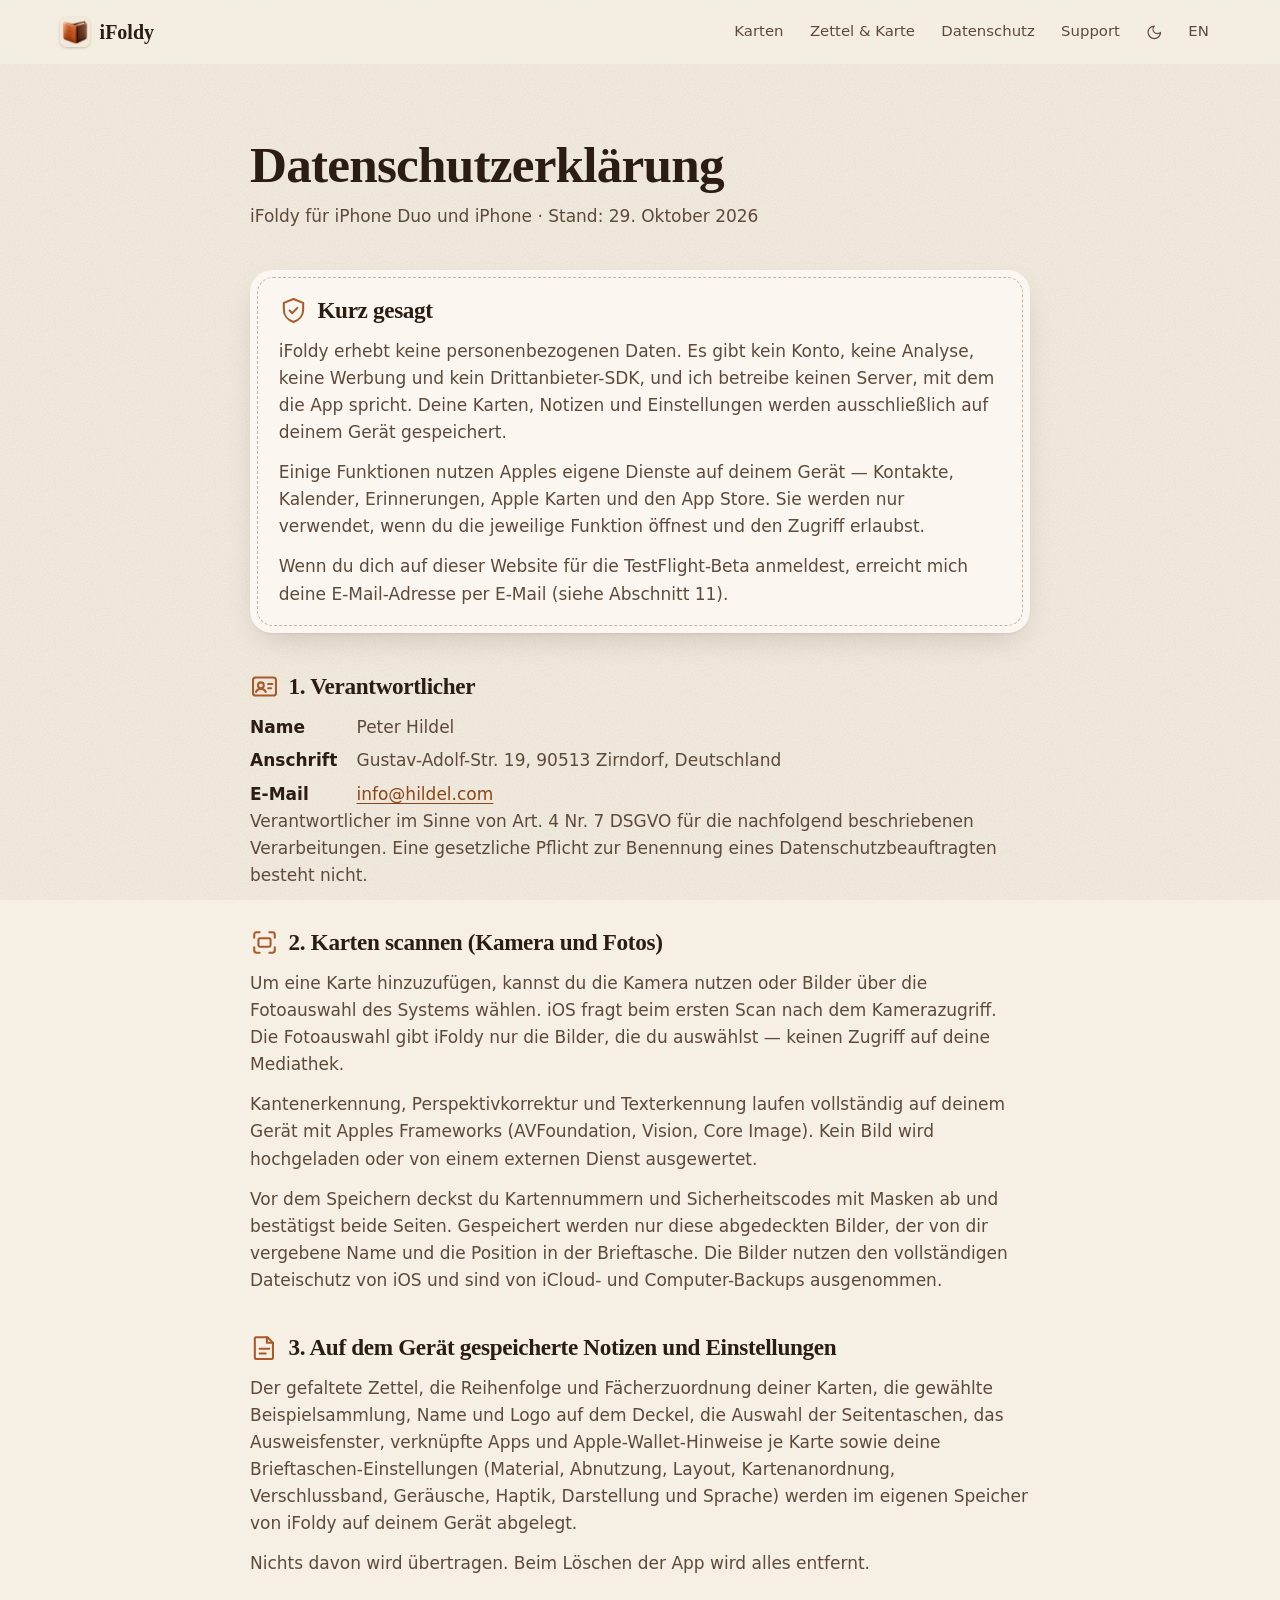
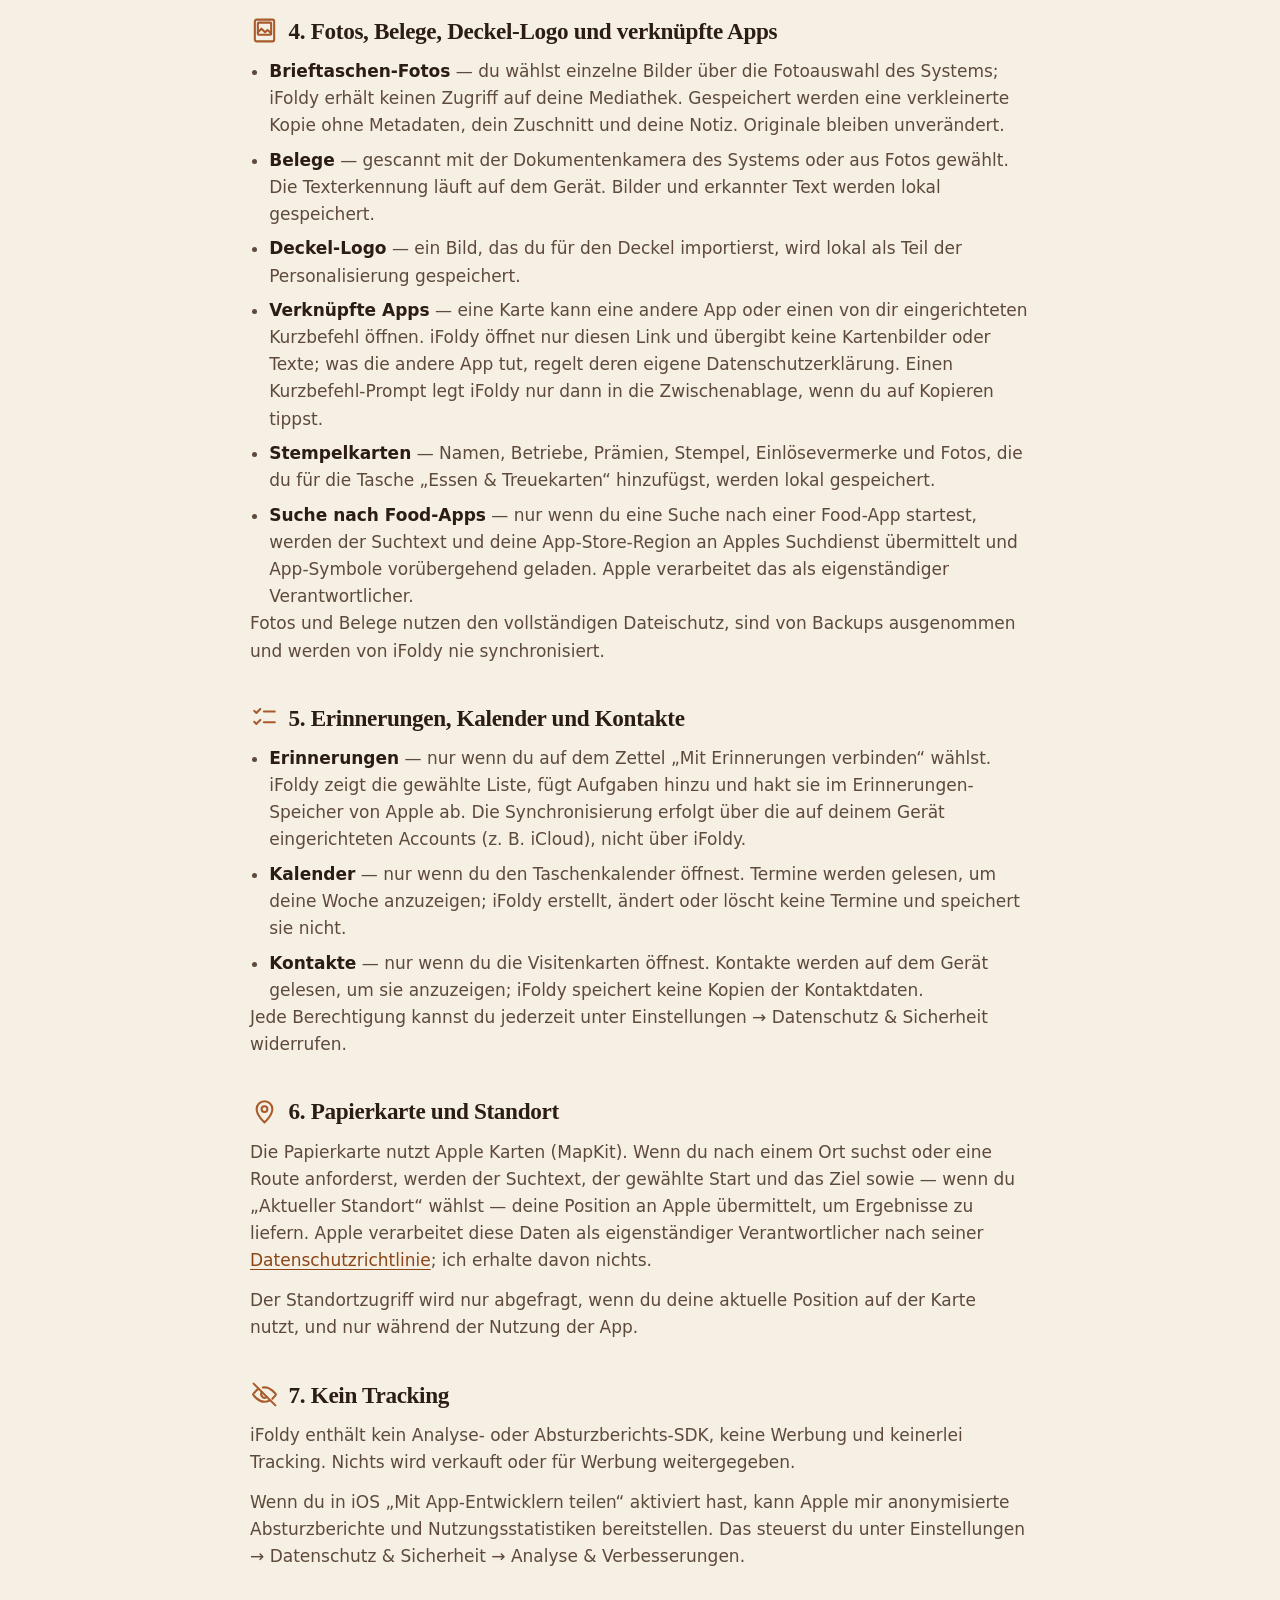
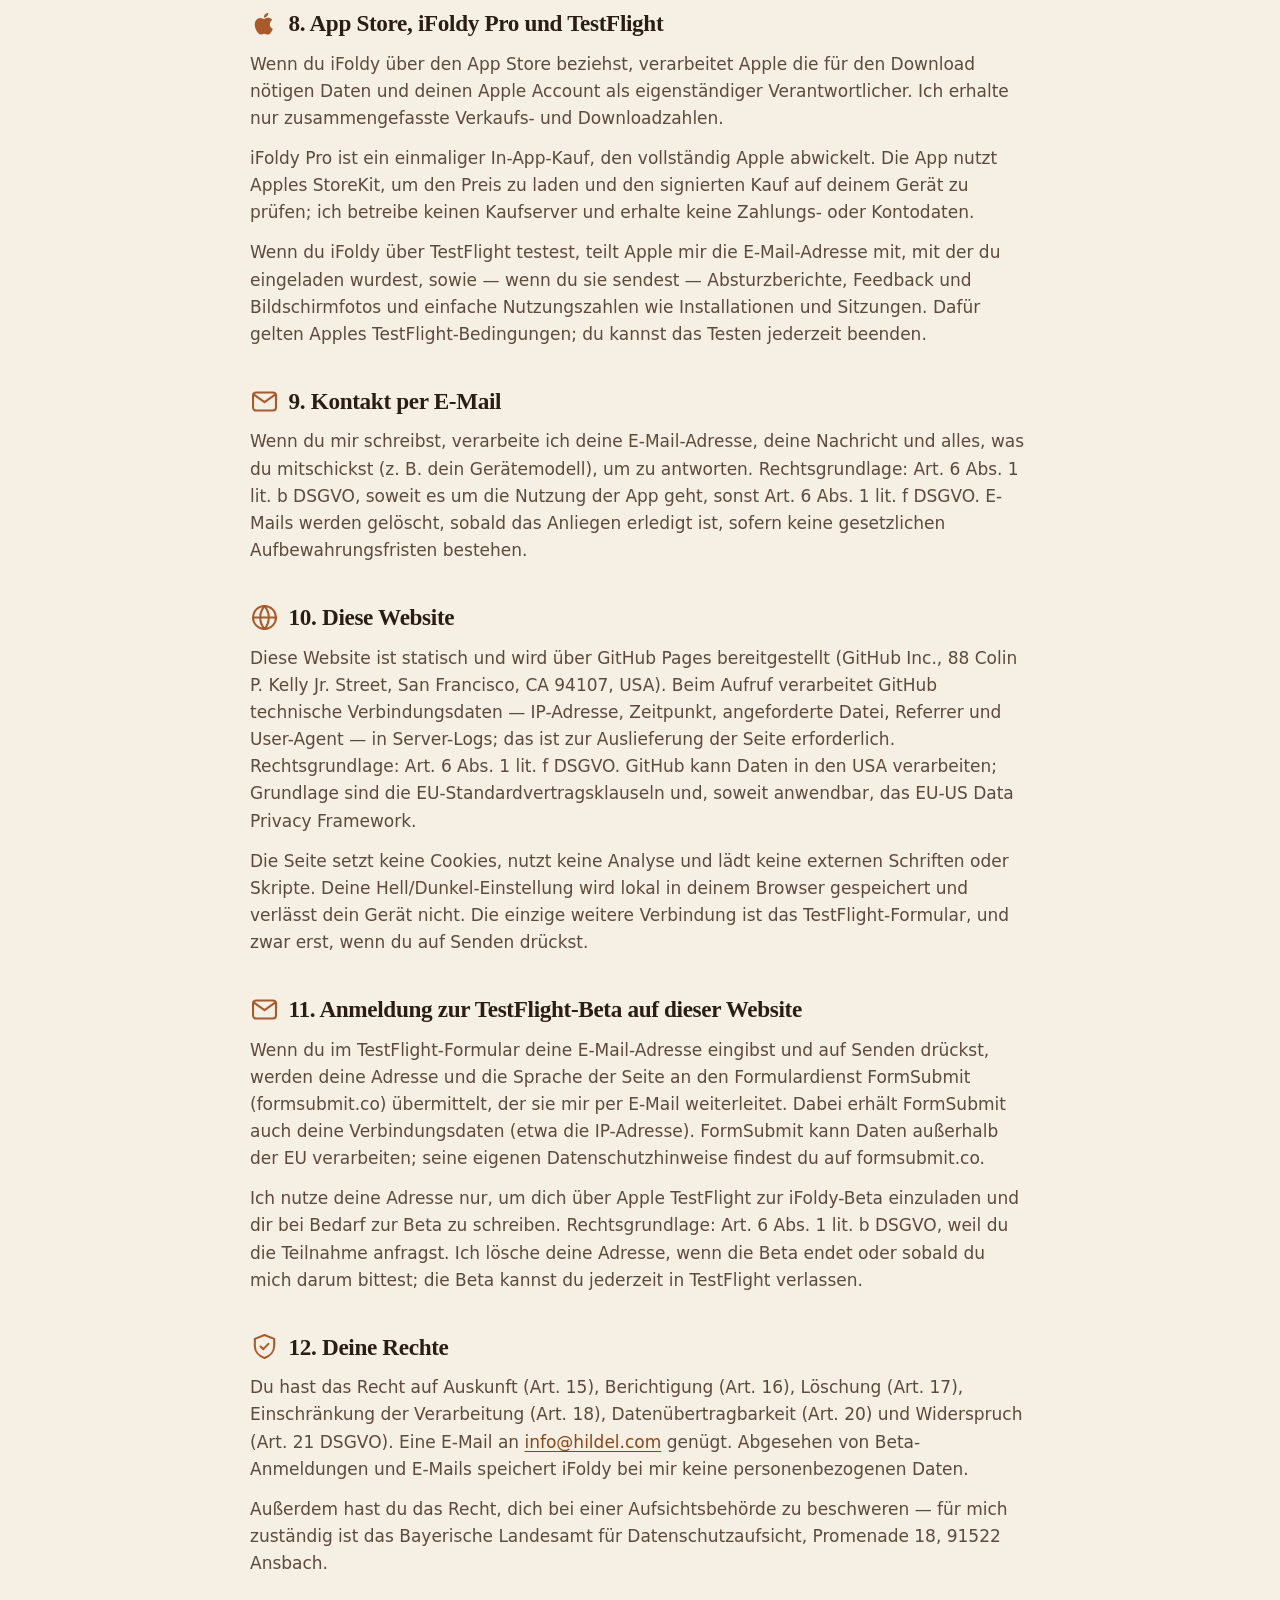
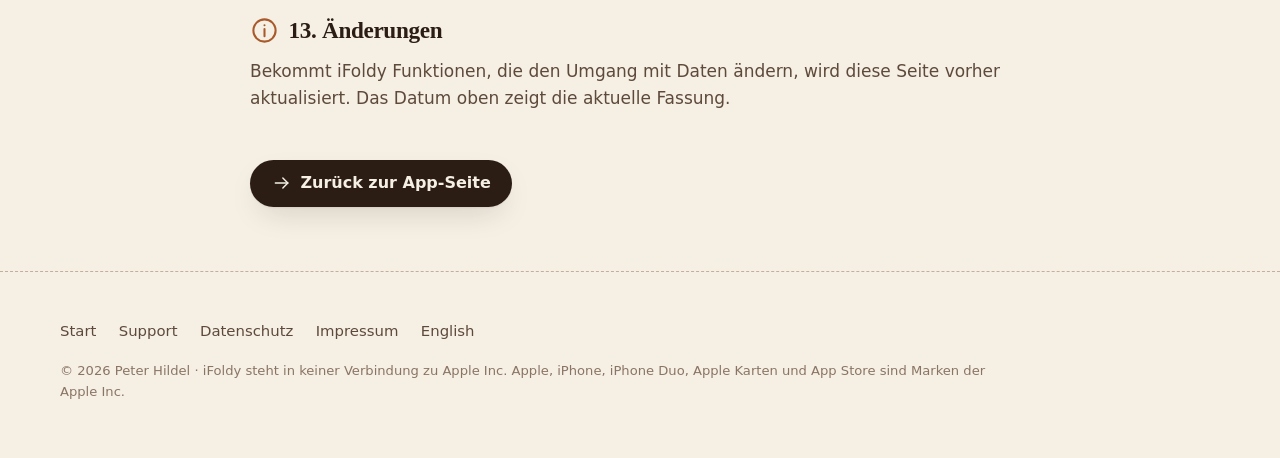
<file: privacy-de.html>
<!DOCTYPE html>
<html lang="de">
<head>
  <meta charset="UTF-8">
  <meta name="viewport" content="width=device-width, initial-scale=1.0">
  <title>Datenschutzerklärung — iFoldy</title>
  <meta name="description" content="Wie iFoldy mit Daten umgeht: kein Konto, kein Tracking, alles bleibt auf deinem Gerät.">
  <link rel="canonical" href="https://ifoldy.app/privacy-de.html">
  <link rel="alternate" hreflang="en" href="https://ifoldy.app/privacy.html">
  <link rel="alternate" hreflang="de" href="https://ifoldy.app/privacy-de.html">
  <link rel="alternate" hreflang="x-default" href="https://ifoldy.app/privacy.html">
  <meta name="theme-color" content="#F5EFE4" media="(prefers-color-scheme: light)">
  <meta name="theme-color" content="#1A120D" media="(prefers-color-scheme: dark)">
  <link rel="icon" href="assets/favicon-64.png" sizes="64x64" type="image/png">
  <link rel="icon" href="assets/favicon-32.png" sizes="32x32" type="image/png">
  <link rel="apple-touch-icon" href="assets/apple-touch-icon.png">
  <script>
    (function () {
      try {
        var saved = localStorage.getItem('theme');
        if (saved === 'dark' || (!saved && matchMedia('(prefers-color-scheme: dark)').matches))
          document.documentElement.classList.add('dark');
      } catch (e) {}
    })();
  </script>
  <link rel="stylesheet" href="assets/landing.css?v=7">
</head>
<body>
<a class="skip" href="#main">Zum Inhalt springen</a>

<div id="nav-top" aria-hidden="true"></div>
<nav class="nav">
  <div class="wrap nav-inner">
    <a class="brand" href="index-de.html">
      <img src="assets/icon-256.png" alt="" width="30" height="30">
      <span>iFoldy</span>
    </a>
    <div class="nav-right">
      <a class="nav-link hide-sm" href="index-de.html#cards">Karten</a>
      <a class="nav-link hide-sm" href="index-de.html#sleeve">Zettel &amp; Karte</a>
      <a class="nav-link hide-sm" href="index-de.html#privacy">Datenschutz</a>
      <a class="nav-link hide-sm" href="support-de.html">Support</a>
      <button id="theme-toggle" class="icon-btn" type="button" aria-label="Zwischen hell und dunkel wechseln" aria-pressed="false">
        <svg class="ico" id="theme-icon" aria-hidden="true"><use href="assets/icons.svg#i-moon"/></svg>
      </button>
      <a class="nav-link" href="privacy.html" hreflang="en" lang="en">EN</a>
    </div>
  </div>
</nav>

<main class="doc" id="main">
  <h1>Datenschutzerklärung</h1>
  <p class="doc-meta">iFoldy für iPhone Duo und iPhone · Stand: 29. Oktober 2026</p>

  <div class="summary">
    <h2><svg class="ico" aria-hidden="true"><use href="assets/icons.svg#i-shield"/></svg> Kurz gesagt</h2>
    <p>iFoldy erhebt keine personenbezogenen Daten. Es gibt kein Konto, keine Analyse, keine Werbung und kein Drittanbieter-SDK, und ich betreibe keinen Server, mit dem die App spricht. Deine Karten, Notizen und Einstellungen werden ausschließlich auf deinem Gerät gespeichert.</p>
    <p>Einige Funktionen nutzen Apples eigene Dienste auf deinem Gerät — Kontakte, Kalender, Erinnerungen, Apple Karten und den App Store. Sie werden nur verwendet, wenn du die jeweilige Funktion öffnest und den Zugriff erlaubst.</p>
    <p>Wenn du dich auf dieser Website für die TestFlight-Beta anmeldest, erreicht mich deine E-Mail-Adresse per E-Mail (siehe Abschnitt 11).</p>
  </div>

  <section>
    <h2><svg class="ico" aria-hidden="true"><use href="assets/icons.svg#i-person"/></svg> 1. Verantwortlicher</h2>
    <dl>
      <dt>Name</dt><dd>Peter Hildel</dd>
      <dt>Anschrift</dt><dd>Gustav-Adolf-Str. 19, 90513 Zirndorf, Deutschland</dd>
      <dt>E-Mail</dt><dd><a href="mailto:info@hildel.com">info@hildel.com</a></dd>
    </dl>
    <p>Verantwortlicher im Sinne von Art. 4 Nr. 7 DSGVO für die nachfolgend beschriebenen Verarbeitungen. Eine gesetzliche Pflicht zur Benennung eines Datenschutzbeauftragten besteht nicht.</p>
  </section>
  <section>
    <h2><svg class="ico" aria-hidden="true"><use href="assets/icons.svg#i-scan"/></svg> 2. Karten scannen (Kamera und Fotos)</h2>
    <p>Um eine Karte hinzuzufügen, kannst du die Kamera nutzen oder Bilder über die Fotoauswahl des Systems wählen. iOS fragt beim ersten Scan nach dem Kamerazugriff. Die Fotoauswahl gibt iFoldy nur die Bilder, die du auswählst — keinen Zugriff auf deine Mediathek.</p>
    <p>Kantenerkennung, Perspektivkorrektur und Texterkennung laufen vollständig auf deinem Gerät mit Apples Frameworks (AVFoundation, Vision, Core Image). Kein Bild wird hochgeladen oder von einem externen Dienst ausgewertet.</p>
    <p>Vor dem Speichern deckst du Kartennummern und Sicherheitscodes mit Masken ab und bestätigst beide Seiten. Gespeichert werden nur diese abgedeckten Bilder, der von dir vergebene Name und die Position in der Brieftasche. Die Bilder nutzen den vollständigen Dateischutz von iOS und sind von iCloud- und Computer-Backups ausgenommen.</p>
  </section>
  <section>
    <h2><svg class="ico" aria-hidden="true"><use href="assets/icons.svg#i-note"/></svg> 3. Auf dem Gerät gespeicherte Notizen und Einstellungen</h2>
    <p>Der gefaltete Zettel, die Reihenfolge und Fächerzuordnung deiner Karten, die gewählte Beispielsammlung, Name und Logo auf dem Deckel, die Auswahl der Seitentaschen, das Ausweisfenster, verknüpfte Apps und Apple-Wallet-Hinweise je Karte sowie deine Brieftaschen-Einstellungen (Material, Abnutzung, Layout, Kartenanordnung, Verschlussband, Geräusche, Haptik, Darstellung und Sprache) werden im eigenen Speicher von iFoldy auf deinem Gerät abgelegt.</p>
    <p>Nichts davon wird übertragen. Beim Löschen der App wird alles entfernt.</p>
  </section>
  <section>
    <h2><svg class="ico" aria-hidden="true"><use href="assets/icons.svg#i-photo"/></svg> 4. Fotos, Belege, Deckel-Logo und verknüpfte Apps</h2>
    <ul>
      <li><strong>Brieftaschen-Fotos</strong> — du wählst einzelne Bilder über die Fotoauswahl des Systems; iFoldy erhält keinen Zugriff auf deine Mediathek. Gespeichert werden eine verkleinerte Kopie ohne Metadaten, dein Zuschnitt und deine Notiz. Originale bleiben unverändert.</li>
      <li><strong>Belege</strong> — gescannt mit der Dokumentenkamera des Systems oder aus Fotos gewählt. Die Texterkennung läuft auf dem Gerät. Bilder und erkannter Text werden lokal gespeichert.</li>
      <li><strong>Deckel-Logo</strong> — ein Bild, das du für den Deckel importierst, wird lokal als Teil der Personalisierung gespeichert.</li>
      <li><strong>Verknüpfte Apps</strong> — eine Karte kann eine andere App oder einen von dir eingerichteten Kurzbefehl öffnen. iFoldy öffnet nur diesen Link und übergibt keine Kartenbilder oder Texte; was die andere App tut, regelt deren eigene Datenschutzerklärung. Einen Kurzbefehl-Prompt legt iFoldy nur dann in die Zwischenablage, wenn du auf Kopieren tippst.</li>
      <li><strong>Stempelkarten</strong> — Namen, Betriebe, Prämien, Stempel, Einlösevermerke und Fotos, die du für die Tasche „Essen &amp; Treuekarten“ hinzufügst, werden lokal gespeichert.</li>
      <li><strong>Suche nach Food-Apps</strong> — nur wenn du eine Suche nach einer Food-App startest, werden der Suchtext und deine App-Store-Region an Apples Suchdienst übermittelt und App-Symbole vorübergehend geladen. Apple verarbeitet das als eigenständiger Verantwortlicher.</li>
    </ul>
    <p>Fotos und Belege nutzen den vollständigen Dateischutz, sind von Backups ausgenommen und werden von iFoldy nie synchronisiert.</p>
  </section>
  <section>
    <h2><svg class="ico" aria-hidden="true"><use href="assets/icons.svg#i-check-list"/></svg> 5. Erinnerungen, Kalender und Kontakte</h2>
    <ul>
      <li><strong>Erinnerungen</strong> — nur wenn du auf dem Zettel „Mit Erinnerungen verbinden“ wählst. iFoldy zeigt die gewählte Liste, fügt Aufgaben hinzu und hakt sie im Erinnerungen-Speicher von Apple ab. Die Synchronisierung erfolgt über die auf deinem Gerät eingerichteten Accounts (z. B. iCloud), nicht über iFoldy.</li>
      <li><strong>Kalender</strong> — nur wenn du den Taschenkalender öffnest. Termine werden gelesen, um deine Woche anzuzeigen; iFoldy erstellt, ändert oder löscht keine Termine und speichert sie nicht.</li>
      <li><strong>Kontakte</strong> — nur wenn du die Visitenkarten öffnest. Kontakte werden auf dem Gerät gelesen, um sie anzuzeigen; iFoldy speichert keine Kopien der Kontaktdaten.</li>
    </ul>
    <p>Jede Berechtigung kannst du jederzeit unter Einstellungen → Datenschutz &amp; Sicherheit widerrufen.</p>
  </section>
  <section>
    <h2><svg class="ico" aria-hidden="true"><use href="assets/icons.svg#i-map"/></svg> 6. Papierkarte und Standort</h2>
    <p>Die Papierkarte nutzt Apple Karten (MapKit). Wenn du nach einem Ort suchst oder eine Route anforderst, werden der Suchtext, der gewählte Start und das Ziel sowie — wenn du „Aktueller Standort“ wählst — deine Position an Apple übermittelt, um Ergebnisse zu liefern. Apple verarbeitet diese Daten als eigenständiger Verantwortlicher nach seiner <a href="https://www.apple.com/de/legal/privacy/">Datenschutzrichtlinie</a>; ich erhalte davon nichts.</p>
    <p>Der Standortzugriff wird nur abgefragt, wenn du deine aktuelle Position auf der Karte nutzt, und nur während der Nutzung der App.</p>
  </section>
  <section>
    <h2><svg class="ico" aria-hidden="true"><use href="assets/icons.svg#i-eye-off"/></svg> 7. Kein Tracking</h2>
    <p>iFoldy enthält kein Analyse- oder Absturzberichts-SDK, keine Werbung und keinerlei Tracking. Nichts wird verkauft oder für Werbung weitergegeben.</p>
    <p>Wenn du in iOS „Mit App-Entwicklern teilen“ aktiviert hast, kann Apple mir anonymisierte Absturzberichte und Nutzungsstatistiken bereitstellen. Das steuerst du unter Einstellungen → Datenschutz &amp; Sicherheit → Analyse &amp; Verbesserungen.</p>
  </section>
  <section>
    <h2><svg class="ico" aria-hidden="true"><use href="assets/icons.svg#i-apple"/></svg> 8. App Store, iFoldy Pro und TestFlight</h2>
    <p>Wenn du iFoldy über den App Store beziehst, verarbeitet Apple die für den Download nötigen Daten und deinen Apple Account als eigenständiger Verantwortlicher. Ich erhalte nur zusammengefasste Verkaufs- und Downloadzahlen.</p>
    <p>iFoldy Pro ist ein einmaliger In-App-Kauf, den vollständig Apple abwickelt. Die App nutzt Apples StoreKit, um den Preis zu laden und den signierten Kauf auf deinem Gerät zu prüfen; ich betreibe keinen Kaufserver und erhalte keine Zahlungs- oder Kontodaten.</p>
    <p>Wenn du iFoldy über TestFlight testest, teilt Apple mir die E-Mail-Adresse mit, mit der du eingeladen wurdest, sowie — wenn du sie sendest — Absturzberichte, Feedback und Bildschirmfotos und einfache Nutzungszahlen wie Installationen und Sitzungen. Dafür gelten Apples TestFlight-Bedingungen; du kannst das Testen jederzeit beenden.</p>
  </section>
  <section>
    <h2><svg class="ico" aria-hidden="true"><use href="assets/icons.svg#i-mail"/></svg> 9. Kontakt per E-Mail</h2>
    <p>Wenn du mir schreibst, verarbeite ich deine E-Mail-Adresse, deine Nachricht und alles, was du mitschickst (z. B. dein Gerätemodell), um zu antworten. Rechtsgrundlage: Art. 6 Abs. 1 lit. b DSGVO, soweit es um die Nutzung der App geht, sonst Art. 6 Abs. 1 lit. f DSGVO. E-Mails werden gelöscht, sobald das Anliegen erledigt ist, sofern keine gesetzlichen Aufbewahrungsfristen bestehen.</p>
  </section>
  <section>
    <h2><svg class="ico" aria-hidden="true"><use href="assets/icons.svg#i-globe"/></svg> 10. Diese Website</h2>
    <p>Diese Website ist statisch und wird über GitHub Pages bereitgestellt (GitHub Inc., 88 Colin P. Kelly Jr. Street, San Francisco, CA 94107, USA). Beim Aufruf verarbeitet GitHub technische Verbindungsdaten — IP-Adresse, Zeitpunkt, angeforderte Datei, Referrer und User-Agent — in Server-Logs; das ist zur Auslieferung der Seite erforderlich. Rechtsgrundlage: Art. 6 Abs. 1 lit. f DSGVO. GitHub kann Daten in den USA verarbeiten; Grundlage sind die EU-Standardvertragsklauseln und, soweit anwendbar, das EU-US Data Privacy Framework.</p>
    <p>Die Seite setzt keine Cookies, nutzt keine Analyse und lädt keine externen Schriften oder Skripte. Deine Hell/Dunkel-Einstellung wird lokal in deinem Browser gespeichert und verlässt dein Gerät nicht. Die einzige weitere Verbindung ist das TestFlight-Formular, und zwar erst, wenn du auf Senden drückst.</p>
  </section>
  <section id="beta">
    <h2><svg class="ico" aria-hidden="true"><use href="assets/icons.svg#i-mail"/></svg> 11. Anmeldung zur TestFlight-Beta auf dieser Website</h2>
    <p>Wenn du im TestFlight-Formular deine E-Mail-Adresse eingibst und auf Senden drückst, werden deine Adresse und die Sprache der Seite an den Formulardienst FormSubmit (formsubmit.co) übermittelt, der sie mir per E-Mail weiterleitet. Dabei erhält FormSubmit auch deine Verbindungsdaten (etwa die IP-Adresse). FormSubmit kann Daten außerhalb der EU verarbeiten; seine eigenen Datenschutzhinweise findest du auf formsubmit.co.</p>
    <p>Ich nutze deine Adresse nur, um dich über Apple TestFlight zur iFoldy-Beta einzuladen und dir bei Bedarf zur Beta zu schreiben. Rechtsgrundlage: Art. 6 Abs. 1 lit. b DSGVO, weil du die Teilnahme anfragst. Ich lösche deine Adresse, wenn die Beta endet oder sobald du mich darum bittest; die Beta kannst du jederzeit in TestFlight verlassen.</p>
  </section>
  <section>
    <h2><svg class="ico" aria-hidden="true"><use href="assets/icons.svg#i-shield"/></svg> 12. Deine Rechte</h2>
    <p>Du hast das Recht auf Auskunft (Art. 15), Berichtigung (Art. 16), Löschung (Art. 17), Einschränkung der Verarbeitung (Art. 18), Datenübertragbarkeit (Art. 20) und Widerspruch (Art. 21 DSGVO). Eine E-Mail an <a href="mailto:info@hildel.com">info@hildel.com</a> genügt. Abgesehen von Beta-Anmeldungen und E-Mails speichert iFoldy bei mir keine personenbezogenen Daten.</p>
    <p>Außerdem hast du das Recht, dich bei einer Aufsichtsbehörde zu beschweren — für mich zuständig ist das Bayerische Landesamt für Datenschutzaufsicht, Promenade 18, 91522 Ansbach.</p>
  </section>
  <section>
    <h2><svg class="ico" aria-hidden="true"><use href="assets/icons.svg#i-info"/></svg> 13. Änderungen</h2>
    <p>Bekommt iFoldy Funktionen, die den Umgang mit Daten ändern, wird diese Seite vorher aktualisiert. Das Datum oben zeigt die aktuelle Fassung.</p>
  </section>

  <div class="back">
    <a href="index-de.html" class="btn btn-primary"><svg class="ico" aria-hidden="true"><use href="assets/icons.svg#i-arrow-right"/></svg> Zurück zur App-Seite</a>
  </div>
</main>

<footer class="footer">
  <div class="wrap">
    <div class="footer-links">
      <a href="index-de.html">Start</a>
      <a href="support-de.html">Support</a>
      <a href="privacy-de.html">Datenschutz</a>
      <a href="impressum-de.html">Impressum</a>
      <a href="privacy.html" hreflang="en" lang="en">English</a>
    </div>
    <p class="footer-note tiny">© <span id="year">2026</span> Peter Hildel · iFoldy steht in keiner Verbindung zu Apple Inc. Apple, iPhone, iPhone Duo, Apple Karten und App Store sind Marken der Apple&nbsp;Inc.</p>
  </div>
</footer>

<script src="assets/site.js?v=3" defer></script>
</body>
</html>
</file>
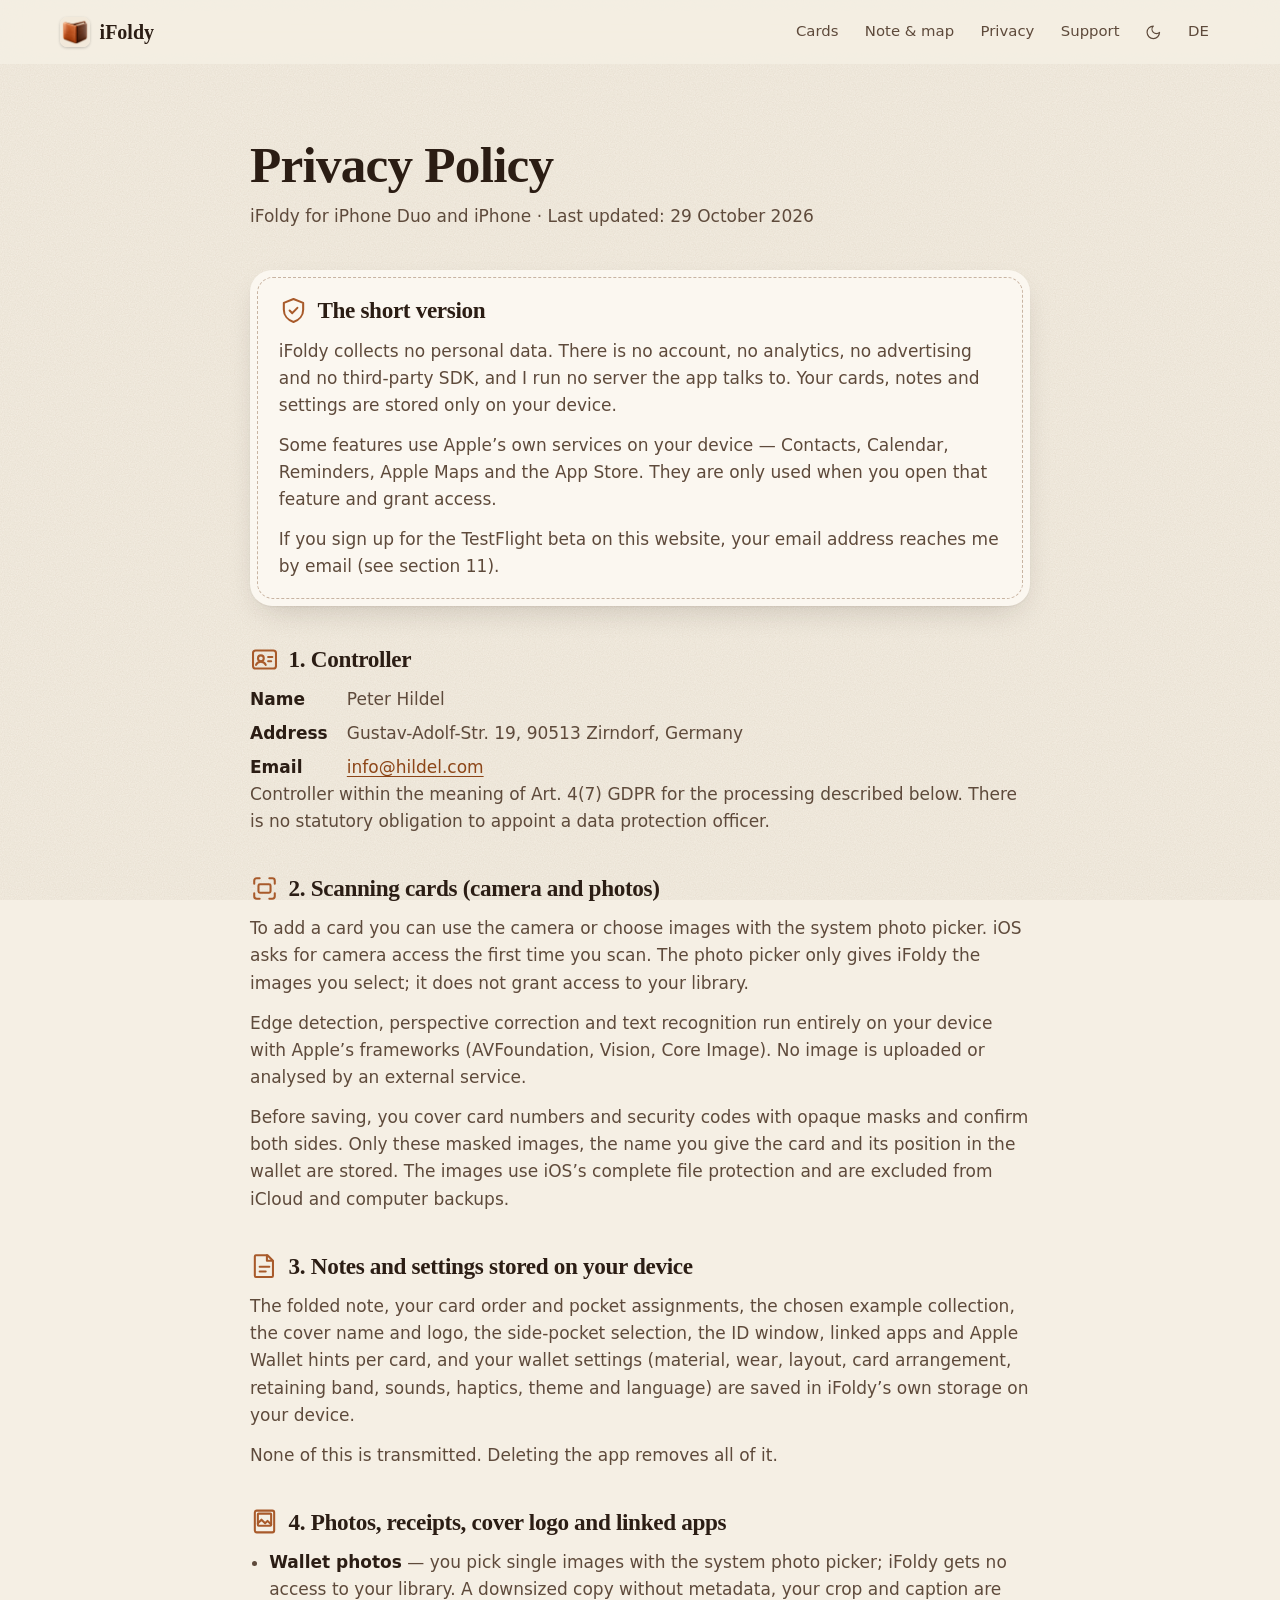
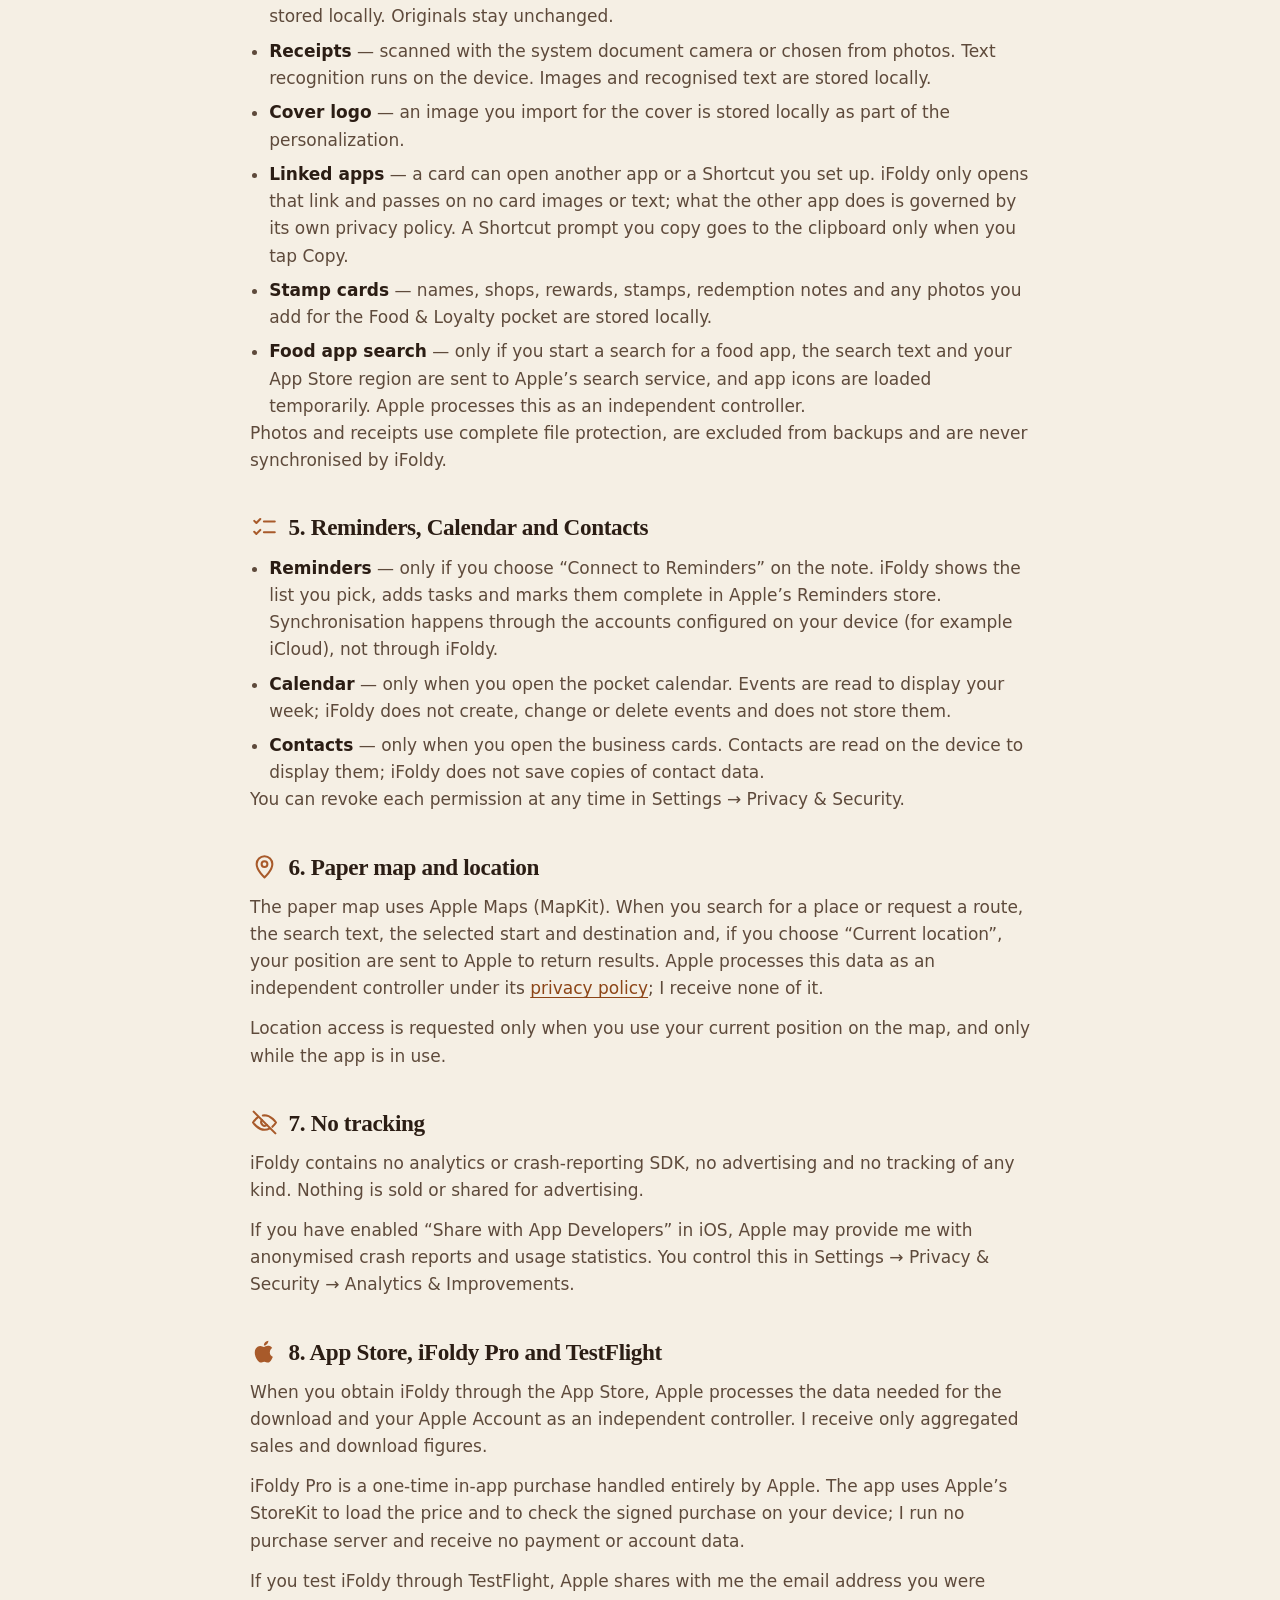
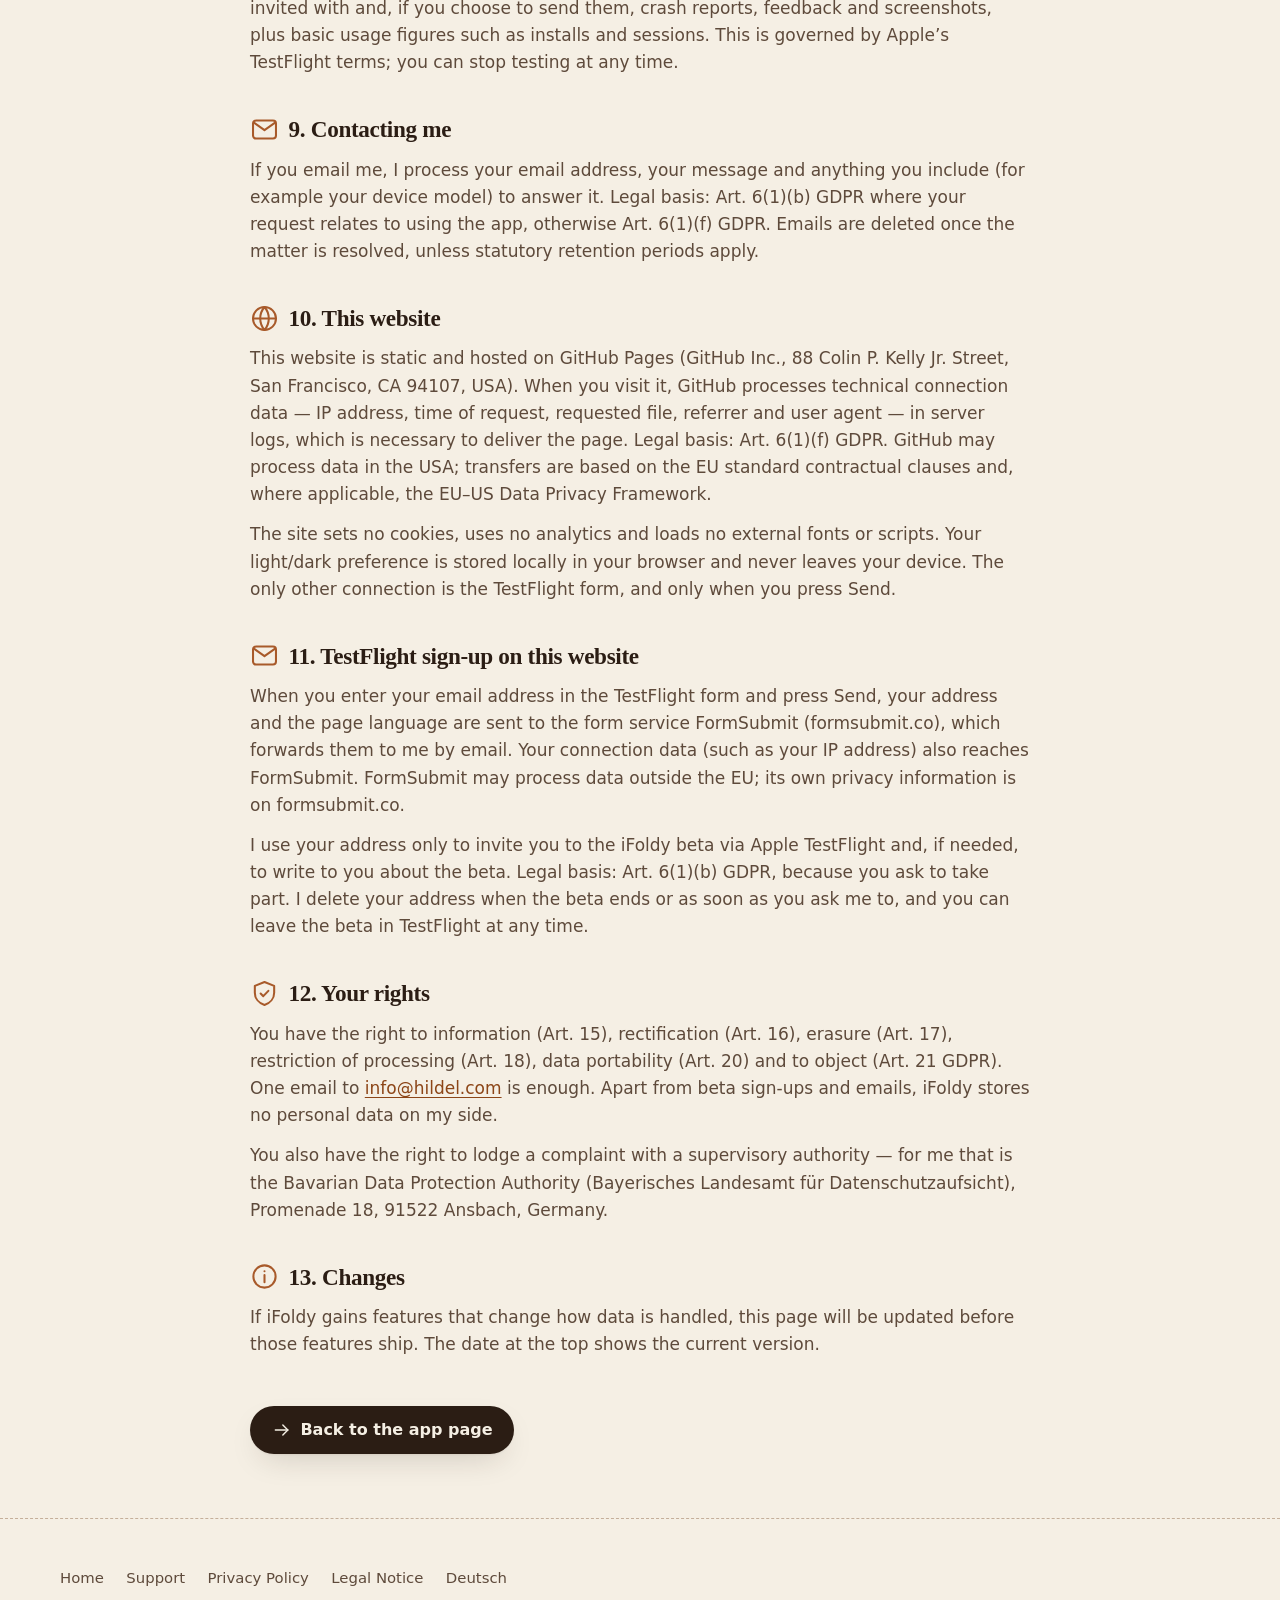
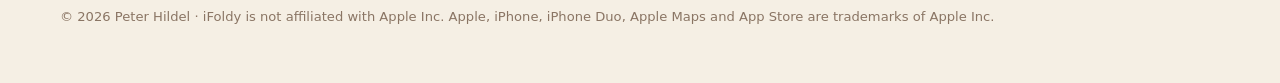
<file: privacy.html>
<!DOCTYPE html>
<html lang="en">
<head>
  <meta charset="UTF-8">
  <meta name="viewport" content="width=device-width, initial-scale=1.0">
  <title>Privacy Policy — iFoldy</title>
  <meta name="description" content="How iFoldy handles data: no account, no tracking, everything stays on your device.">
  <link rel="canonical" href="https://ifoldy.app/privacy.html">
  <link rel="alternate" hreflang="en" href="https://ifoldy.app/privacy.html">
  <link rel="alternate" hreflang="de" href="https://ifoldy.app/privacy-de.html">
  <link rel="alternate" hreflang="x-default" href="https://ifoldy.app/privacy.html">
  <meta name="theme-color" content="#F5EFE4" media="(prefers-color-scheme: light)">
  <meta name="theme-color" content="#1A120D" media="(prefers-color-scheme: dark)">
  <link rel="icon" href="assets/favicon-64.png" sizes="64x64" type="image/png">
  <link rel="icon" href="assets/favicon-32.png" sizes="32x32" type="image/png">
  <link rel="apple-touch-icon" href="assets/apple-touch-icon.png">
  <script>
    (function () {
      try {
        var saved = localStorage.getItem('theme');
        if (saved === 'dark' || (!saved && matchMedia('(prefers-color-scheme: dark)').matches))
          document.documentElement.classList.add('dark');
      } catch (e) {}
    })();
  </script>
  <link rel="stylesheet" href="assets/landing.css?v=7">
</head>
<body>
<a class="skip" href="#main">Skip to content</a>

<div id="nav-top" aria-hidden="true"></div>
<nav class="nav">
  <div class="wrap nav-inner">
    <a class="brand" href="index.html">
      <img src="assets/icon-256.png" alt="" width="30" height="30">
      <span>iFoldy</span>
    </a>
    <div class="nav-right">
      <a class="nav-link hide-sm" href="index.html#cards">Cards</a>
      <a class="nav-link hide-sm" href="index.html#sleeve">Note &amp; map</a>
      <a class="nav-link hide-sm" href="index.html#privacy">Privacy</a>
      <a class="nav-link hide-sm" href="support.html">Support</a>
      <button id="theme-toggle" class="icon-btn" type="button" aria-label="Switch between light and dark" aria-pressed="false">
        <svg class="ico" id="theme-icon" aria-hidden="true"><use href="assets/icons.svg#i-moon"/></svg>
      </button>
      <a class="nav-link" href="privacy-de.html" hreflang="de" lang="de">DE</a>
    </div>
  </div>
</nav>

<main class="doc" id="main">
  <h1>Privacy Policy</h1>
  <p class="doc-meta">iFoldy for iPhone Duo and iPhone · Last updated: 29 October 2026</p>

  <div class="summary">
    <h2><svg class="ico" aria-hidden="true"><use href="assets/icons.svg#i-shield"/></svg> The short version</h2>
    <p>iFoldy collects no personal data. There is no account, no analytics, no advertising and no third-party SDK, and I run no server the app talks to. Your cards, notes and settings are stored only on your device.</p>
    <p>Some features use Apple’s own services on your device — Contacts, Calendar, Reminders, Apple Maps and the App Store. They are only used when you open that feature and grant access.</p>
    <p>If you sign up for the TestFlight beta on this website, your email address reaches me by email (see section 11).</p>
  </div>

  <section>
    <h2><svg class="ico" aria-hidden="true"><use href="assets/icons.svg#i-person"/></svg> 1. Controller</h2>
    <dl>
      <dt>Name</dt><dd>Peter Hildel</dd>
      <dt>Address</dt><dd>Gustav-Adolf-Str. 19, 90513 Zirndorf, Germany</dd>
      <dt>Email</dt><dd><a href="mailto:info@hildel.com">info@hildel.com</a></dd>
    </dl>
    <p>Controller within the meaning of Art. 4(7) GDPR for the processing described below. There is no statutory obligation to appoint a data protection officer.</p>
  </section>
  <section>
    <h2><svg class="ico" aria-hidden="true"><use href="assets/icons.svg#i-scan"/></svg> 2. Scanning cards (camera and photos)</h2>
    <p>To add a card you can use the camera or choose images with the system photo picker. iOS asks for camera access the first time you scan. The photo picker only gives iFoldy the images you select; it does not grant access to your library.</p>
    <p>Edge detection, perspective correction and text recognition run entirely on your device with Apple’s frameworks (AVFoundation, Vision, Core Image). No image is uploaded or analysed by an external service.</p>
    <p>Before saving, you cover card numbers and security codes with opaque masks and confirm both sides. Only these masked images, the name you give the card and its position in the wallet are stored. The images use iOS’s complete file protection and are excluded from iCloud and computer backups.</p>
  </section>
  <section>
    <h2><svg class="ico" aria-hidden="true"><use href="assets/icons.svg#i-note"/></svg> 3. Notes and settings stored on your device</h2>
    <p>The folded note, your card order and pocket assignments, the chosen example collection, the cover name and logo, the side-pocket selection, the ID window, linked apps and Apple Wallet hints per card, and your wallet settings (material, wear, layout, card arrangement, retaining band, sounds, haptics, theme and language) are saved in iFoldy’s own storage on your device.</p>
    <p>None of this is transmitted. Deleting the app removes all of it.</p>
  </section>
  <section>
    <h2><svg class="ico" aria-hidden="true"><use href="assets/icons.svg#i-photo"/></svg> 4. Photos, receipts, cover logo and linked apps</h2>
    <ul>
      <li><strong>Wallet photos</strong> — you pick single images with the system photo picker; iFoldy gets no access to your library. A downsized copy without metadata, your crop and caption are stored locally. Originals stay unchanged.</li>
      <li><strong>Receipts</strong> — scanned with the system document camera or chosen from photos. Text recognition runs on the device. Images and recognised text are stored locally.</li>
      <li><strong>Cover logo</strong> — an image you import for the cover is stored locally as part of the personalization.</li>
      <li><strong>Linked apps</strong> — a card can open another app or a Shortcut you set up. iFoldy only opens that link and passes on no card images or text; what the other app does is governed by its own privacy policy. A Shortcut prompt you copy goes to the clipboard only when you tap Copy.</li>
      <li><strong>Stamp cards</strong> — names, shops, rewards, stamps, redemption notes and any photos you add for the Food &amp; Loyalty pocket are stored locally.</li>
      <li><strong>Food app search</strong> — only if you start a search for a food app, the search text and your App Store region are sent to Apple’s search service, and app icons are loaded temporarily. Apple processes this as an independent controller.</li>
    </ul>
    <p>Photos and receipts use complete file protection, are excluded from backups and are never synchronised by iFoldy.</p>
  </section>
  <section>
    <h2><svg class="ico" aria-hidden="true"><use href="assets/icons.svg#i-check-list"/></svg> 5. Reminders, Calendar and Contacts</h2>
    <ul>
      <li><strong>Reminders</strong> — only if you choose “Connect to Reminders” on the note. iFoldy shows the list you pick, adds tasks and marks them complete in Apple’s Reminders store. Synchronisation happens through the accounts configured on your device (for example iCloud), not through iFoldy.</li>
      <li><strong>Calendar</strong> — only when you open the pocket calendar. Events are read to display your week; iFoldy does not create, change or delete events and does not store them.</li>
      <li><strong>Contacts</strong> — only when you open the business cards. Contacts are read on the device to display them; iFoldy does not save copies of contact data.</li>
    </ul>
    <p>You can revoke each permission at any time in Settings → Privacy &amp; Security.</p>
  </section>
  <section>
    <h2><svg class="ico" aria-hidden="true"><use href="assets/icons.svg#i-map"/></svg> 6. Paper map and location</h2>
    <p>The paper map uses Apple Maps (MapKit). When you search for a place or request a route, the search text, the selected start and destination and, if you choose “Current location”, your position are sent to Apple to return results. Apple processes this data as an independent controller under its <a href="https://www.apple.com/legal/privacy/">privacy policy</a>; I receive none of it.</p>
    <p>Location access is requested only when you use your current position on the map, and only while the app is in use.</p>
  </section>
  <section>
    <h2><svg class="ico" aria-hidden="true"><use href="assets/icons.svg#i-eye-off"/></svg> 7. No tracking</h2>
    <p>iFoldy contains no analytics or crash-reporting SDK, no advertising and no tracking of any kind. Nothing is sold or shared for advertising.</p>
    <p>If you have enabled “Share with App Developers” in iOS, Apple may provide me with anonymised crash reports and usage statistics. You control this in Settings → Privacy &amp; Security → Analytics &amp; Improvements.</p>
  </section>
  <section>
    <h2><svg class="ico" aria-hidden="true"><use href="assets/icons.svg#i-apple"/></svg> 8. App Store, iFoldy Pro and TestFlight</h2>
    <p>When you obtain iFoldy through the App Store, Apple processes the data needed for the download and your Apple Account as an independent controller. I receive only aggregated sales and download figures.</p>
    <p>iFoldy Pro is a one-time in-app purchase handled entirely by Apple. The app uses Apple’s StoreKit to load the price and to check the signed purchase on your device; I run no purchase server and receive no payment or account data.</p>
    <p>If you test iFoldy through TestFlight, Apple shares with me the email address you were invited with and, if you choose to send them, crash reports, feedback and screenshots, plus basic usage figures such as installs and sessions. This is governed by Apple’s TestFlight terms; you can stop testing at any time.</p>
  </section>
  <section>
    <h2><svg class="ico" aria-hidden="true"><use href="assets/icons.svg#i-mail"/></svg> 9. Contacting me</h2>
    <p>If you email me, I process your email address, your message and anything you include (for example your device model) to answer it. Legal basis: Art. 6(1)(b) GDPR where your request relates to using the app, otherwise Art. 6(1)(f) GDPR. Emails are deleted once the matter is resolved, unless statutory retention periods apply.</p>
  </section>
  <section>
    <h2><svg class="ico" aria-hidden="true"><use href="assets/icons.svg#i-globe"/></svg> 10. This website</h2>
    <p>This website is static and hosted on GitHub Pages (GitHub Inc., 88 Colin P. Kelly Jr. Street, San Francisco, CA 94107, USA). When you visit it, GitHub processes technical connection data — IP address, time of request, requested file, referrer and user agent — in server logs, which is necessary to deliver the page. Legal basis: Art. 6(1)(f) GDPR. GitHub may process data in the USA; transfers are based on the EU standard contractual clauses and, where applicable, the EU–US Data Privacy Framework.</p>
    <p>The site sets no cookies, uses no analytics and loads no external fonts or scripts. Your light/dark preference is stored locally in your browser and never leaves your device. The only other connection is the TestFlight form, and only when you press Send.</p>
  </section>
  <section id="beta">
    <h2><svg class="ico" aria-hidden="true"><use href="assets/icons.svg#i-mail"/></svg> 11. TestFlight sign-up on this website</h2>
    <p>When you enter your email address in the TestFlight form and press Send, your address and the page language are sent to the form service FormSubmit (formsubmit.co), which forwards them to me by email. Your connection data (such as your IP address) also reaches FormSubmit. FormSubmit may process data outside the EU; its own privacy information is on formsubmit.co.</p>
    <p>I use your address only to invite you to the iFoldy beta via Apple TestFlight and, if needed, to write to you about the beta. Legal basis: Art. 6(1)(b) GDPR, because you ask to take part. I delete your address when the beta ends or as soon as you ask me to, and you can leave the beta in TestFlight at any time.</p>
  </section>
  <section>
    <h2><svg class="ico" aria-hidden="true"><use href="assets/icons.svg#i-shield"/></svg> 12. Your rights</h2>
    <p>You have the right to information (Art. 15), rectification (Art. 16), erasure (Art. 17), restriction of processing (Art. 18), data portability (Art. 20) and to object (Art. 21 GDPR). One email to <a href="mailto:info@hildel.com">info@hildel.com</a> is enough. Apart from beta sign-ups and emails, iFoldy stores no personal data on my side.</p>
    <p>You also have the right to lodge a complaint with a supervisory authority — for me that is the Bavarian Data Protection Authority (Bayerisches Landesamt für Datenschutzaufsicht), Promenade 18, 91522 Ansbach, Germany.</p>
  </section>
  <section>
    <h2><svg class="ico" aria-hidden="true"><use href="assets/icons.svg#i-info"/></svg> 13. Changes</h2>
    <p>If iFoldy gains features that change how data is handled, this page will be updated before those features ship. The date at the top shows the current version.</p>
  </section>

  <div class="back">
    <a href="index.html" class="btn btn-primary"><svg class="ico" aria-hidden="true"><use href="assets/icons.svg#i-arrow-right"/></svg> Back to the app page</a>
  </div>
</main>

<footer class="footer">
  <div class="wrap">
    <div class="footer-links">
      <a href="index.html">Home</a>
      <a href="support.html">Support</a>
      <a href="privacy.html">Privacy Policy</a>
      <a href="impressum.html">Legal Notice</a>
      <a href="privacy-de.html" hreflang="de" lang="de">Deutsch</a>
    </div>
    <p class="footer-note tiny">© <span id="year">2026</span> Peter Hildel · iFoldy is not affiliated with Apple Inc. Apple, iPhone, iPhone Duo, Apple Maps and App Store are trademarks of Apple&nbsp;Inc.</p>
  </div>
</footer>

<script src="assets/site.js?v=3" defer></script>
</body>
</html>
</file>
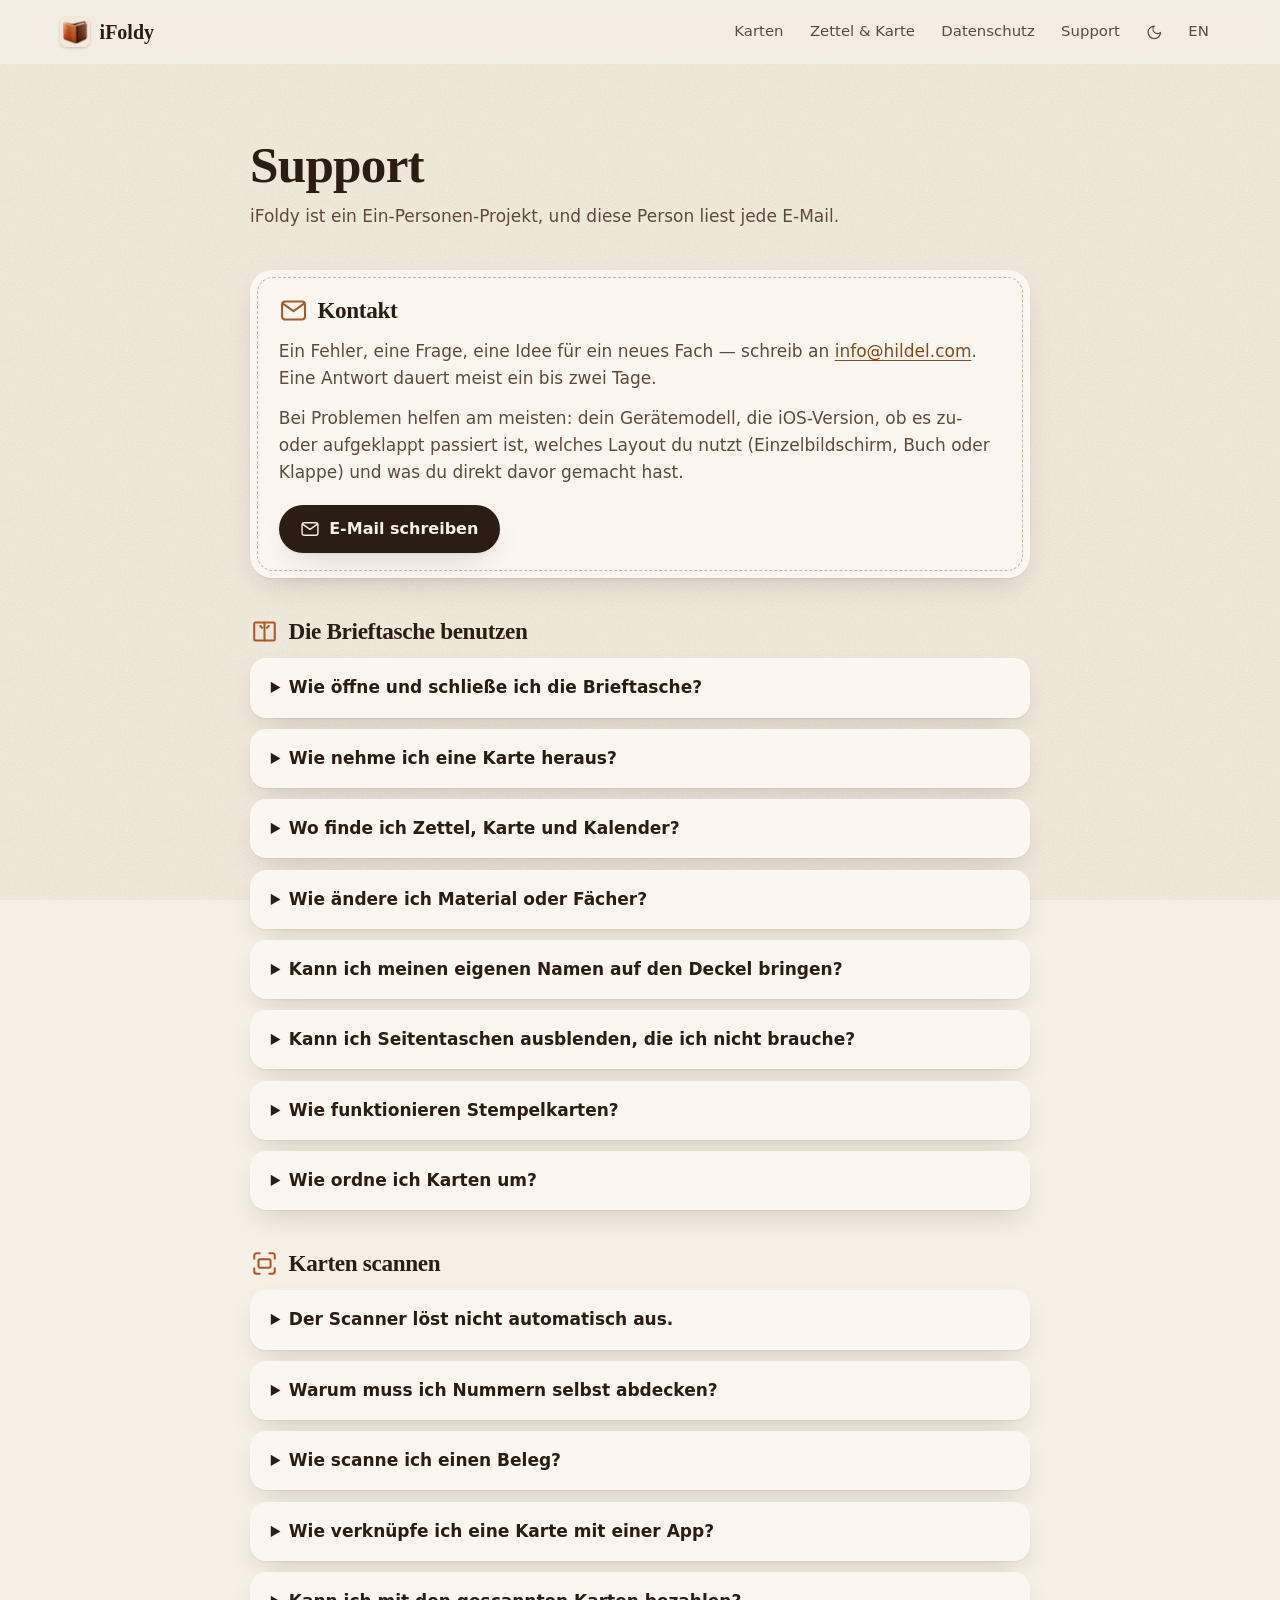
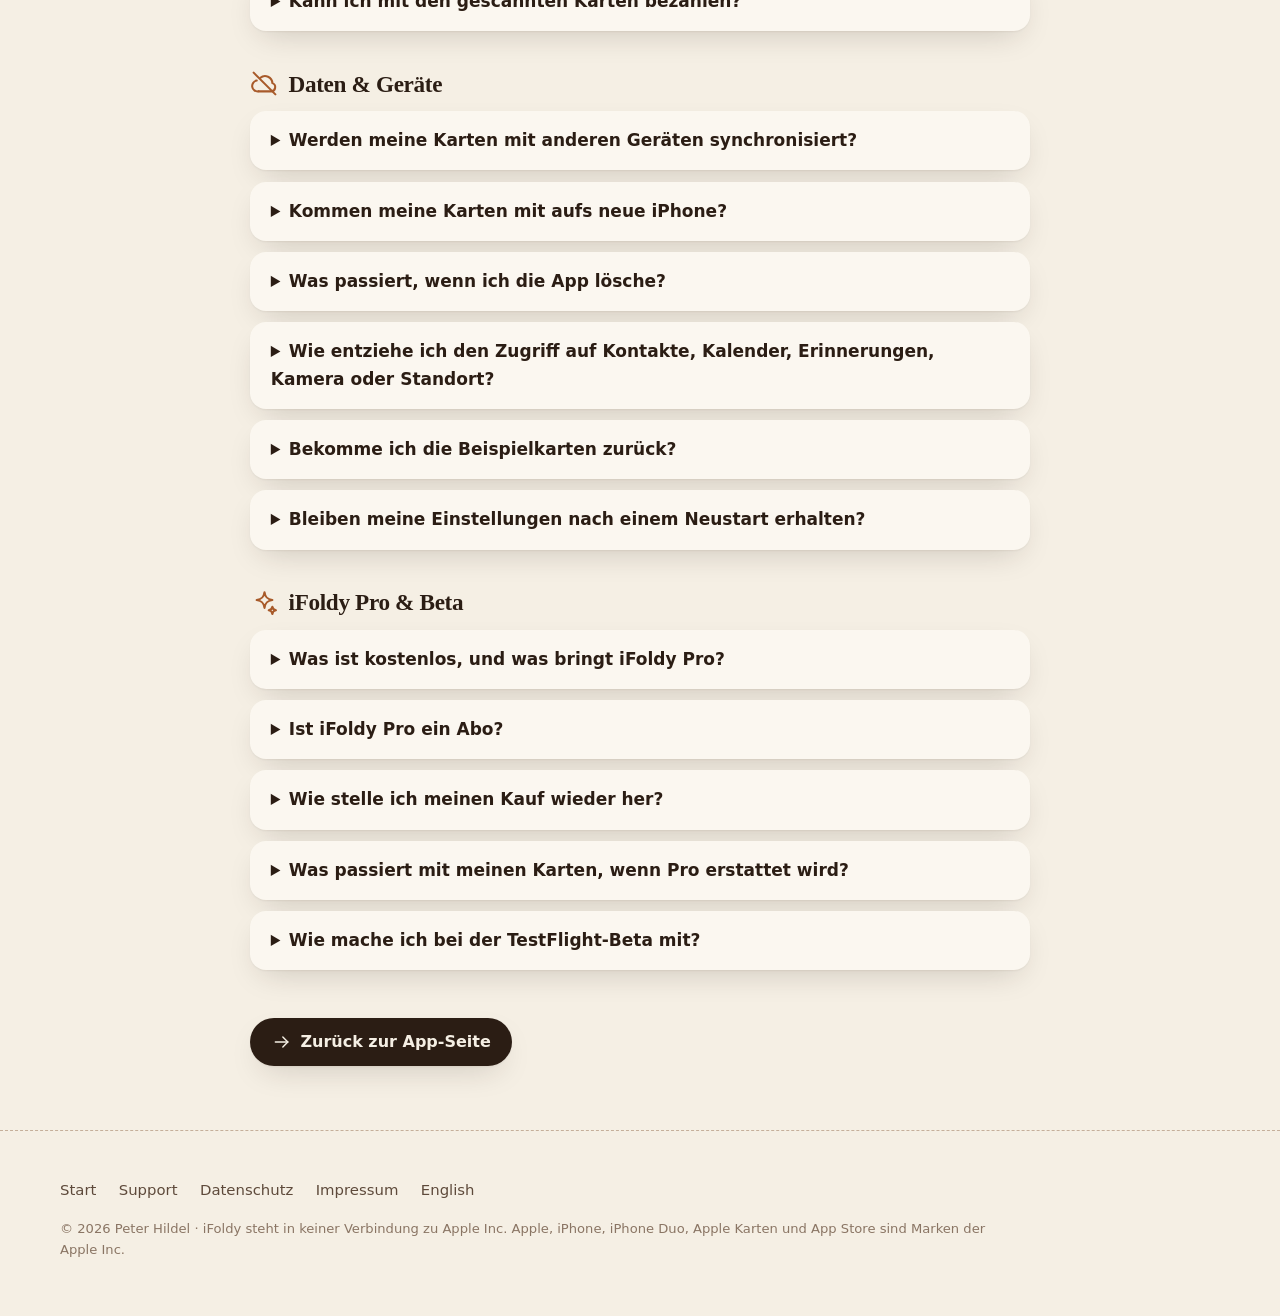
<file: support-de.html>
<!DOCTYPE html>
<html lang="de">
<head>
  <meta charset="UTF-8">
  <meta name="viewport" content="width=device-width, initial-scale=1.0">
  <title>Support — iFoldy</title>
  <meta name="description" content="Hilfe und Antworten zu iFoldy, der fühlbaren Brieftasche für das iPhone Duo.">
  <link rel="canonical" href="https://ifoldy.app/support-de.html">
  <link rel="alternate" hreflang="en" href="https://ifoldy.app/support.html">
  <link rel="alternate" hreflang="de" href="https://ifoldy.app/support-de.html">
  <link rel="alternate" hreflang="x-default" href="https://ifoldy.app/support.html">
  <meta name="theme-color" content="#F5EFE4" media="(prefers-color-scheme: light)">
  <meta name="theme-color" content="#1A120D" media="(prefers-color-scheme: dark)">
  <link rel="icon" href="assets/favicon-64.png" sizes="64x64" type="image/png">
  <link rel="icon" href="assets/favicon-32.png" sizes="32x32" type="image/png">
  <link rel="apple-touch-icon" href="assets/apple-touch-icon.png">
  <script>
    (function () {
      try {
        var saved = localStorage.getItem('theme');
        if (saved === 'dark' || (!saved && matchMedia('(prefers-color-scheme: dark)').matches))
          document.documentElement.classList.add('dark');
      } catch (e) {}
    })();
  </script>
  <link rel="stylesheet" href="assets/landing.css?v=7">
</head>
<body>
<a class="skip" href="#main">Zum Inhalt springen</a>

<div id="nav-top" aria-hidden="true"></div>
<nav class="nav">
  <div class="wrap nav-inner">
    <a class="brand" href="index-de.html">
      <img src="assets/icon-256.png" alt="" width="30" height="30">
      <span>iFoldy</span>
    </a>
    <div class="nav-right">
      <a class="nav-link hide-sm" href="index-de.html#cards">Karten</a>
      <a class="nav-link hide-sm" href="index-de.html#sleeve">Zettel &amp; Karte</a>
      <a class="nav-link hide-sm" href="index-de.html#privacy">Datenschutz</a>
      <a class="nav-link hide-sm" href="support-de.html">Support</a>
      <button id="theme-toggle" class="icon-btn" type="button" aria-label="Zwischen hell und dunkel wechseln" aria-pressed="false">
        <svg class="ico" id="theme-icon" aria-hidden="true"><use href="assets/icons.svg#i-moon"/></svg>
      </button>
      <a class="nav-link" href="support.html" hreflang="en" lang="en">EN</a>
    </div>
  </div>
</nav>

<main class="doc" id="main">
  <h1>Support</h1>
  <p class="doc-meta">iFoldy ist ein Ein-Personen-Projekt, und diese Person liest jede E-Mail.</p>

  <div class="summary">
    <h2><svg class="ico" aria-hidden="true"><use href="assets/icons.svg#i-mail"/></svg> Kontakt</h2>
    <p>Ein Fehler, eine Frage, eine Idee für ein neues Fach — schreib an <a href="mailto:info@hildel.com">info@hildel.com</a>. Eine Antwort dauert meist ein bis zwei Tage.</p>
    <p>Bei Problemen helfen am meisten: dein Gerätemodell, die iOS-Version, ob es zu- oder aufgeklappt passiert ist, welches Layout du nutzt (Einzelbildschirm, Buch oder Klappe) und was du direkt davor gemacht hast.</p>
    <p style="margin-top:1.2rem"><a class="btn btn-primary" href="mailto:info@hildel.com?subject=iFoldy"><svg class="ico" aria-hidden="true"><use href="assets/icons.svg#i-mail"/></svg> E-Mail schreiben</a></p>
  </div>

  <section>
    <h2><svg class="ico" aria-hidden="true"><use href="assets/icons.svg#i-wallet"/></svg> Die Brieftasche benutzen</h2>
    <details>
      <summary>Wie öffne und schließe ich die Brieftasche?</summary>
      <p>Auf dem iPhone Duo klappst du das iPhone auf — die Brieftasche öffnet sich mit, und Zuklappen schließt sie wieder. Der Deckel auf dem Außendisplay ist Zierde und hat keine Bedienelemente. Auf anderen iPhones tippst du auf den Deckel oder wischst ihn nach oben; zum Schließen auf freiem Material nach unten wischen oder „Schließen“ tippen.</p>
    </details>
    <details>
      <summary>Wie nehme ich eine Karte heraus?</summary>
      <p>Tippe auf eine sichtbare Karte oder zieh sie nach oben. Halte einen Stapel gedrückt, um ihn aufzufächern, und zieh die gewünschte Karte heraus. Seitlich ziehen dreht sie, ein Wisch wendet sie, ein Zug an der Unterkante nach unten steckt sie weg.</p>
    </details>
    <details>
      <summary>Wo finde ich Zettel, Karte und Kalender?</summary>
      <p>In den hinteren Einstecktaschen. Auf dem aufgeklappten iPhone Duo sitzt je eine links und rechts vom Falz, im Kartenhalter auf einem Bildschirm am rechten Rand. Tippe auf das herausschauende Papier, um es herauszuziehen; ein Tipp auf das Falt-Symbol oder das Material steckt es zurück.</p>
    </details>
    <details>
      <summary>Wie ändere ich Material oder Fächer?</summary>
      <p>Tippe auf das kleine Zahnrad unten links. Dort findest du Layout (Automatisch, Buch, Klappe), Kartenanordnung, Material &amp; Farbe, Abnutzung, das Verschlussband, Geräusche, Haptik und die App-Sprache.</p>
    </details>
    <details>
      <summary>Kann ich meinen eigenen Namen auf den Deckel bringen?</summary>
      <p>Ja, mit iFoldy Pro. Einstellungen → Brieftasche → Personalisierung: Gib einen Namen mit bis zu 40 Zeichen ein und wähle das Original-Zeichen, ein Symbol oder ein eigenes Bild. Name und Logo lassen sich getrennt zurücksetzen; der Schriftzug innen bleibt iFoldy.</p>
    </details>
    <details>
      <summary>Kann ich Seitentaschen ausblenden, die ich nicht brauche?</summary>
      <p>Mit iFoldy Pro schaltest du unter Einstellungen → Brieftasche → Seitentaschen Notiz &amp; Erinnerungen, Visitenkarten, Fotos, Belege, Karte, Kalender sowie Essen &amp; Treuekarten einzeln ein oder aus. Ausblenden löscht nie den Inhalt.</p>
    </details>
    <details>
      <summary>Wie funktionieren Stempelkarten?</summary>
      <p>Zieh die Tasche „Essen &amp; Treuekarten“ heraus und lege eine Stempelkarte an: Name, Betrieb, Prämie, 5 bis 30 Stempel, eines von sieben Designs oder eigene Fotos. Stempel setzt du direkt an der Karte in deiner Hand. Ist sie voll, hältst du die beim Händler erhaltene Prämie fest, und die Karte beginnt von vorn. Das ist deine eigene Strichliste — sie ersetzt weder die Karte noch die App des Händlers.</p>
    </details>
    <details>
      <summary>Wie ordne ich Karten um?</summary>
      <p>Öffne die Kartensammlung und wähle „In der Wallet anordnen“. Dann Karten gedrückt halten und zwischen den Fächern verschieben. Fach-Menüs und VoiceOver-Aktionen funktionieren auch ohne Ziehen.</p>
    </details>
  </section>
  <section>
    <h2><svg class="ico" aria-hidden="true"><use href="assets/icons.svg#i-scan"/></svg> Karten scannen</h2>
    <details>
      <summary>Der Scanner löst nicht automatisch aus.</summary>
      <p>Leg die Karte auf eine ruhige, kontrastreiche Fläche mit gleichmäßigem Licht und halte das iPhone einen Moment still. „Jetzt aufnehmen“ geht immer, alternativ wählst du ein Foto aus deiner Mediathek.</p>
    </details>
    <details>
      <summary>Warum muss ich Nummern selbst abdecken?</summary>
      <p>Texterkennung kann Details übersehen. Damit nie versehentlich eine vollständige Kartennummer oder ein Sicherheitscode gespeichert wird, bestätigst du beide Seiten selbst und deckst Sensibles vor dem Speichern mit Masken ab.</p>
    </details>
    <details>
      <summary>Wie scanne ich einen Beleg?</summary>
      <p>Karten → Belege öffnet deine Belegsammlung. Scanne mit der Dokumentenkamera — auch mehrere Seiten — oder wähle Fotos, gib dem Beleg einen Namen und sichere ihn. Die Suche findet erkannten deutschen und englischen Text; jeder Beleg lässt sich als ein PDF teilen.</p>
    </details>
    <details>
      <summary>Wie verknüpfe ich eine Karte mit einer App?</summary>
      <p>In der Importvorschau oder unter Karten → Karte bearbeiten → Verknüpfte Apps wählst du eine von 18 Banking- und Gesundheits-Apps, fügst einen eigenen App-Link ein oder nennst einen Kurzbefehl. Für Apps ohne direkten Link führt dich iFoldy durch einen einmaligen Kurzbefehl und kopiert auf Wunsch einen fertigen Prompt für die Kurzbefehle-App. Die Karte in deiner Hand zeigt dann eine Taste, die ihn öffnet.</p>
    </details>
    <details>
      <summary>Kann ich mit den gescannten Karten bezahlen?</summary>
      <p>Nein. iFoldy zeigt Bilder deiner Karten — es ist keine Bezahl-App und fügt nichts zu Apple Wallet hinzu. Mit iFoldy Pro kann eine Karte einen kurzen Hinweis zeigen, wie du Apple Wallet über die Seiten- oder Home-Taste aufrufst; Wallet selbst öffnen kann iFoldy nicht.</p>
    </details>
  </section>
  <section>
    <h2><svg class="ico" aria-hidden="true"><use href="assets/icons.svg#i-cloud-off"/></svg> Daten &amp; Geräte</h2>
    <details>
      <summary>Werden meine Karten mit anderen Geräten synchronisiert?</summary>
      <p>Nein. Karten, Notizen, Fotos und Belege bleiben auf dem Gerät, auf dem sie entstanden sind. iFoldy hat keine eigene Cloud.</p>
    </details>
    <details>
      <summary>Kommen meine Karten mit aufs neue iPhone?</summary>
      <p>Nein — Kartenbilder, Belege und Brieftaschen-Fotos sind bewusst von Geräte-Backups ausgenommen und wandern weder über iCloud noch über ein Computer-Backup. Bitte scanne deine Karten auf dem neuen Gerät erneut.</p>
    </details>
    <details>
      <summary>Was passiert, wenn ich die App lösche?</summary>
      <p>Alle von iFoldy gespeicherten Karten, Notizen und Einstellungen werden mit gelöscht. Erinnerungen und Kalendereinträge liegen in Apples eigenen Apps und bleiben unberührt.</p>
    </details>
    <details>
      <summary>Wie entziehe ich den Zugriff auf Kontakte, Kalender, Erinnerungen, Kamera oder Standort?</summary>
      <p>In der Einstellungen-App unter Datenschutz &amp; Sicherheit oder unter Einstellungen → Apps → iFoldy. Die betroffenen Funktionen zeigen dann einfach keine Daten mehr.</p>
    </details>
    <details>
      <summary>Bekomme ich die Beispielkarten zurück?</summary>
      <p>Die drei Startkarten werden einmal angelegt und lassen sich dauerhaft löschen. Die Beispiel-Brieftaschen (Alltag · Europa, Reise · Europa, Alltag · USA, Alltag · Japan und Alltag · Indien) findest du unter Einstellungen → Kartensammlung; sie berühren deine eigenen Karten nie. Dort schaltest du auch „Realistische Beispielkarten“ für detaillierte Muster ein.</p>
    </details>
    <details>
      <summary>Bleiben meine Einstellungen nach einem Neustart erhalten?</summary>
      <p>Ja. Material, Abnutzung, Layout, Kartenanordnung, Verschlussband, Haptik, Geräusche, Darstellung und Sprache werden auf dem Gerät gespeichert, sobald du sie änderst.</p>
    </details>
  </section>
  <section>
    <h2><svg class="ico" aria-hidden="true"><use href="assets/icons.svg#i-sparkle"/></svg> iFoldy Pro &amp; Beta</h2>
    <details>
      <summary>Was ist kostenlos, und was bringt iFoldy Pro?</summary>
      <p>Kostenlos: jede Faltung und jedes Fach, die Beispiel-Brieftaschen, bis zu drei eigene Karten, Leder in Cognac, Espresso und Bordeaux in allen Zuständen sowie Zettel, Karte, Kalender, Visitenkarten, Fotos, Belege und Stempelkarten. Pro bringt unbegrenzt eigene Karten, die fünf weiteren Oberflächen, das Verschlussband, Name und Logo auf dem Deckel, das Ausweisfenster, alle Visitenkarten-Designs, die Auswahl der Seitentaschen, das Hinzufügen und Abhaken von Erinnerungen und Apple-Wallet-Hinweise auf Karten.</p>
    </details>
    <details>
      <summary>Ist iFoldy Pro ein Abo?</summary>
      <p>Nein. Es ist ein einmaliger In-App-Kauf über den App Store, ohne laufende Kosten. Den Preis siehst du im App Store und in der App.</p>
    </details>
    <details>
      <summary>Wie stelle ich meinen Kauf wieder her?</summary>
      <p>Einstellungen → Käufe wiederherstellen. Mit demselben Apple Account ist Pro dann auch auf deinen anderen Geräten wieder freigeschaltet.</p>
    </details>
    <details>
      <summary>Was passiert mit meinen Karten, wenn Pro erstattet wird?</summary>
      <p>Es wird nichts gelöscht. Alle Karten bleiben nutzbar und bearbeitbar, gespeicherte Gestaltungen bleiben sichtbar. Nur eine vierte Karte und neue Pro-Änderungen gehen erst wieder mit aktivem Pro.</p>
    </details>
    <details>
      <summary>Wie mache ich bei der TestFlight-Beta mit?</summary>
      <p>Gib auf der <a href="index-de.html#beta">Startseite</a> deine E-Mail-Adresse ein und drück auf Senden. Du bekommst per E-Mail eine Einladung über Apples TestFlight-App; installiere TestFlight auf deinem iPhone und nimm sie an. Du kannst die Beta jederzeit in TestFlight wieder verlassen.</p>
    </details>
  </section>

  <div class="back">
    <a href="index-de.html" class="btn btn-primary"><svg class="ico" aria-hidden="true"><use href="assets/icons.svg#i-arrow-right"/></svg> Zurück zur App-Seite</a>
  </div>
</main>

<footer class="footer">
  <div class="wrap">
    <div class="footer-links">
      <a href="index-de.html">Start</a>
      <a href="support-de.html">Support</a>
      <a href="privacy-de.html">Datenschutz</a>
      <a href="impressum-de.html">Impressum</a>
      <a href="support.html" hreflang="en" lang="en">English</a>
    </div>
    <p class="footer-note tiny">© <span id="year">2026</span> Peter Hildel · iFoldy steht in keiner Verbindung zu Apple Inc. Apple, iPhone, iPhone Duo, Apple Karten und App Store sind Marken der Apple&nbsp;Inc.</p>
  </div>
</footer>

<script src="assets/site.js?v=3" defer></script>
</body>
</html>
</file>
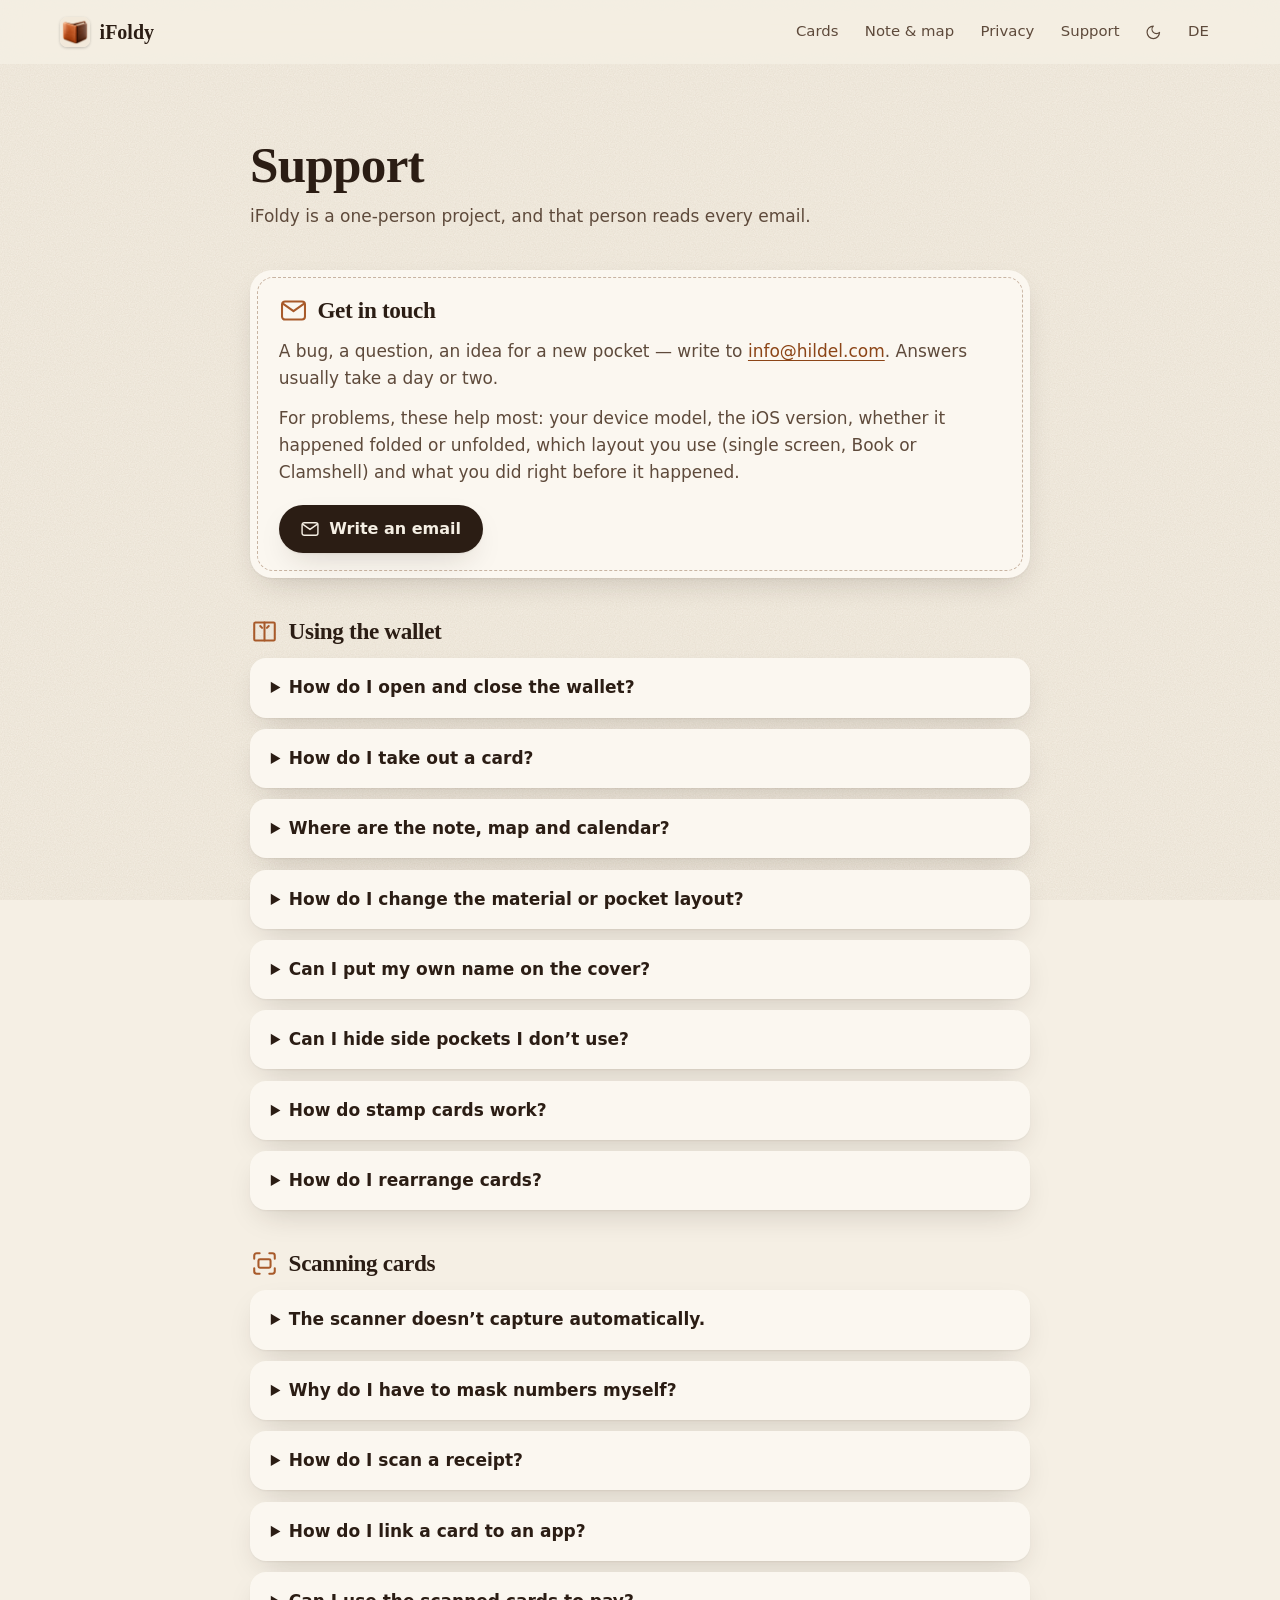
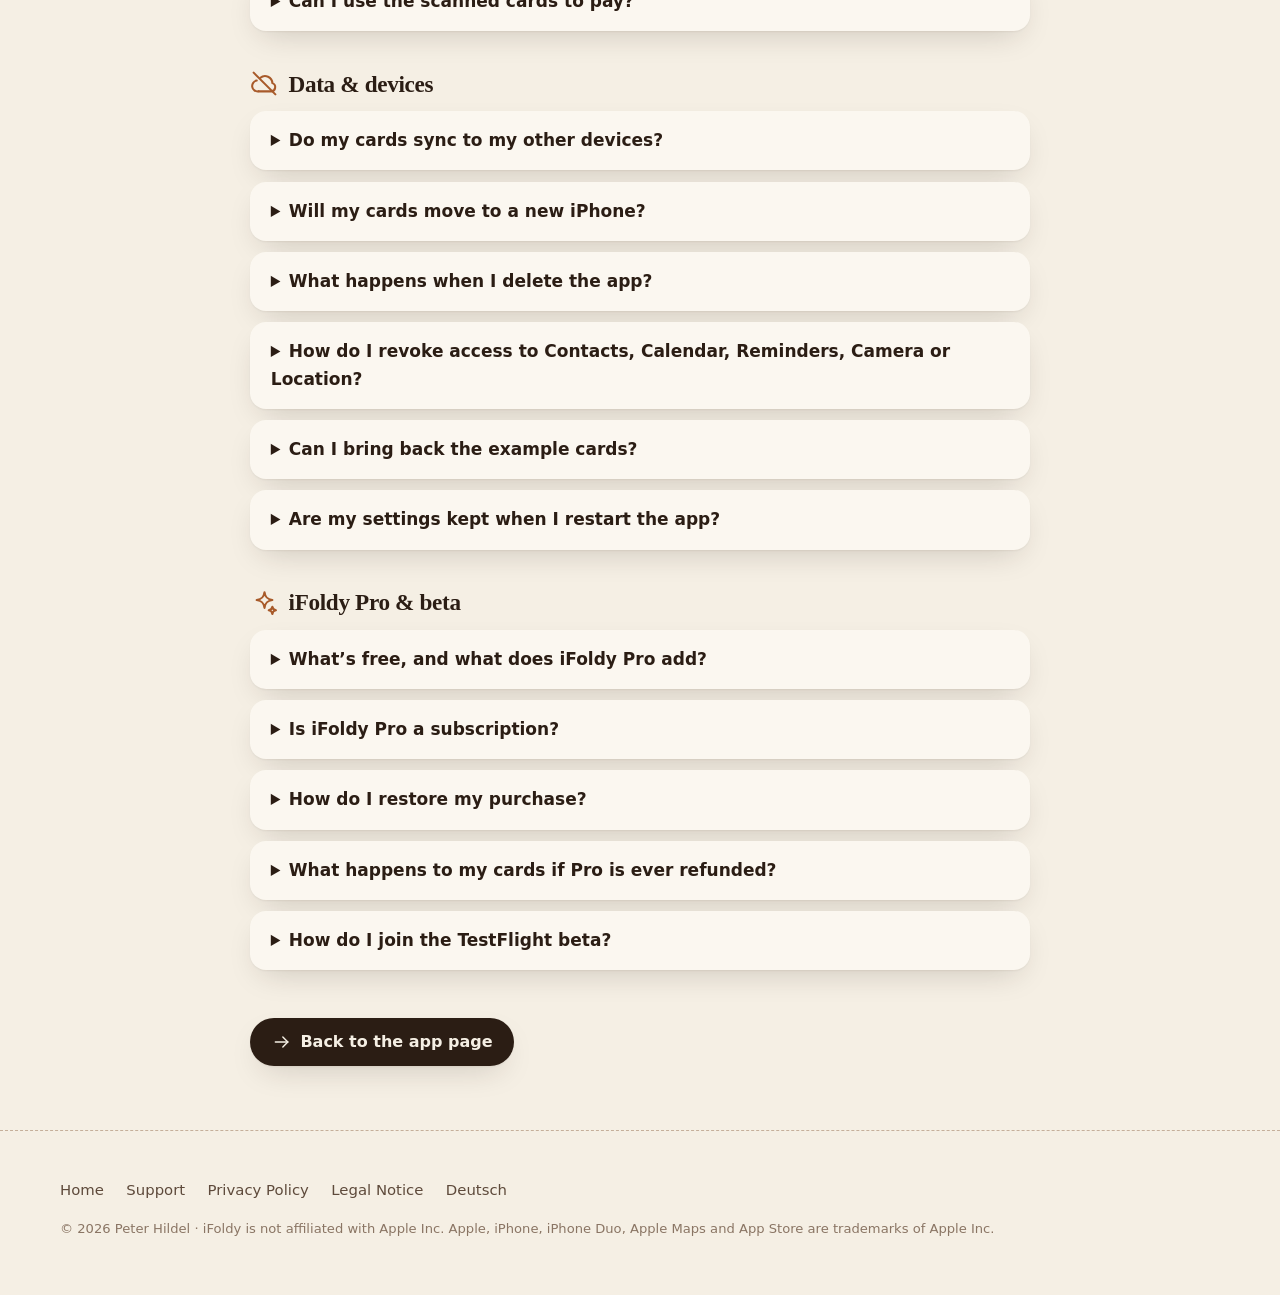
<file: support.html>
<!DOCTYPE html>
<html lang="en">
<head>
  <meta charset="UTF-8">
  <meta name="viewport" content="width=device-width, initial-scale=1.0">
  <title>Support — iFoldy</title>
  <meta name="description" content="Help and answers for iFoldy, the tactile wallet made for iPhone Duo.">
  <link rel="canonical" href="https://ifoldy.app/support.html">
  <link rel="alternate" hreflang="en" href="https://ifoldy.app/support.html">
  <link rel="alternate" hreflang="de" href="https://ifoldy.app/support-de.html">
  <link rel="alternate" hreflang="x-default" href="https://ifoldy.app/support.html">
  <meta name="theme-color" content="#F5EFE4" media="(prefers-color-scheme: light)">
  <meta name="theme-color" content="#1A120D" media="(prefers-color-scheme: dark)">
  <link rel="icon" href="assets/favicon-64.png" sizes="64x64" type="image/png">
  <link rel="icon" href="assets/favicon-32.png" sizes="32x32" type="image/png">
  <link rel="apple-touch-icon" href="assets/apple-touch-icon.png">
  <script>
    (function () {
      try {
        var saved = localStorage.getItem('theme');
        if (saved === 'dark' || (!saved && matchMedia('(prefers-color-scheme: dark)').matches))
          document.documentElement.classList.add('dark');
      } catch (e) {}
    })();
  </script>
  <link rel="stylesheet" href="assets/landing.css?v=7">
</head>
<body>
<a class="skip" href="#main">Skip to content</a>

<div id="nav-top" aria-hidden="true"></div>
<nav class="nav">
  <div class="wrap nav-inner">
    <a class="brand" href="index.html">
      <img src="assets/icon-256.png" alt="" width="30" height="30">
      <span>iFoldy</span>
    </a>
    <div class="nav-right">
      <a class="nav-link hide-sm" href="index.html#cards">Cards</a>
      <a class="nav-link hide-sm" href="index.html#sleeve">Note &amp; map</a>
      <a class="nav-link hide-sm" href="index.html#privacy">Privacy</a>
      <a class="nav-link hide-sm" href="support.html">Support</a>
      <button id="theme-toggle" class="icon-btn" type="button" aria-label="Switch between light and dark" aria-pressed="false">
        <svg class="ico" id="theme-icon" aria-hidden="true"><use href="assets/icons.svg#i-moon"/></svg>
      </button>
      <a class="nav-link" href="support-de.html" hreflang="de" lang="de">DE</a>
    </div>
  </div>
</nav>

<main class="doc" id="main">
  <h1>Support</h1>
  <p class="doc-meta">iFoldy is a one-person project, and that person reads every email.</p>

  <div class="summary">
    <h2><svg class="ico" aria-hidden="true"><use href="assets/icons.svg#i-mail"/></svg> Get in touch</h2>
    <p>A bug, a question, an idea for a new pocket — write to <a href="mailto:info@hildel.com">info@hildel.com</a>. Answers usually take a day or two.</p>
    <p>For problems, these help most: your device model, the iOS version, whether it happened folded or unfolded, which layout you use (single screen, Book or Clamshell) and what you did right before it happened.</p>
    <p style="margin-top:1.2rem"><a class="btn btn-primary" href="mailto:info@hildel.com?subject=iFoldy"><svg class="ico" aria-hidden="true"><use href="assets/icons.svg#i-mail"/></svg> Write an email</a></p>
  </div>

  <section>
    <h2><svg class="ico" aria-hidden="true"><use href="assets/icons.svg#i-wallet"/></svg> Using the wallet</h2>
    <details>
      <summary>How do I open and close the wallet?</summary>
      <p>On iPhone Duo, unfold the phone — the wallet opens with it, and folding it closes the wallet again. The cover on the outer display is decorative and has no controls. On other iPhones, tap the cover or swipe it upward; to close, swipe down on free material or tap Close.</p>
    </details>
    <details>
      <summary>How do I take out a card?</summary>
      <p>Tap or pull an exposed card upward. Hold a stack to fan it out, then pull any card upward. Drag sideways to turn it, flick to flip it, and drag the lower edge down to put it away.</p>
    </details>
    <details>
      <summary>Where are the note, map and calendar?</summary>
      <p>In the rear slip pockets. On the open iPhone Duo there is one on each side of the fold; on the single-screen holder the sleeve sits at the right edge. Tap the paper peeking out to pull it out; tap the fold icon or the surrounding material to put it back.</p>
    </details>
    <details>
      <summary>How do I change the material or pocket layout?</summary>
      <p>Tap the small gear at the lower left. You’ll find layout (Automatic, Book, Clamshell), card arrangement, Material &amp; Color, wear, the retaining band, sounds, haptics and the app language there.</p>
    </details>
    <details>
      <summary>Can I put my own name on the cover?</summary>
      <p>Yes, with iFoldy Pro. Settings → Wallet → Personalization: enter a name of up to 40 characters and pick the original mark, a symbol or your own picture. Name and logo can be reset separately; the lettering inside stays iFoldy.</p>
    </details>
    <details>
      <summary>Can I hide side pockets I don’t use?</summary>
      <p>With iFoldy Pro, Settings → Wallet → Side pockets switches Notes &amp; Reminders, Business cards, Photos, Receipts, Map, Calendar and Food &amp; Loyalty on or off individually. Hiding a pocket never deletes what’s in it.</p>
    </details>
    <details>
      <summary>How do stamp cards work?</summary>
      <p>Pull out the Food &amp; Loyalty pocket and add a stamp card: name, shop, reward, 5 to 30 stamps, one of seven designs or your own photos. Add stamps right on the card in your hand. When it’s full, log the reward you received from the shop and the card starts over. It’s your own tally — it doesn’t replace the shop’s card or app.</p>
    </details>
    <details>
      <summary>How do I rearrange cards?</summary>
      <p>Open the card collection and choose Arrange in wallet, then hold and drag cards between pockets. Pocket menus and VoiceOver actions work without dragging.</p>
    </details>
  </section>
  <section>
    <h2><svg class="ico" aria-hidden="true"><use href="assets/icons.svg#i-scan"/></svg> Scanning cards</h2>
    <details>
      <summary>The scanner doesn’t capture automatically.</summary>
      <p>Place the card on a plain, contrasting surface with even light and hold the phone steady for a moment. You can always tap Capture now, or pick a photo from your library instead.</p>
    </details>
    <details>
      <summary>Why do I have to mask numbers myself?</summary>
      <p>Text recognition can miss details. So that a full card number or security code is never stored by accident, you confirm both sides yourself and cover anything sensitive with opaque masks before saving.</p>
    </details>
    <details>
      <summary>How do I scan a receipt?</summary>
      <p>Cards → Receipts opens your receipt collection. Scan with the document camera — several pages at once — or pick photos, give the receipt a name and save. Search finds recognised English and German text; every receipt can be shared as one PDF.</p>
    </details>
    <details>
      <summary>How do I link a card to an app?</summary>
      <p>In the import preview or under Cards → Edit card → Linked apps, pick one of 18 banking and health apps, paste your own app link or name a Shortcut. For apps without a direct link, iFoldy walks you through a one-time Shortcut and can copy a ready prompt for the Shortcuts app. The card in your hand then shows a button that opens it.</p>
    </details>
    <details>
      <summary>Can I use the scanned cards to pay?</summary>
      <p>No. iFoldy shows pictures of your cards — it is not a payment app and doesn’t add anything to Apple Wallet. With iFoldy Pro, a card can show a short hint on bringing up Apple Wallet with the side or Home button; iFoldy can’t open Wallet itself.</p>
    </details>
  </section>
  <section>
    <h2><svg class="ico" aria-hidden="true"><use href="assets/icons.svg#i-cloud-off"/></svg> Data &amp; devices</h2>
    <details>
      <summary>Do my cards sync to my other devices?</summary>
      <p>No. Cards, notes, photos and receipts stay on the device they were created on. iFoldy has no cloud of its own.</p>
    </details>
    <details>
      <summary>Will my cards move to a new iPhone?</summary>
      <p>No — card images, receipts and wallet photos are deliberately excluded from device backups, so they don’t travel through iCloud or a computer backup. Please rescan your cards on the new device.</p>
    </details>
    <details>
      <summary>What happens when I delete the app?</summary>
      <p>All cards, notes and settings stored by iFoldy are removed with it. Reminders and calendar events live in Apple’s own apps and stay untouched.</p>
    </details>
    <details>
      <summary>How do I revoke access to Contacts, Calendar, Reminders, Camera or Location?</summary>
      <p>In the iOS Settings app → Privacy &amp; Security, or under Settings → Apps → iFoldy. The features that need that access simply stop showing data.</p>
    </details>
    <details>
      <summary>Can I bring back the example cards?</summary>
      <p>The three starter cards are seeded once and can be deleted permanently. The example wallets (Everyday · Europe, Travel · Europe, Everyday · USA, Everyday · Japan and Everyday · India) are under Settings → Wallet collection and never touch your own cards. There you can also switch on Realistic sample cards for detailed specimens.</p>
    </details>
    <details>
      <summary>Are my settings kept when I restart the app?</summary>
      <p>Yes. Material, wear, layout, card arrangement, retaining band, haptics, sounds, theme and language are saved on the device the moment you change them.</p>
    </details>
  </section>
  <section>
    <h2><svg class="ico" aria-hidden="true"><use href="assets/icons.svg#i-sparkle"/></svg> iFoldy Pro &amp; beta</h2>
    <details>
      <summary>What’s free, and what does iFoldy Pro add?</summary>
      <p>Free: every fold and pocket, the example wallets, up to three cards of your own, Cognac, Espresso and Bordeaux leather in all conditions, and the note, map, calendar, business cards, photos, receipts and stamp cards. Pro adds unlimited cards, the five other finishes, the retaining band, your name and logo on the cover, the ID window, all business-card designs, choosing your side pockets, adding and completing Reminders and Apple Wallet hints on cards.</p>
    </details>
    <details>
      <summary>Is iFoldy Pro a subscription?</summary>
      <p>No. It is a single in-app purchase through the App Store, with no recurring fees. The price is shown in the App Store and in the app.</p>
    </details>
    <details>
      <summary>How do I restore my purchase?</summary>
      <p>Settings → Restore Purchases. On the same Apple Account, Pro is unlocked again on your other devices.</p>
    </details>
    <details>
      <summary>What happens to my cards if Pro is ever refunded?</summary>
      <p>Nothing is deleted. All your cards stay usable and editable, and saved designs keep showing. You just can’t add a fourth card or make new Pro changes until Pro is active again.</p>
    </details>
    <details>
      <summary>How do I join the TestFlight beta?</summary>
      <p>Enter your email address in the form on the <a href="index.html#beta">home page</a> and press Send. You’ll get an invitation from Apple’s TestFlight app by email; install TestFlight on your iPhone and accept it. You can leave the beta at any time in TestFlight.</p>
    </details>
  </section>

  <div class="back">
    <a href="index.html" class="btn btn-primary"><svg class="ico" aria-hidden="true"><use href="assets/icons.svg#i-arrow-right"/></svg> Back to the app page</a>
  </div>
</main>

<footer class="footer">
  <div class="wrap">
    <div class="footer-links">
      <a href="index.html">Home</a>
      <a href="support.html">Support</a>
      <a href="privacy.html">Privacy Policy</a>
      <a href="impressum.html">Legal Notice</a>
      <a href="support-de.html" hreflang="de" lang="de">Deutsch</a>
    </div>
    <p class="footer-note tiny">© <span id="year">2026</span> Peter Hildel · iFoldy is not affiliated with Apple Inc. Apple, iPhone, iPhone Duo, Apple Maps and App Store are trademarks of Apple&nbsp;Inc.</p>
  </div>
</footer>

<script src="assets/site.js?v=3" defer></script>
</body>
</html>
</file>
<file: assets/landing.css>
/* iFoldy — landing page.
   Light is cream paper, dark is espresso leather. Tokens live on :root / .dark. */

:root {
  --bg: #F5EFE4;
  --bg-2: #EDE4D4;
  --surface: #FBF7F0;
  --ink: #2B1D14;
  --ink-2: #5E4A3B;
  --ink-3: #8A7564;
  --line: rgba(60, 38, 22, .14);
  --accent: #A85A2A;          /* cognac */
  --accent-ink: #8C4517;
  --accent-soft: rgba(168, 90, 42, .12);
  --stitch: rgba(120, 72, 36, .38);
  --leather: #8B4A24;
  --leather-2: #6B3517;
  --shadow: 0 1px 2px rgba(43, 29, 20, .06), 0 12px 32px -12px rgba(43, 29, 20, .22);
  --shadow-lg: 0 2px 4px rgba(43, 29, 20, .08), 0 40px 80px -30px rgba(43, 29, 20, .45);
  --radius: 22px;
  --serif: ui-serif, "New York", "Iowan Old Style", "Palatino Linotype", Palatino, Georgia, serif;
  --sans: -apple-system, BlinkMacSystemFont, "SF Pro Text", "Segoe UI", system-ui, Roboto, "Helvetica Neue", Arial, sans-serif;
  color-scheme: light;
}

.dark {
  --bg: #1A120D;
  --bg-2: #22170F;
  --surface: #2A1C13;
  --ink: #F3E9DC;
  --ink-2: #CDBBA7;
  --ink-3: #9C8875;
  --line: rgba(243, 233, 220, .12);
  --accent: #E0965E;
  --accent-ink: #F0AD78;
  --accent-soft: rgba(224, 150, 94, .14);
  --stitch: rgba(232, 190, 150, .32);
  --shadow: 0 1px 2px rgba(0, 0, 0, .3), 0 12px 32px -12px rgba(0, 0, 0, .6);
  --shadow-lg: 0 2px 4px rgba(0, 0, 0, .3), 0 40px 80px -30px rgba(0, 0, 0, .8);
  color-scheme: dark;
}

*, *::before, *::after { box-sizing: border-box; }
html { -webkit-text-size-adjust: 100%; scroll-behavior: smooth; scroll-padding-top: 80px; }
@media (prefers-reduced-motion: reduce) { html { scroll-behavior: auto; } }

body {
  margin: 0;
  background: var(--bg);
  color: var(--ink);
  font: 17px/1.6 var(--sans);
  -webkit-font-smoothing: antialiased;
  overflow-x: hidden;
}
/* Faint paper grain; turns into leather pores in dark. */
body::before {
  content: "";
  position: fixed; inset: 0; z-index: -1; pointer-events: none;
  background-image: url("data:image/svg+xml,%3Csvg xmlns='http://www.w3.org/2000/svg' width='160' height='160'%3E%3Cfilter id='n'%3E%3CfeTurbulence type='fractalNoise' baseFrequency='.85' numOctaves='2' stitchTiles='stitch'/%3E%3CfeColorMatrix values='0 0 0 0 .3 0 0 0 0 .2 0 0 0 0 .1 0 0 0 .5 0'/%3E%3C/filter%3E%3Crect width='100%25' height='100%25' filter='url(%23n)'/%3E%3C/svg%3E");
  opacity: .28;
}
.dark body::before { opacity: .5; }

img, video { display: block; max-width: 100%; height: auto; }
a { color: var(--accent-ink); text-underline-offset: .18em; }
a:hover { color: var(--accent); }
:focus-visible { outline: 2.5px solid var(--accent); outline-offset: 3px; border-radius: 6px; }

h1, h2, h3 { font-family: var(--serif); font-weight: 600; letter-spacing: -.015em; line-height: 1.12; margin: 0; color: var(--ink); }
h1 { font-size: clamp(2.6rem, 6.4vw, 4.6rem); }
h2 { font-size: clamp(2rem, 4.4vw, 3.1rem); }
h3 { font-size: 1.3rem; letter-spacing: -.005em; }
p { margin: 0; }

.wrap { width: min(1160px, 100% - 32px); margin-inline: auto; }
.skip { position: absolute; left: -999px; top: 8px; z-index: 100; background: var(--surface); padding: .5rem 1rem; border-radius: 8px; }
.skip:focus { left: 16px; }
.tiny { font-size: .82rem; }
.muted { color: var(--ink-3); }
.accent { color: var(--accent); font-style: italic; }

.ico { width: 1.25em; height: 1.25em; flex: none; fill: none; stroke: currentColor; stroke-width: 1.7; stroke-linecap: round; stroke-linejoin: round; vertical-align: -.22em; }

/* ---------- Nav ---------- */
#nav-top { position: absolute; top: 0; height: 1px; width: 1px; }
.nav {
  position: sticky; top: 0; z-index: 50;
  background: color-mix(in srgb, var(--bg) 82%, transparent);
  -webkit-backdrop-filter: saturate(1.4) blur(16px);
  backdrop-filter: saturate(1.4) blur(16px);
  transition: box-shadow .3s;
}
.nav.scrolled { box-shadow: 0 1px 0 var(--line), 0 10px 30px -20px rgba(0, 0, 0, .35); }
.nav-inner { display: flex; align-items: center; justify-content: space-between; height: 64px; gap: 1rem; }
.brand { display: flex; align-items: center; gap: .6rem; text-decoration: none; color: var(--ink); font-family: var(--serif); font-weight: 600; font-size: 1.25rem; }
.brand img { border-radius: 7px; box-shadow: 0 1px 3px rgba(0, 0, 0, .2); }
.nav-right { display: flex; align-items: center; gap: .25rem; }
.nav-link { color: var(--ink-2); text-decoration: none; font-size: .93rem; padding: .45rem .7rem; border-radius: 999px; }
.nav-link:hover { color: var(--ink); background: var(--accent-soft); }
.icon-btn { display: grid; place-items: center; width: 38px; height: 38px; border-radius: 999px; border: 0; background: transparent; color: var(--ink-2); cursor: pointer; }
.icon-btn:hover { background: var(--accent-soft); color: var(--ink); }
@media (max-width: 820px) { .hide-sm { display: none; } }

/* ---------- Buttons & pills ---------- */
.btn {
  display: inline-flex; align-items: center; gap: .55rem;
  padding: .85rem 1.35rem; border-radius: 999px;
  font: 600 1rem/1 var(--sans); text-decoration: none; cursor: pointer; border: 0;
  transition: transform .2s cubic-bezier(.3, 1.5, .5, 1), background .2s, box-shadow .2s;
}
.btn:active { transform: scale(.97); }
.btn-primary { background: var(--ink); color: var(--bg); box-shadow: var(--shadow); }
.btn-primary:hover { color: var(--bg); transform: translateY(-1px); }
.btn-secondary { background: var(--accent-soft); color: var(--accent-ink); }
.btn-secondary:hover { color: var(--accent-ink); background: color-mix(in srgb, var(--accent) 20%, transparent); }
.btn-row { display: flex; flex-wrap: wrap; gap: .75rem; }

.store-badge {
  display: inline-flex; align-items: center; gap: .7rem;
  padding: .6rem 1.2rem .6rem 1rem; border-radius: 14px;
  background: var(--ink); color: var(--bg); text-decoration: none; box-shadow: var(--shadow);
}
.store-badge .ico { width: 1.7rem; height: 1.7rem; }
.store-badge small { display: block; font-size: .7rem; opacity: .75; line-height: 1.1; }
.store-badge b { display: block; font: 600 1.15rem/1.15 var(--sans); }
.store-badge:hover { color: var(--bg); }

.pill-row { display: flex; flex-wrap: wrap; gap: .5rem; }
.pill { display: inline-flex; align-items: center; gap: .4rem; padding: .4rem .8rem; border-radius: 999px; font-size: .86rem; color: var(--ink-2); background: var(--surface); box-shadow: inset 0 0 0 1px var(--line); }
.pill .ico { color: var(--accent); width: 1.05rem; height: 1.05rem; }

.eyebrow { display: inline-flex; align-items: center; gap: .5rem; font-size: .8rem; font-weight: 600; text-transform: uppercase; letter-spacing: .14em; color: var(--accent); margin-bottom: 1rem; }
.eyebrow::before { content: ""; width: 22px; border-top: 1.5px dashed currentColor; }

/* ---------- Hero ---------- */
.hero { padding: clamp(2.5rem, 6vw, 5rem) 0 clamp(3rem, 7vw, 6rem); }
.hero-grid { display: grid; grid-template-columns: .9fr 1.1fr; gap: clamp(2rem, 5vw, 5rem); align-items: center; }
.hero-copy { display: grid; gap: 1.6rem; justify-items: start; }
.hero-icon { width: 88px; height: 88px; border-radius: 20px; box-shadow: var(--shadow); }
.lede { font-size: clamp(1.08rem, 1.6vw, 1.25rem); color: var(--ink-2); max-width: 34em; }
@media (max-width: 880px) {
  .hero-grid { grid-template-columns: 1fr; }
  .hero-icon { width: 72px; height: 72px; border-radius: 16px; }
}

/* The phone in the hero: the cover lies over the open interior and slides up. */
.phone-demo { display: grid; justify-items: center; gap: 1.1rem; }
.phone {
  position: relative;
  width: min(330px, 72vw);
  aspect-ratio: 1206 / 2622;
  border-radius: 15% / 7%;
  padding: 2.6%;
  background: linear-gradient(145deg, #3a332e, #121010 60%, #2a2522);
  box-shadow: var(--shadow-lg), inset 0 0 0 1.5px rgba(255, 255, 255, .12);
}
.phone .screen { position: relative; width: 100%; height: 100%; border-radius: 12.5% / 5.9%; overflow: hidden; background: #2a1a10; isolation: isolate; }
.phone .screen > img { position: absolute; inset: 0; width: 100%; height: 100%; object-fit: cover; }
.phone .island { position: absolute; z-index: 3; top: 2.4%; left: 50%; width: 31%; height: 3.4%; transform: translateX(-50%); background: #000; border-radius: 999px; }

.cover {
  position: absolute; inset: 0; z-index: 2;
  border: 0; padding: 0; margin: 0; background: none; cursor: grab;
  touch-action: none;
  transition: transform .9s cubic-bezier(.22, 1.18, .36, 1);
  will-change: transform;
}
.cover img { position: absolute; inset: 0; width: 100%; height: 100%; object-fit: cover; transition: opacity .35s; }
.cover img:not(.on) { opacity: 0; }
.cover::after { /* the cover's lower edge throws a shadow onto the pockets */
  content: ""; position: absolute; left: 0; right: 0; bottom: -18px; height: 18px;
  background: linear-gradient(rgba(0, 0, 0, .45), transparent);
}
.cover.dragging { transition: none; cursor: grabbing; }
.phone-demo.open .cover { transform: translateY(-101%); }
@media (prefers-reduced-motion: reduce) { .cover { transition: none; } }

.demo-hint { display: inline-flex; align-items: center; gap: .45rem; font-size: .88rem; color: var(--ink-3); }
.demo-hint .ico { color: var(--accent); }

.swatches { display: flex; gap: .55rem; }
.swatch {
  width: 34px; height: 34px; border-radius: 999px; border: 0; cursor: pointer; padding: 0;
  box-shadow: inset 0 0 0 1.5px rgba(255, 255, 255, .22), 0 1px 3px rgba(0, 0, 0, .3);
  outline: 1.5px dashed transparent; outline-offset: 3px;
  transition: transform .2s cubic-bezier(.3, 1.6, .5, 1);
}
.swatch:hover { transform: scale(1.08); }
.swatch[aria-pressed="true"] { outline-color: var(--accent); }

/* iPhone Duo frames (ShotForge artwork). The screen sits under the frame's opening;
   offsets come from the SVGs' opening rects: inner 2853×2007 at 75,75 of 3003×2157,
   outer 1398×2034 at 109,109 of 1616×2252. */
.duo { position: relative; aspect-ratio: 3003 / 2157; filter: drop-shadow(0 30px 40px rgba(20, 10, 4, .35)); }
.duo > .screen {
  position: absolute; left: 2.4975%; top: 3.477%; width: 95.005%; height: 93.046%;
  border-radius: 4.8% / 6.83%; overflow: hidden; background: #1c120c;
}
.duo > .screen > img, .duo > .screen > video { width: 100%; height: 100%; object-fit: cover; }
.duo::after, .duo-outer::after {
  content: ""; position: absolute; inset: 0; pointer-events: none;
  background: url("frame-duo-inner.svg") center / 100% 100% no-repeat;
}
.duo-outer { position: relative; aspect-ratio: 1616 / 2252; filter: drop-shadow(0 24px 30px rgba(20, 10, 4, .4)); }
.duo-outer::after { background-image: url("frame-duo-outer.svg"); }
.duo-outer > .screen {
  position: absolute; left: 6.745%; top: 4.84%; width: 86.51%; height: 90.32%;
  border-radius: 8.94% / 6.15%; overflow: hidden; background: #1c120c;
}
.duo-outer > .screen > img { width: 100%; height: 100%; object-fit: cover; }

/* Hero: the open Duo, with the folded one leaning in front of it. */
.duo-hero { position: relative; padding: 0 0 14% 0; }
.duo-hero .duo-outer { position: absolute; width: 30%; left: -6%; bottom: 0; transform: rotate(-6deg); }
@media (max-width: 880px) { .duo-hero { margin-inline: 4% 0; } .duo-hero .duo-outer { left: -3%; } }

/* The fold recording has its own grey stage; the panel matches it. */
.fold-stage { background: #272727; border-radius: 28px; overflow: hidden; box-shadow: var(--shadow-lg); }
.fold-stage video { width: 100%; aspect-ratio: 4 / 3; }
.fold-stage figcaption { padding: .8rem 1.2rem 1rem; color: #b9b2aa; font-size: .88rem; }

.duo-pair { position: relative; padding-bottom: 10%; }
.duo-pair .duo:nth-child(2) { position: absolute; width: 62%; right: 0; bottom: 0; }
.duo-pair .duo:nth-child(1) { width: 86%; }

.duo-covers { display: flex; align-items: flex-end; justify-content: center; gap: clamp(1rem, 4vw, 3rem); margin-top: clamp(2.5rem, 5vw, 4rem); }
.duo-covers .duo { width: min(560px, 60%); }
.duo-covers .duo-outer { width: min(240px, 26%); }

/* Material fills, reused in the materials grid. */
.m-cognac   { background: radial-gradient(circle at 30% 25%, #B86A3A, #8B4A24 60%, #6B3517); }
.m-espresso { background: radial-gradient(circle at 30% 25%, #6A4634, #48301F 60%, #2E1D12); }
.m-bordeaux { background: radial-gradient(circle at 30% 25%, #8E3446, #6B1F30 60%, #4A1220); }
.m-forest   { background: radial-gradient(circle at 30% 25%, #3E6B4E, #2A4D37 60%, #1A3324); }
.m-sand     { background: radial-gradient(circle at 30% 25%, #DCC29C, #C6A77C 60%, #A78A62); }
.m-olive    { background: repeating-linear-gradient(90deg, rgba(255,255,255,.05) 0 2px, transparent 2px 4px), repeating-linear-gradient(0deg, rgba(0,0,0,.08) 0 2px, transparent 2px 4px), #6E7148; }
.m-navy     { background: repeating-linear-gradient(90deg, rgba(255,255,255,.05) 0 2px, transparent 2px 4px), repeating-linear-gradient(0deg, rgba(0,0,0,.1) 0 2px, transparent 2px 4px), #2C3A55; }
.m-carbon   { background: repeating-linear-gradient(45deg, #2a2d32 0 3px, #1a1c20 3px 6px), #222; }

/* ---------- Sections ---------- */
section.block { padding: clamp(4rem, 9vw, 7.5rem) 0; }
section.block.tinted { background: var(--bg-2); }
.section-head { display: grid; gap: 1rem; max-width: 46rem; margin-bottom: clamp(2.2rem, 5vw, 3.5rem); }
.section-head p { font-size: 1.12rem; color: var(--ink-2); }
.section-head.center { margin-inline: auto; text-align: center; justify-items: center; }

.split { display: grid; grid-template-columns: 1fr 1fr; gap: clamp(2rem, 6vw, 5.5rem); align-items: center; }
.split.flip > :first-child { order: 2; }
@media (max-width: 880px) { .split, .split.flip { grid-template-columns: 1fr; } .split.flip > :first-child { order: 0; } }

.feature-list { display: grid; gap: 1.4rem; margin: 0; padding: 0; list-style: none; }
.feature-list li { display: grid; grid-template-columns: auto 1fr; gap: .2rem 1rem; }
.feature-list .badge { grid-row: span 2; }
.feature-list h3 { font-size: 1.12rem; }
.feature-list p { color: var(--ink-2); font-size: .98rem; }

.badge {
  display: grid; place-items: center; width: 44px; height: 44px; border-radius: 13px;
  color: var(--accent); background: var(--accent-soft);
  box-shadow: inset 0 0 0 1px color-mix(in srgb, var(--accent) 22%, transparent);
}
.badge .ico { width: 1.35rem; height: 1.35rem; }

.gallery { display: grid; grid-template-columns: repeat(3, 1fr); gap: clamp(1rem, 2.5vw, 1.6rem); margin-top: clamp(2rem, 5vw, 3.5rem); }
.gallery figure { margin: 0; display: grid; gap: .9rem; align-content: start; }
.gallery figcaption { font-size: .95rem; color: var(--ink-2); }
.gallery figcaption b { color: var(--ink); font-weight: 600; display: block; font-family: var(--serif); font-size: 1.05rem; }
@media (max-width: 880px) { .gallery { grid-template-columns: 1fr; } }

/* Materials */
.materials { display: grid; grid-template-columns: repeat(4, 1fr); gap: 1rem; }
.material {
  position: relative; border-radius: 18px; aspect-ratio: 4 / 3; padding: 1rem; color: #fff;
  display: flex; flex-direction: column; justify-content: flex-end;
  box-shadow: var(--shadow), inset 0 1px 0 rgba(255, 255, 255, .15);
  overflow: hidden;
}
.material::before { content: ""; position: absolute; inset: 9px; border: 1.5px dashed rgba(255, 255, 255, .32); border-radius: 11px; pointer-events: none; }
.material b { font-family: var(--serif); font-size: 1.15rem; font-weight: 600; position: relative; text-shadow: 0 1px 2px rgba(0, 0, 0, .4); }
.material span { font-size: .8rem; opacity: .85; position: relative; }
.material.m-sand { color: #3a2a18; }
.material.m-sand::before { border-color: rgba(60, 40, 20, .3); }
.material.m-sand b { text-shadow: none; }
@media (max-width: 880px) { .materials { grid-template-columns: repeat(2, 1fr); } .material { aspect-ratio: 2 / 1; } }

/* Detail cards */
.cards { display: grid; grid-template-columns: repeat(3, 1fr); gap: 1rem; }
.card {
  position: relative; background: var(--surface); border-radius: var(--radius); padding: 1.6rem;
  display: grid; gap: .7rem; align-content: start;
  box-shadow: var(--shadow);
}
.card::after { content: ""; position: absolute; inset: 7px; border: 1.2px dashed var(--stitch); border-radius: calc(var(--radius) - 6px); pointer-events: none; opacity: .7; }
.card p { color: var(--ink-2); font-size: .97rem; }
@media (max-width: 960px) { .cards { grid-template-columns: repeat(2, 1fr); } }
@media (max-width: 600px) { .cards { grid-template-columns: 1fr; } }

/* Privacy: a leather panel in both themes. */
.leather-panel {
  position: relative; border-radius: 30px; padding: clamp(2rem, 5vw, 4rem); color: #F6E8D8;
  background:
    radial-gradient(120% 90% at 15% 0%, rgba(255, 210, 160, .18), transparent 60%),
    linear-gradient(160deg, #8B4A24, #5E2D12);
  box-shadow: var(--shadow-lg), inset 0 1px 0 rgba(255, 255, 255, .15);
  overflow: hidden;
}
.leather-panel::before { content: ""; position: absolute; inset: 14px; border: 1.8px dashed rgba(255, 225, 190, .35); border-radius: 20px; pointer-events: none; }
.leather-panel h2 { color: #FFF3E6; }
.leather-panel .eyebrow { color: #F2C39A; }
.leather-panel p { color: rgba(246, 232, 216, .86); }
.leather-panel .grid { position: relative; display: grid; grid-template-columns: 1fr 1fr; gap: 2rem 3rem; margin-top: 2.5rem; }
.leather-panel .grid div { display: grid; grid-template-columns: auto 1fr; gap: .25rem 1rem; }
.leather-panel .grid .ico { grid-row: span 2; width: 1.6rem; height: 1.6rem; color: #F2C39A; margin-top: .15rem; }
.leather-panel h3 { color: #FFF3E6; font-size: 1.12rem; }
.leather-panel a { color: #FFD6B0; }
@media (max-width: 760px) { .leather-panel .grid { grid-template-columns: 1fr; } }

/* Requirements / CTA */
.cta { text-align: center; display: grid; justify-items: center; gap: 1.5rem; }
.cta .hero-icon { width: 112px; height: 112px; border-radius: 25px; }
.req { display: flex; flex-wrap: wrap; justify-content: center; gap: .5rem; }

/* ---------- Footer ---------- */
.footer { padding: 3rem 0 3.5rem; border-top: 1px dashed var(--stitch); }
.footer-links { display: flex; flex-wrap: wrap; gap: .4rem 1.4rem; margin-bottom: 1rem; }
.footer-links a { color: var(--ink-2); text-decoration: none; font-size: .93rem; }
.footer-links a:hover { color: var(--ink); }
.footer-note { color: var(--ink-3); max-width: 60rem; }

/* ---------- Document pages (privacy, support, legal) ---------- */
.doc { width: min(780px, 100% - 32px); margin: 0 auto; padding: clamp(2.5rem, 6vw, 4.5rem) 0 4rem; }
.doc h1 { font-size: clamp(2.2rem, 5vw, 3.2rem); margin-bottom: .6rem; }
.doc-meta { color: var(--ink-3); margin-bottom: 2.5rem; }
.doc section { margin-top: 2.4rem; }
.doc h2 { font-size: 1.45rem; display: flex; align-items: center; gap: .6rem; margin-bottom: .8rem; }
.doc h2 .ico { color: var(--accent); }
.doc p, .doc li { color: var(--ink-2); }
.doc p + p { margin-top: .8rem; }
.doc ul { padding-left: 1.2rem; margin: .8rem 0 0; display: grid; gap: .45rem; }
.doc strong { color: var(--ink); }
.doc .summary { position: relative; background: var(--surface); border-radius: var(--radius); padding: 1.6rem 1.8rem; box-shadow: var(--shadow); }
.doc .summary::after { content: ""; position: absolute; inset: 7px; border: 1.2px dashed var(--stitch); border-radius: 16px; pointer-events: none; }
.doc .summary h2 { margin-top: 0; }
.doc dl { display: grid; grid-template-columns: max-content 1fr; gap: .4rem 1.2rem; margin: 0; }
.doc dt { color: var(--ink); font-weight: 600; }
.doc dd { margin: 0; color: var(--ink-2); }
.doc details { background: var(--surface); border-radius: 16px; padding: 1rem 1.3rem; box-shadow: var(--shadow); }
.doc details + details { margin-top: .7rem; }
.doc summary { cursor: pointer; font-weight: 600; color: var(--ink); }
.doc details p { margin-top: .7rem; }
.doc .back { margin-top: 3rem; }

/* ---------- Reveal ---------- */
.reveal { opacity: 0; transform: translateY(18px); transition: opacity .8s ease, transform .9s cubic-bezier(.2, .9, .3, 1); }
.reveal.in { opacity: 1; transform: none; }
@media (prefers-reduced-motion: reduce) { .reveal { opacity: 1; transform: none; transition: none; } }

/* Sleeve contents under the gallery, and the personalization notes under the covers. */
.pockets-list { margin-top: clamp(2rem, 5vw, 3.5rem); }
.personal-list { grid-template-columns: repeat(3, 1fr); gap: 1.6rem 2rem; margin-top: clamp(2.5rem, 5vw, 3.5rem); }
@media (max-width: 880px) { .personal-list { grid-template-columns: 1fr; } }

/* Pro: a champagne ribbon on locked finishes and a small tag on Pro features, as in the app. */
.material.pro::after {
  content: "PRO"; position: absolute; top: 14px; right: -34px; width: 120px; transform: rotate(45deg);
  background: linear-gradient(90deg, #E9D5A8, #CFAF72); color: #3A2A14; text-align: center;
  font: 700 .62rem/1 var(--sans); letter-spacing: .16em; padding: .32rem 0; box-shadow: 0 2px 6px rgba(0, 0, 0, .25);
}
.pro-tag {
  display: inline-block; vertical-align: .15em; margin-left: .35rem; padding: .18rem .45rem; border-radius: 6px;
  background: linear-gradient(90deg, #E9D5A8, #CFAF72); color: #3A2A14;
  font: 700 .62rem/1 var(--sans); letter-spacing: .12em; text-transform: uppercase;
}
.personal-list { grid-template-columns: repeat(2, 1fr); }
@media (max-width: 880px) { .personal-list { grid-template-columns: 1fr; } }

.plans { display: grid; grid-template-columns: 1fr 1fr; gap: 1rem; }
.plan { position: relative; background: var(--surface); border-radius: var(--radius); padding: 1.5rem 1.5rem 1.6rem; box-shadow: var(--shadow); }
.plan::after { content: ""; position: absolute; inset: 7px; border: 1.2px dashed var(--stitch); border-radius: calc(var(--radius) - 6px); pointer-events: none; opacity: .7; }
.plan h3 { margin-bottom: .8rem; }
.plan ul { margin: 0; padding: 0; list-style: none; display: grid; gap: .55rem; }
.plan li { position: relative; padding-left: 1.4rem; color: var(--ink-2); font-size: .95rem; line-height: 1.45; }
.plan li::before { content: ""; position: absolute; left: .1rem; top: .45em; width: .55rem; height: .3rem; border: solid var(--accent); border-width: 0 0 2px 2px; transform: rotate(-45deg); }
.plan-pro { background: linear-gradient(160deg, #3A271B, #24170F); color: #F3E9DC; }
.plan-pro::after { border-color: rgba(233, 213, 168, .4); }
.plan-pro h3 { color: #E9D5A8; }
.plan-pro li { color: rgba(243, 233, 220, .86); }
.plan-pro li::before { border-color: #E9D5A8; }
.plans-note { color: var(--ink-3); margin-top: 1rem; }
@media (max-width: 600px) { .plans { grid-template-columns: 1fr; } }

/* TestFlight sign-up */
.sr-only { position: absolute; width: 1px; height: 1px; padding: 0; margin: -1px; overflow: hidden; clip: rect(0 0 0 0); white-space: nowrap; border: 0; }
.nav-beta { color: var(--accent-ink); font-weight: 600; }
.beta {
  position: relative; width: min(560px, 100%); display: grid; gap: .8rem; text-align: left;
  background: var(--surface); border-radius: var(--radius); padding: 1.6rem 1.7rem; box-shadow: var(--shadow);
}
.beta::after { content: ""; position: absolute; inset: 7px; border: 1.2px dashed var(--stitch); border-radius: calc(var(--radius) - 6px); pointer-events: none; opacity: .7; }
.beta > * { position: relative; z-index: 1; }
.beta p { color: var(--ink-2); font-size: .97rem; }
.beta-row { display: flex; gap: .6rem; }
.beta input[type="email"] {
  flex: 1; min-width: 0; padding: .8rem 1.1rem; border-radius: 999px; border: 1px solid var(--line);
  background: var(--bg); color: var(--ink); font: 1rem/1.2 var(--sans);
}
.beta input[type="email"]:focus { outline: 2px solid var(--accent); outline-offset: 1px; }
.beta button[disabled] { opacity: .6; cursor: progress; }
.beta-status:empty { display: none; }
.beta-status { font-weight: 600; }
.beta[data-state="done"] .beta-status { color: #3E7B4F; }
.dark .beta[data-state="done"] .beta-status { color: #8FD0A0; }
.beta[data-state="failed"] .beta-status { color: #B3412C; }
.dark .beta[data-state="failed"] .beta-status { color: #F09A84; }
@media (max-width: 480px) { .beta-row { flex-direction: column; } .beta-row .btn { justify-content: center; } }

/* Vintage teaser: the aged wallet is revealed right of the line; the range covers the screen. */
.wear-block { margin-top: clamp(4rem, 9vw, 6.5rem); }
.wear-block .section-head { margin-bottom: 1.6rem; }
.wear { --cut: 50%; }
.wear .screen > img, .wear-aged img { position: absolute; inset: 0; width: 100%; height: 100%; object-fit: cover; }
.wear-aged { position: absolute; inset: 0; clip-path: inset(0 0 0 var(--cut)); }
.wear-aged img { transition: opacity .35s; }
.wear-aged img.swapping { opacity: 0; }
.wear-line { position: absolute; top: 0; bottom: 0; left: var(--cut); width: 2px; margin-left: -1px; background: rgba(255, 244, 228, .9); box-shadow: 0 0 10px rgba(0, 0, 0, .45); pointer-events: none; }
.wear-line::after {
  content: ""; position: absolute; top: 50%; left: 50%; width: 34px; height: 34px; transform: translate(-50%, -50%);
  border-radius: 999px; background: rgba(255, 244, 228, .95) url("data:image/svg+xml,%3Csvg xmlns='http://www.w3.org/2000/svg' viewBox='0 0 24 24' fill='none' stroke='%235E3A1F' stroke-width='2' stroke-linecap='round' stroke-linejoin='round'%3E%3Cpath d='m9 6-6 6 6 6M15 6l6 6-6 6'/%3E%3C/svg%3E") center / 18px no-repeat;
  box-shadow: 0 2px 8px rgba(0, 0, 0, .35);
}
.wear-tag { position: absolute; top: 5%; padding: .3rem .65rem; border-radius: 999px; background: rgba(26, 18, 13, .62); color: #F6E8D8; font: 600 .74rem/1 var(--sans); letter-spacing: .04em; pointer-events: none; backdrop-filter: blur(4px); }
.wear-tag-l { left: 4%; }
.wear-tag-r { right: 4%; }
.wear-range { position: absolute; inset: 0; width: 100%; height: 100%; margin: 0; opacity: 0; cursor: ew-resize; z-index: 2; }
.wear:has(.wear-range:focus-visible) .wear-line::after { outline: 3px solid var(--accent); outline-offset: 2px; }
.wear-chips { display: flex; flex-wrap: wrap; gap: .5rem; }
.wear-chips button {
  padding: .5rem .95rem; border-radius: 999px; border: 0; cursor: pointer;
  background: var(--surface); color: var(--ink-2); font: 600 .9rem/1 var(--sans); box-shadow: inset 0 0 0 1px var(--line);
}
.wear-chips button[aria-pressed="true"] { background: var(--ink); color: var(--bg); box-shadow: none; }
</file>
